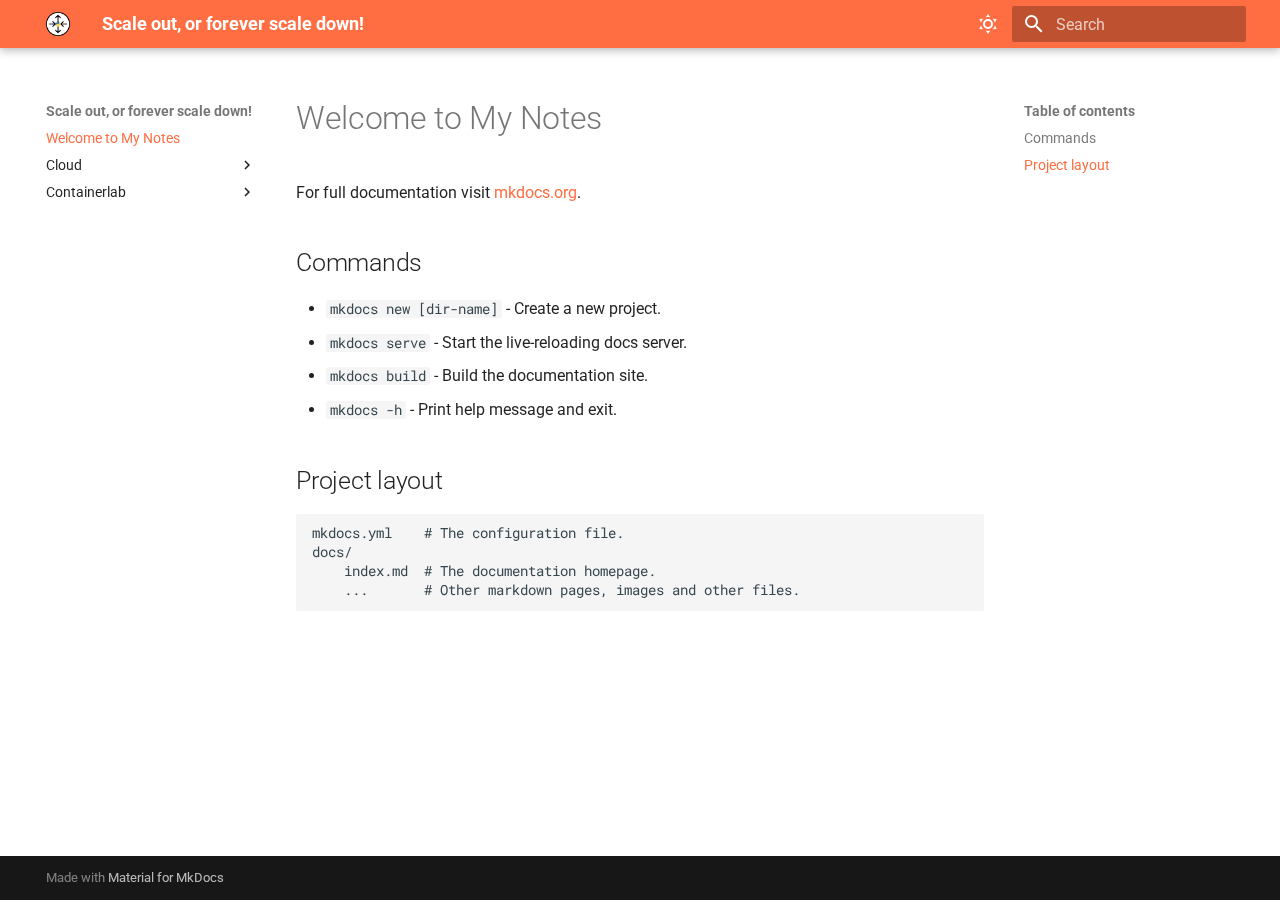
<file: index.html>
<!doctype html>
<html lang="en" class="no-js">
  <head>
    
      <meta charset="utf-8">
      <meta name="viewport" content="width=device-width,initial-scale=1">
      
        <meta name="description" content="mkdocs site to keep my notes">
      
      
      
        <link rel="canonical" href="https://net4fungr.github.io/mynotes/">
      
      
      
        <link rel="next" href="Cloud/multicloud/">
      
      
      <link rel="icon" href="assets/pyrtr.png">
      <meta name="generator" content="mkdocs-1.6.1, mkdocs-material-9.6.8">
    
    
      
        <title>Scale out, or forever scale down!</title>
      
    
    
      <link rel="stylesheet" href="assets/stylesheets/main.8608ea7d.min.css">
      
        
        <link rel="stylesheet" href="assets/stylesheets/palette.06af60db.min.css">
      
      


    
    
      
    
    
      
        
        
        <link rel="preconnect" href="https://fonts.gstatic.com" crossorigin>
        <link rel="stylesheet" href="https://fonts.googleapis.com/css?family=Roboto:300,300i,400,400i,700,700i%7CRoboto+Mono:400,400i,700,700i&display=fallback">
        <style>:root{--md-text-font:"Roboto";--md-code-font:"Roboto Mono"}</style>
      
    
    
      <link rel="stylesheet" href="stylesheets/extra.css">
    
      <link rel="stylesheet" href="stylesheets/gists.css">
    
    <script>__md_scope=new URL(".",location),__md_hash=e=>[...e].reduce(((e,_)=>(e<<5)-e+_.charCodeAt(0)),0),__md_get=(e,_=localStorage,t=__md_scope)=>JSON.parse(_.getItem(t.pathname+"."+e)),__md_set=(e,_,t=localStorage,a=__md_scope)=>{try{t.setItem(a.pathname+"."+e,JSON.stringify(_))}catch(e){}}</script>
    
      

    
    
    
  </head>
  
  
    
    
      
    
    
    
    
    <body dir="ltr" data-md-color-scheme="default" data-md-color-primary="indigo" data-md-color-accent="indigo">
  
    
    <input class="md-toggle" data-md-toggle="drawer" type="checkbox" id="__drawer" autocomplete="off">
    <input class="md-toggle" data-md-toggle="search" type="checkbox" id="__search" autocomplete="off">
    <label class="md-overlay" for="__drawer"></label>
    <div data-md-component="skip">
      
        
        <a href="#welcome-to-my-notes" class="md-skip">
          Skip to content
        </a>
      
    </div>
    <div data-md-component="announce">
      
    </div>
    
    
      

  

<header class="md-header md-header--shadow" data-md-component="header">
  <nav class="md-header__inner md-grid" aria-label="Header">
    <a href="." title="Scale out, or forever scale down!" class="md-header__button md-logo" aria-label="Scale out, or forever scale down!" data-md-component="logo">
      
  <img src="assets/pyrtr.png" alt="logo">

    </a>
    <label class="md-header__button md-icon" for="__drawer">
      
      <svg xmlns="http://www.w3.org/2000/svg" viewBox="0 0 24 24"><path d="M3 6h18v2H3zm0 5h18v2H3zm0 5h18v2H3z"/></svg>
    </label>
    <div class="md-header__title" data-md-component="header-title">
      <div class="md-header__ellipsis">
        <div class="md-header__topic">
          <span class="md-ellipsis">
            Scale out, or forever scale down!
          </span>
        </div>
        <div class="md-header__topic" data-md-component="header-topic">
          <span class="md-ellipsis">
            
              Welcome to My Notes
            
          </span>
        </div>
      </div>
    </div>
    
      
        <form class="md-header__option" data-md-component="palette">
  
    
    
    
    <input class="md-option" data-md-color-media="(prefers-color-scheme)" data-md-color-scheme="default" data-md-color-primary="indigo" data-md-color-accent="indigo"  aria-label="Switch to light mode"  type="radio" name="__palette" id="__palette_0">
    
      <label class="md-header__button md-icon" title="Switch to light mode" for="__palette_1" hidden>
        <svg xmlns="http://www.w3.org/2000/svg" viewBox="0 0 24 24"><path d="M12 7a5 5 0 0 1 5 5 5 5 0 0 1-5 5 5 5 0 0 1-5-5 5 5 0 0 1 5-5m0 2a3 3 0 0 0-3 3 3 3 0 0 0 3 3 3 3 0 0 0 3-3 3 3 0 0 0-3-3m0-7 2.39 3.42C13.65 5.15 12.84 5 12 5s-1.65.15-2.39.42zM3.34 7l4.16-.35A7.2 7.2 0 0 0 5.94 8.5c-.44.74-.69 1.5-.83 2.29zm.02 10 1.76-3.77a7.131 7.131 0 0 0 2.38 4.14zM20.65 7l-1.77 3.79a7.02 7.02 0 0 0-2.38-4.15zm-.01 10-4.14.36c.59-.51 1.12-1.14 1.54-1.86.42-.73.69-1.5.83-2.29zM12 22l-2.41-3.44c.74.27 1.55.44 2.41.44.82 0 1.63-.17 2.37-.44z"/></svg>
      </label>
    
  
    
    
    
    <input class="md-option" data-md-color-media="(prefers-color-scheme: light)" data-md-color-scheme="default" data-md-color-primary="deep-orange" data-md-color-accent="deep-purple"  aria-label="Switch to dark mode"  type="radio" name="__palette" id="__palette_1">
    
      <label class="md-header__button md-icon" title="Switch to dark mode" for="__palette_2" hidden>
        <svg xmlns="http://www.w3.org/2000/svg" viewBox="0 0 24 24"><path d="m17.75 4.09-2.53 1.94.91 3.06-2.63-1.81-2.63 1.81.91-3.06-2.53-1.94L12.44 4l1.06-3 1.06 3zm3.5 6.91-1.64 1.25.59 1.98-1.7-1.17-1.7 1.17.59-1.98L15.75 11l2.06-.05L18.5 9l.69 1.95zm-2.28 4.95c.83-.08 1.72 1.1 1.19 1.85-.32.45-.66.87-1.08 1.27C15.17 23 8.84 23 4.94 19.07c-3.91-3.9-3.91-10.24 0-14.14.4-.4.82-.76 1.27-1.08.75-.53 1.93.36 1.85 1.19-.27 2.86.69 5.83 2.89 8.02a9.96 9.96 0 0 0 8.02 2.89m-1.64 2.02a12.08 12.08 0 0 1-7.8-3.47c-2.17-2.19-3.33-5-3.49-7.82-2.81 3.14-2.7 7.96.31 10.98 3.02 3.01 7.84 3.12 10.98.31"/></svg>
      </label>
    
  
    
    
    
    <input class="md-option" data-md-color-media="(prefers-color-scheme: dark)" data-md-color-scheme="slate" data-md-color-primary="blue-grey" data-md-color-accent="amber"  aria-label="Switch to system preference"  type="radio" name="__palette" id="__palette_2">
    
      <label class="md-header__button md-icon" title="Switch to system preference" for="__palette_0" hidden>
        <svg xmlns="http://www.w3.org/2000/svg" viewBox="0 0 24 24"><path d="m14.3 16-.7-2h-3.2l-.7 2H7.8L11 7h2l3.2 9zM20 8.69V4h-4.69L12 .69 8.69 4H4v4.69L.69 12 4 15.31V20h4.69L12 23.31 15.31 20H20v-4.69L23.31 12zm-9.15 3.96h2.3L12 9z"/></svg>
      </label>
    
  
</form>
      
    
    
      <script>var palette=__md_get("__palette");if(palette&&palette.color){if("(prefers-color-scheme)"===palette.color.media){var media=matchMedia("(prefers-color-scheme: light)"),input=document.querySelector(media.matches?"[data-md-color-media='(prefers-color-scheme: light)']":"[data-md-color-media='(prefers-color-scheme: dark)']");palette.color.media=input.getAttribute("data-md-color-media"),palette.color.scheme=input.getAttribute("data-md-color-scheme"),palette.color.primary=input.getAttribute("data-md-color-primary"),palette.color.accent=input.getAttribute("data-md-color-accent")}for(var[key,value]of Object.entries(palette.color))document.body.setAttribute("data-md-color-"+key,value)}</script>
    
    
    
      <label class="md-header__button md-icon" for="__search">
        
        <svg xmlns="http://www.w3.org/2000/svg" viewBox="0 0 24 24"><path d="M9.5 3A6.5 6.5 0 0 1 16 9.5c0 1.61-.59 3.09-1.56 4.23l.27.27h.79l5 5-1.5 1.5-5-5v-.79l-.27-.27A6.52 6.52 0 0 1 9.5 16 6.5 6.5 0 0 1 3 9.5 6.5 6.5 0 0 1 9.5 3m0 2C7 5 5 7 5 9.5S7 14 9.5 14 14 12 14 9.5 12 5 9.5 5"/></svg>
      </label>
      <div class="md-search" data-md-component="search" role="dialog">
  <label class="md-search__overlay" for="__search"></label>
  <div class="md-search__inner" role="search">
    <form class="md-search__form" name="search">
      <input type="text" class="md-search__input" name="query" aria-label="Search" placeholder="Search" autocapitalize="off" autocorrect="off" autocomplete="off" spellcheck="false" data-md-component="search-query" required>
      <label class="md-search__icon md-icon" for="__search">
        
        <svg xmlns="http://www.w3.org/2000/svg" viewBox="0 0 24 24"><path d="M9.5 3A6.5 6.5 0 0 1 16 9.5c0 1.61-.59 3.09-1.56 4.23l.27.27h.79l5 5-1.5 1.5-5-5v-.79l-.27-.27A6.52 6.52 0 0 1 9.5 16 6.5 6.5 0 0 1 3 9.5 6.5 6.5 0 0 1 9.5 3m0 2C7 5 5 7 5 9.5S7 14 9.5 14 14 12 14 9.5 12 5 9.5 5"/></svg>
        
        <svg xmlns="http://www.w3.org/2000/svg" viewBox="0 0 320 512"><!--! Font Awesome Free 6.7.2 by @fontawesome - https://fontawesome.com License - https://fontawesome.com/license/free (Icons: CC BY 4.0, Fonts: SIL OFL 1.1, Code: MIT License) Copyright 2024 Fonticons, Inc.--><path d="M41.4 233.4c-12.5 12.5-12.5 32.8 0 45.3l160 160c12.5 12.5 32.8 12.5 45.3 0s12.5-32.8 0-45.3L109.3 256l137.3-137.4c12.5-12.5 12.5-32.8 0-45.3s-32.8-12.5-45.3 0l-160 160z"/></svg>
      </label>
      <nav class="md-search__options" aria-label="Search">
        
        <button type="reset" class="md-search__icon md-icon" title="Clear" aria-label="Clear" tabindex="-1">
          
          <svg xmlns="http://www.w3.org/2000/svg" viewBox="0 0 24 24"><path d="M19 6.41 17.59 5 12 10.59 6.41 5 5 6.41 10.59 12 5 17.59 6.41 19 12 13.41 17.59 19 19 17.59 13.41 12z"/></svg>
        </button>
      </nav>
      
    </form>
    <div class="md-search__output">
      <div class="md-search__scrollwrap" tabindex="0" data-md-scrollfix>
        <div class="md-search-result" data-md-component="search-result">
          <div class="md-search-result__meta">
            Initializing search
          </div>
          <ol class="md-search-result__list" role="presentation"></ol>
        </div>
      </div>
    </div>
  </div>
</div>
    
    
  </nav>
  
</header>
    
    <div class="md-container" data-md-component="container">
      
      
        
          
        
      
      <main class="md-main" data-md-component="main">
        <div class="md-main__inner md-grid">
          
            
              
              <div class="md-sidebar md-sidebar--primary" data-md-component="sidebar" data-md-type="navigation" >
                <div class="md-sidebar__scrollwrap">
                  <div class="md-sidebar__inner">
                    



<nav class="md-nav md-nav--primary" aria-label="Navigation" data-md-level="0">
  <label class="md-nav__title" for="__drawer">
    <a href="." title="Scale out, or forever scale down!" class="md-nav__button md-logo" aria-label="Scale out, or forever scale down!" data-md-component="logo">
      
  <img src="assets/pyrtr.png" alt="logo">

    </a>
    Scale out, or forever scale down!
  </label>
  
  <ul class="md-nav__list" data-md-scrollfix>
    
      
      
  
  
    
  
  
  
    <li class="md-nav__item md-nav__item--active">
      
      <input class="md-nav__toggle md-toggle" type="checkbox" id="__toc">
      
      
        
      
      
        <label class="md-nav__link md-nav__link--active" for="__toc">
          
  
  <span class="md-ellipsis">
    Welcome to My Notes
    
  </span>
  

          <span class="md-nav__icon md-icon"></span>
        </label>
      
      <a href="." class="md-nav__link md-nav__link--active">
        
  
  <span class="md-ellipsis">
    Welcome to My Notes
    
  </span>
  

      </a>
      
        

<nav class="md-nav md-nav--secondary" aria-label="Table of contents">
  
  
  
    
  
  
    <label class="md-nav__title" for="__toc">
      <span class="md-nav__icon md-icon"></span>
      Table of contents
    </label>
    <ul class="md-nav__list" data-md-component="toc" data-md-scrollfix>
      
        <li class="md-nav__item">
  <a href="#commands" class="md-nav__link">
    <span class="md-ellipsis">
      Commands
    </span>
  </a>
  
</li>
      
        <li class="md-nav__item">
  <a href="#project-layout" class="md-nav__link">
    <span class="md-ellipsis">
      Project layout
    </span>
  </a>
  
</li>
      
    </ul>
  
</nav>
      
    </li>
  

    
      
      
  
  
  
  
    
    
    
    
    <li class="md-nav__item md-nav__item--nested">
      
        
        
        <input class="md-nav__toggle md-toggle " type="checkbox" id="__nav_2" >
        
          
          <label class="md-nav__link" for="__nav_2" id="__nav_2_label" tabindex="0">
            
  
  <span class="md-ellipsis">
    Cloud
    
  </span>
  

            <span class="md-nav__icon md-icon"></span>
          </label>
        
        <nav class="md-nav" data-md-level="1" aria-labelledby="__nav_2_label" aria-expanded="false">
          <label class="md-nav__title" for="__nav_2">
            <span class="md-nav__icon md-icon"></span>
            Cloud
          </label>
          <ul class="md-nav__list" data-md-scrollfix>
            
              
                
  
  
  
  
    <li class="md-nav__item">
      <a href="Cloud/multicloud/" class="md-nav__link">
        
  
  <span class="md-ellipsis">
    Multi-cloud Terminology
    
  </span>
  

      </a>
    </li>
  

              
            
          </ul>
        </nav>
      
    </li>
  

    
      
      
  
  
  
  
    
    
    
    
    <li class="md-nav__item md-nav__item--nested">
      
        
        
        <input class="md-nav__toggle md-toggle " type="checkbox" id="__nav_3" >
        
          
          <label class="md-nav__link" for="__nav_3" id="__nav_3_label" tabindex="0">
            
  
  <span class="md-ellipsis">
    Containerlab
    
  </span>
  

            <span class="md-nav__icon md-icon"></span>
          </label>
        
        <nav class="md-nav" data-md-level="1" aria-labelledby="__nav_3_label" aria-expanded="false">
          <label class="md-nav__title" for="__nav_3">
            <span class="md-nav__icon md-icon"></span>
            Containerlab
          </label>
          <ul class="md-nav__list" data-md-scrollfix>
            
              
                
  
  
  
  
    <li class="md-nav__item">
      <a href="Containerlab/Cisco_IOL/" class="md-nav__link">
        
  
  <span class="md-ellipsis">
    Cisco IOL
    
  </span>
  

      </a>
    </li>
  

              
            
          </ul>
        </nav>
      
    </li>
  

    
  </ul>
</nav>
                  </div>
                </div>
              </div>
            
            
              
              <div class="md-sidebar md-sidebar--secondary" data-md-component="sidebar" data-md-type="toc" >
                <div class="md-sidebar__scrollwrap">
                  <div class="md-sidebar__inner">
                    

<nav class="md-nav md-nav--secondary" aria-label="Table of contents">
  
  
  
    
  
  
    <label class="md-nav__title" for="__toc">
      <span class="md-nav__icon md-icon"></span>
      Table of contents
    </label>
    <ul class="md-nav__list" data-md-component="toc" data-md-scrollfix>
      
        <li class="md-nav__item">
  <a href="#commands" class="md-nav__link">
    <span class="md-ellipsis">
      Commands
    </span>
  </a>
  
</li>
      
        <li class="md-nav__item">
  <a href="#project-layout" class="md-nav__link">
    <span class="md-ellipsis">
      Project layout
    </span>
  </a>
  
</li>
      
    </ul>
  
</nav>
                  </div>
                </div>
              </div>
            
          
          
            <div class="md-content" data-md-component="content">
              <article class="md-content__inner md-typeset">
                
                  



<h1 id="welcome-to-my-notes">Welcome to My Notes</h1>
<p>For full documentation visit <a href="https://www.mkdocs.org">mkdocs.org</a>.</p>
<h2 id="commands">Commands</h2>
<ul>
<li><code>mkdocs new [dir-name]</code> - Create a new project.</li>
<li><code>mkdocs serve</code> - Start the live-reloading docs server.</li>
<li><code>mkdocs build</code> - Build the documentation site.</li>
<li><code>mkdocs -h</code> - Print help message and exit.</li>
</ul>
<h2 id="project-layout">Project layout</h2>
<pre><code>mkdocs.yml    # The configuration file.
docs/
    index.md  # The documentation homepage.
    ...       # Other markdown pages, images and other files.
</code></pre>












                
              </article>
            </div>
          
          
<script>var target=document.getElementById(location.hash.slice(1));target&&target.name&&(target.checked=target.name.startsWith("__tabbed_"))</script>
        </div>
        
          <button type="button" class="md-top md-icon" data-md-component="top" hidden>
  
  <svg xmlns="http://www.w3.org/2000/svg" viewBox="0 0 24 24"><path d="M13 20h-2V8l-5.5 5.5-1.42-1.42L12 4.16l7.92 7.92-1.42 1.42L13 8z"/></svg>
  Back to top
</button>
        
      </main>
      
        <footer class="md-footer">
  
  <div class="md-footer-meta md-typeset">
    <div class="md-footer-meta__inner md-grid">
      <div class="md-copyright">
  
  
    Made with
    <a href="https://squidfunk.github.io/mkdocs-material/" target="_blank" rel="noopener">
      Material for MkDocs
    </a>
  
</div>
      
    </div>
  </div>
</footer>
      
    </div>
    <div class="md-dialog" data-md-component="dialog">
      <div class="md-dialog__inner md-typeset"></div>
    </div>
    
    
    <script id="__config" type="application/json">{"base": ".", "features": ["navigation.tracking", "navigation.top"], "search": "assets/javascripts/workers/search.f8cc74c7.min.js", "translations": {"clipboard.copied": "Copied to clipboard", "clipboard.copy": "Copy to clipboard", "search.result.more.one": "1 more on this page", "search.result.more.other": "# more on this page", "search.result.none": "No matching documents", "search.result.one": "1 matching document", "search.result.other": "# matching documents", "search.result.placeholder": "Type to start searching", "search.result.term.missing": "Missing", "select.version": "Select version"}}</script>
    
    
      <script src="assets/javascripts/bundle.c8b220af.min.js"></script>
      
    
  </body>
</html>
</file>
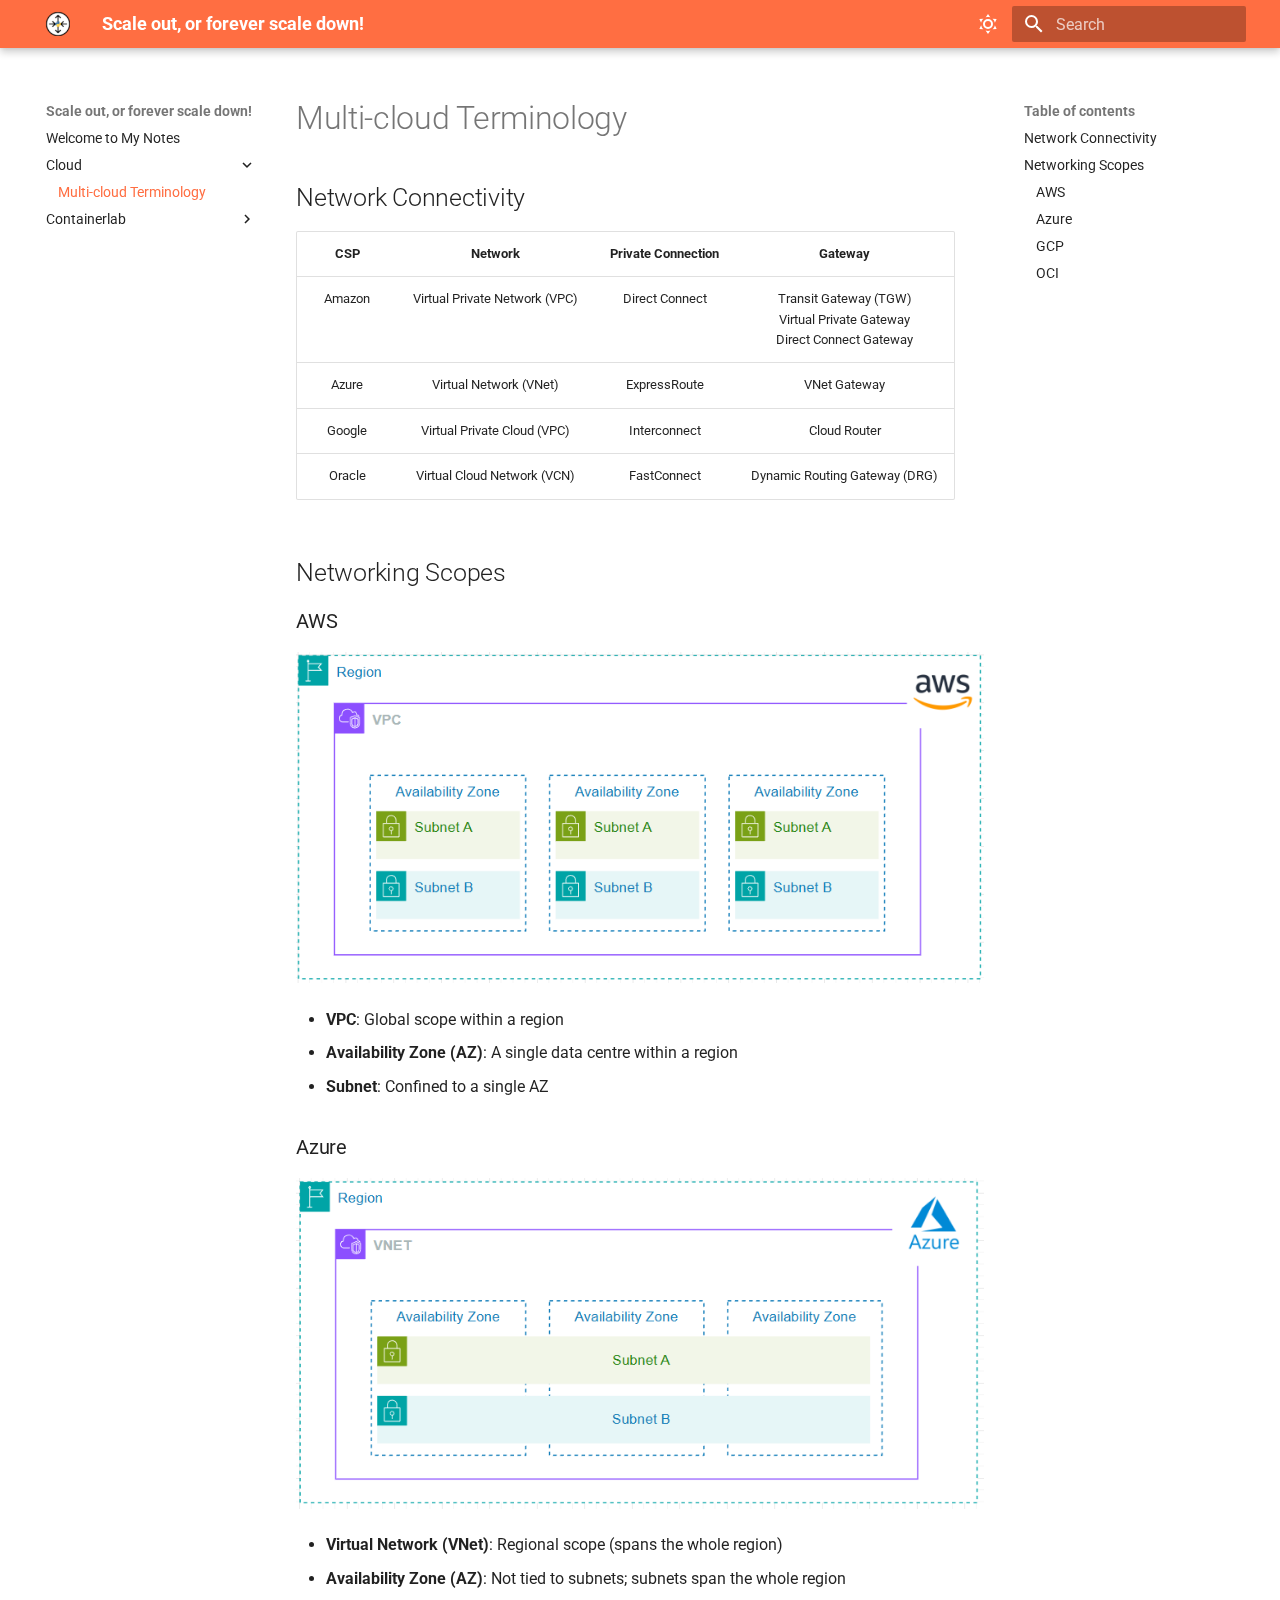
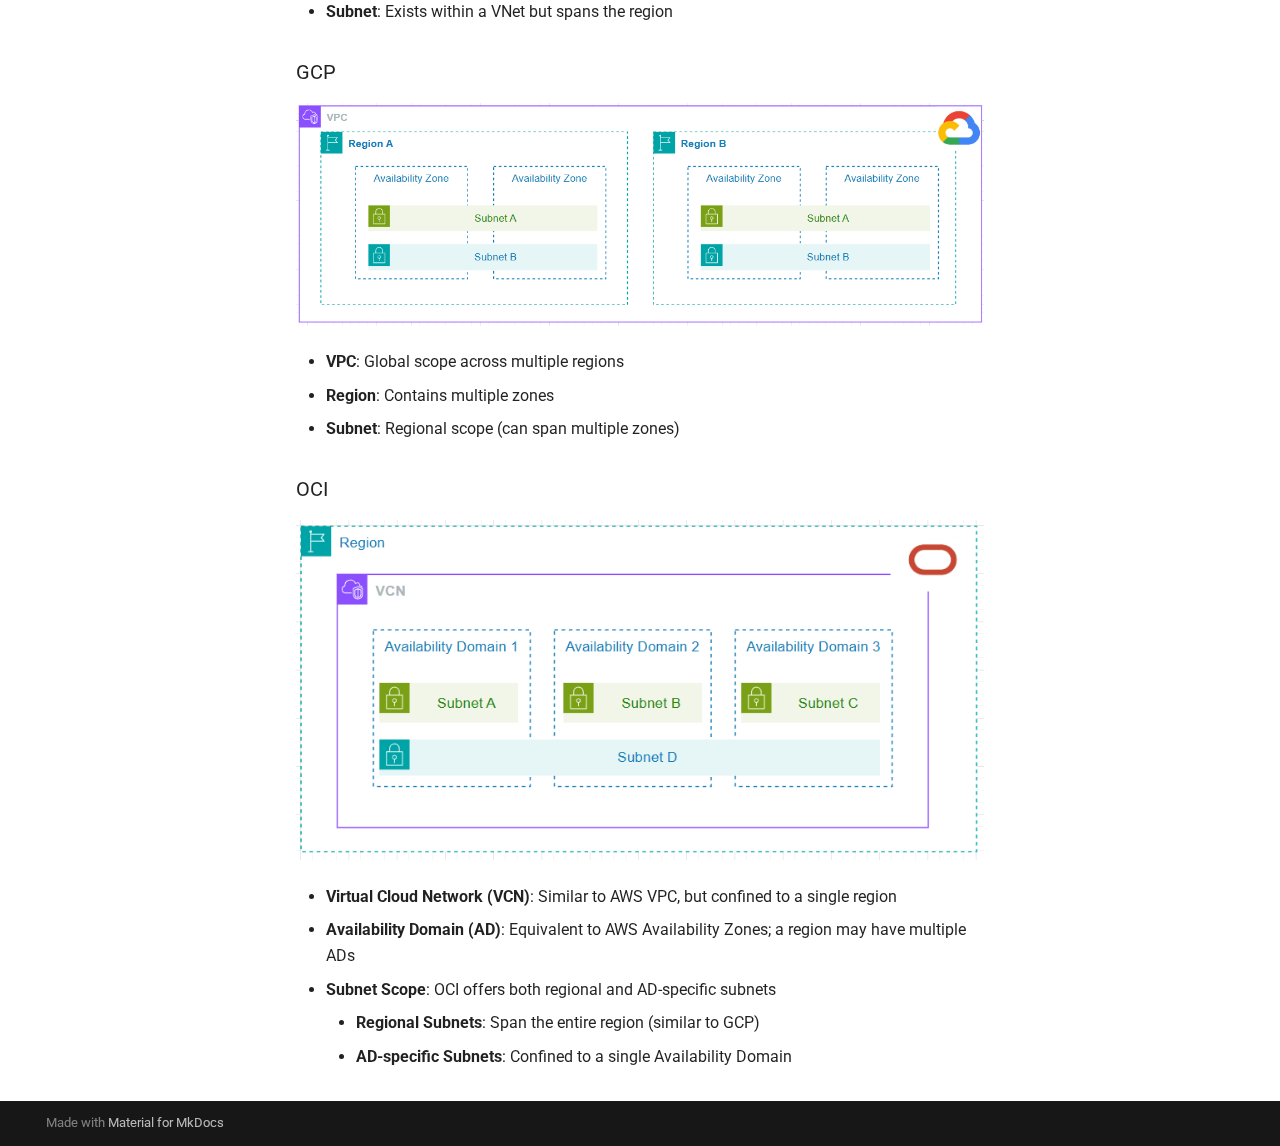
<file: Cloud/multicloud/index.html>
<!doctype html>
<html lang="en" class="no-js">
  <head>
    
      <meta charset="utf-8">
      <meta name="viewport" content="width=device-width,initial-scale=1">
      
        <meta name="description" content="mkdocs site to keep my notes">
      
      
      
        <link rel="canonical" href="https://net4fungr.github.io/mynotes/Cloud/multicloud/">
      
      
        <link rel="prev" href="../..">
      
      
        <link rel="next" href="../../Containerlab/Cisco_IOL/">
      
      
      <link rel="icon" href="../../assets/pyrtr.png">
      <meta name="generator" content="mkdocs-1.6.1, mkdocs-material-9.6.8">
    
    
      
        <title>Multi-cloud Terminology - Scale out, or forever scale down!</title>
      
    
    
      <link rel="stylesheet" href="../../assets/stylesheets/main.8608ea7d.min.css">
      
        
        <link rel="stylesheet" href="../../assets/stylesheets/palette.06af60db.min.css">
      
      


    
    
      
    
    
      
        
        
        <link rel="preconnect" href="https://fonts.gstatic.com" crossorigin>
        <link rel="stylesheet" href="https://fonts.googleapis.com/css?family=Roboto:300,300i,400,400i,700,700i%7CRoboto+Mono:400,400i,700,700i&display=fallback">
        <style>:root{--md-text-font:"Roboto";--md-code-font:"Roboto Mono"}</style>
      
    
    
      <link rel="stylesheet" href="../../stylesheets/extra.css">
    
      <link rel="stylesheet" href="../../stylesheets/gists.css">
    
    <script>__md_scope=new URL("../..",location),__md_hash=e=>[...e].reduce(((e,_)=>(e<<5)-e+_.charCodeAt(0)),0),__md_get=(e,_=localStorage,t=__md_scope)=>JSON.parse(_.getItem(t.pathname+"."+e)),__md_set=(e,_,t=localStorage,a=__md_scope)=>{try{t.setItem(a.pathname+"."+e,JSON.stringify(_))}catch(e){}}</script>
    
      

    
    
    
  </head>
  
  
    
    
      
    
    
    
    
    <body dir="ltr" data-md-color-scheme="default" data-md-color-primary="indigo" data-md-color-accent="indigo">
  
    
    <input class="md-toggle" data-md-toggle="drawer" type="checkbox" id="__drawer" autocomplete="off">
    <input class="md-toggle" data-md-toggle="search" type="checkbox" id="__search" autocomplete="off">
    <label class="md-overlay" for="__drawer"></label>
    <div data-md-component="skip">
      
        
        <a href="#multi-cloud-terminology" class="md-skip">
          Skip to content
        </a>
      
    </div>
    <div data-md-component="announce">
      
    </div>
    
    
      

  

<header class="md-header md-header--shadow" data-md-component="header">
  <nav class="md-header__inner md-grid" aria-label="Header">
    <a href="../.." title="Scale out, or forever scale down!" class="md-header__button md-logo" aria-label="Scale out, or forever scale down!" data-md-component="logo">
      
  <img src="../../assets/pyrtr.png" alt="logo">

    </a>
    <label class="md-header__button md-icon" for="__drawer">
      
      <svg xmlns="http://www.w3.org/2000/svg" viewBox="0 0 24 24"><path d="M3 6h18v2H3zm0 5h18v2H3zm0 5h18v2H3z"/></svg>
    </label>
    <div class="md-header__title" data-md-component="header-title">
      <div class="md-header__ellipsis">
        <div class="md-header__topic">
          <span class="md-ellipsis">
            Scale out, or forever scale down!
          </span>
        </div>
        <div class="md-header__topic" data-md-component="header-topic">
          <span class="md-ellipsis">
            
              Multi-cloud Terminology
            
          </span>
        </div>
      </div>
    </div>
    
      
        <form class="md-header__option" data-md-component="palette">
  
    
    
    
    <input class="md-option" data-md-color-media="(prefers-color-scheme)" data-md-color-scheme="default" data-md-color-primary="indigo" data-md-color-accent="indigo"  aria-label="Switch to light mode"  type="radio" name="__palette" id="__palette_0">
    
      <label class="md-header__button md-icon" title="Switch to light mode" for="__palette_1" hidden>
        <svg xmlns="http://www.w3.org/2000/svg" viewBox="0 0 24 24"><path d="M12 7a5 5 0 0 1 5 5 5 5 0 0 1-5 5 5 5 0 0 1-5-5 5 5 0 0 1 5-5m0 2a3 3 0 0 0-3 3 3 3 0 0 0 3 3 3 3 0 0 0 3-3 3 3 0 0 0-3-3m0-7 2.39 3.42C13.65 5.15 12.84 5 12 5s-1.65.15-2.39.42zM3.34 7l4.16-.35A7.2 7.2 0 0 0 5.94 8.5c-.44.74-.69 1.5-.83 2.29zm.02 10 1.76-3.77a7.131 7.131 0 0 0 2.38 4.14zM20.65 7l-1.77 3.79a7.02 7.02 0 0 0-2.38-4.15zm-.01 10-4.14.36c.59-.51 1.12-1.14 1.54-1.86.42-.73.69-1.5.83-2.29zM12 22l-2.41-3.44c.74.27 1.55.44 2.41.44.82 0 1.63-.17 2.37-.44z"/></svg>
      </label>
    
  
    
    
    
    <input class="md-option" data-md-color-media="(prefers-color-scheme: light)" data-md-color-scheme="default" data-md-color-primary="deep-orange" data-md-color-accent="deep-purple"  aria-label="Switch to dark mode"  type="radio" name="__palette" id="__palette_1">
    
      <label class="md-header__button md-icon" title="Switch to dark mode" for="__palette_2" hidden>
        <svg xmlns="http://www.w3.org/2000/svg" viewBox="0 0 24 24"><path d="m17.75 4.09-2.53 1.94.91 3.06-2.63-1.81-2.63 1.81.91-3.06-2.53-1.94L12.44 4l1.06-3 1.06 3zm3.5 6.91-1.64 1.25.59 1.98-1.7-1.17-1.7 1.17.59-1.98L15.75 11l2.06-.05L18.5 9l.69 1.95zm-2.28 4.95c.83-.08 1.72 1.1 1.19 1.85-.32.45-.66.87-1.08 1.27C15.17 23 8.84 23 4.94 19.07c-3.91-3.9-3.91-10.24 0-14.14.4-.4.82-.76 1.27-1.08.75-.53 1.93.36 1.85 1.19-.27 2.86.69 5.83 2.89 8.02a9.96 9.96 0 0 0 8.02 2.89m-1.64 2.02a12.08 12.08 0 0 1-7.8-3.47c-2.17-2.19-3.33-5-3.49-7.82-2.81 3.14-2.7 7.96.31 10.98 3.02 3.01 7.84 3.12 10.98.31"/></svg>
      </label>
    
  
    
    
    
    <input class="md-option" data-md-color-media="(prefers-color-scheme: dark)" data-md-color-scheme="slate" data-md-color-primary="blue-grey" data-md-color-accent="amber"  aria-label="Switch to system preference"  type="radio" name="__palette" id="__palette_2">
    
      <label class="md-header__button md-icon" title="Switch to system preference" for="__palette_0" hidden>
        <svg xmlns="http://www.w3.org/2000/svg" viewBox="0 0 24 24"><path d="m14.3 16-.7-2h-3.2l-.7 2H7.8L11 7h2l3.2 9zM20 8.69V4h-4.69L12 .69 8.69 4H4v4.69L.69 12 4 15.31V20h4.69L12 23.31 15.31 20H20v-4.69L23.31 12zm-9.15 3.96h2.3L12 9z"/></svg>
      </label>
    
  
</form>
      
    
    
      <script>var palette=__md_get("__palette");if(palette&&palette.color){if("(prefers-color-scheme)"===palette.color.media){var media=matchMedia("(prefers-color-scheme: light)"),input=document.querySelector(media.matches?"[data-md-color-media='(prefers-color-scheme: light)']":"[data-md-color-media='(prefers-color-scheme: dark)']");palette.color.media=input.getAttribute("data-md-color-media"),palette.color.scheme=input.getAttribute("data-md-color-scheme"),palette.color.primary=input.getAttribute("data-md-color-primary"),palette.color.accent=input.getAttribute("data-md-color-accent")}for(var[key,value]of Object.entries(palette.color))document.body.setAttribute("data-md-color-"+key,value)}</script>
    
    
    
      <label class="md-header__button md-icon" for="__search">
        
        <svg xmlns="http://www.w3.org/2000/svg" viewBox="0 0 24 24"><path d="M9.5 3A6.5 6.5 0 0 1 16 9.5c0 1.61-.59 3.09-1.56 4.23l.27.27h.79l5 5-1.5 1.5-5-5v-.79l-.27-.27A6.52 6.52 0 0 1 9.5 16 6.5 6.5 0 0 1 3 9.5 6.5 6.5 0 0 1 9.5 3m0 2C7 5 5 7 5 9.5S7 14 9.5 14 14 12 14 9.5 12 5 9.5 5"/></svg>
      </label>
      <div class="md-search" data-md-component="search" role="dialog">
  <label class="md-search__overlay" for="__search"></label>
  <div class="md-search__inner" role="search">
    <form class="md-search__form" name="search">
      <input type="text" class="md-search__input" name="query" aria-label="Search" placeholder="Search" autocapitalize="off" autocorrect="off" autocomplete="off" spellcheck="false" data-md-component="search-query" required>
      <label class="md-search__icon md-icon" for="__search">
        
        <svg xmlns="http://www.w3.org/2000/svg" viewBox="0 0 24 24"><path d="M9.5 3A6.5 6.5 0 0 1 16 9.5c0 1.61-.59 3.09-1.56 4.23l.27.27h.79l5 5-1.5 1.5-5-5v-.79l-.27-.27A6.52 6.52 0 0 1 9.5 16 6.5 6.5 0 0 1 3 9.5 6.5 6.5 0 0 1 9.5 3m0 2C7 5 5 7 5 9.5S7 14 9.5 14 14 12 14 9.5 12 5 9.5 5"/></svg>
        
        <svg xmlns="http://www.w3.org/2000/svg" viewBox="0 0 320 512"><!--! Font Awesome Free 6.7.2 by @fontawesome - https://fontawesome.com License - https://fontawesome.com/license/free (Icons: CC BY 4.0, Fonts: SIL OFL 1.1, Code: MIT License) Copyright 2024 Fonticons, Inc.--><path d="M41.4 233.4c-12.5 12.5-12.5 32.8 0 45.3l160 160c12.5 12.5 32.8 12.5 45.3 0s12.5-32.8 0-45.3L109.3 256l137.3-137.4c12.5-12.5 12.5-32.8 0-45.3s-32.8-12.5-45.3 0l-160 160z"/></svg>
      </label>
      <nav class="md-search__options" aria-label="Search">
        
        <button type="reset" class="md-search__icon md-icon" title="Clear" aria-label="Clear" tabindex="-1">
          
          <svg xmlns="http://www.w3.org/2000/svg" viewBox="0 0 24 24"><path d="M19 6.41 17.59 5 12 10.59 6.41 5 5 6.41 10.59 12 5 17.59 6.41 19 12 13.41 17.59 19 19 17.59 13.41 12z"/></svg>
        </button>
      </nav>
      
    </form>
    <div class="md-search__output">
      <div class="md-search__scrollwrap" tabindex="0" data-md-scrollfix>
        <div class="md-search-result" data-md-component="search-result">
          <div class="md-search-result__meta">
            Initializing search
          </div>
          <ol class="md-search-result__list" role="presentation"></ol>
        </div>
      </div>
    </div>
  </div>
</div>
    
    
  </nav>
  
</header>
    
    <div class="md-container" data-md-component="container">
      
      
        
          
        
      
      <main class="md-main" data-md-component="main">
        <div class="md-main__inner md-grid">
          
            
              
              <div class="md-sidebar md-sidebar--primary" data-md-component="sidebar" data-md-type="navigation" >
                <div class="md-sidebar__scrollwrap">
                  <div class="md-sidebar__inner">
                    



<nav class="md-nav md-nav--primary" aria-label="Navigation" data-md-level="0">
  <label class="md-nav__title" for="__drawer">
    <a href="../.." title="Scale out, or forever scale down!" class="md-nav__button md-logo" aria-label="Scale out, or forever scale down!" data-md-component="logo">
      
  <img src="../../assets/pyrtr.png" alt="logo">

    </a>
    Scale out, or forever scale down!
  </label>
  
  <ul class="md-nav__list" data-md-scrollfix>
    
      
      
  
  
  
  
    <li class="md-nav__item">
      <a href="../.." class="md-nav__link">
        
  
  <span class="md-ellipsis">
    Welcome to My Notes
    
  </span>
  

      </a>
    </li>
  

    
      
      
  
  
    
  
  
  
    
    
    
    
    <li class="md-nav__item md-nav__item--active md-nav__item--nested">
      
        
        
        <input class="md-nav__toggle md-toggle " type="checkbox" id="__nav_2" checked>
        
          
          <label class="md-nav__link" for="__nav_2" id="__nav_2_label" tabindex="0">
            
  
  <span class="md-ellipsis">
    Cloud
    
  </span>
  

            <span class="md-nav__icon md-icon"></span>
          </label>
        
        <nav class="md-nav" data-md-level="1" aria-labelledby="__nav_2_label" aria-expanded="true">
          <label class="md-nav__title" for="__nav_2">
            <span class="md-nav__icon md-icon"></span>
            Cloud
          </label>
          <ul class="md-nav__list" data-md-scrollfix>
            
              
                
  
  
    
  
  
  
    <li class="md-nav__item md-nav__item--active">
      
      <input class="md-nav__toggle md-toggle" type="checkbox" id="__toc">
      
      
        
      
      
        <label class="md-nav__link md-nav__link--active" for="__toc">
          
  
  <span class="md-ellipsis">
    Multi-cloud Terminology
    
  </span>
  

          <span class="md-nav__icon md-icon"></span>
        </label>
      
      <a href="./" class="md-nav__link md-nav__link--active">
        
  
  <span class="md-ellipsis">
    Multi-cloud Terminology
    
  </span>
  

      </a>
      
        

<nav class="md-nav md-nav--secondary" aria-label="Table of contents">
  
  
  
    
  
  
    <label class="md-nav__title" for="__toc">
      <span class="md-nav__icon md-icon"></span>
      Table of contents
    </label>
    <ul class="md-nav__list" data-md-component="toc" data-md-scrollfix>
      
        <li class="md-nav__item">
  <a href="#network-connectivity" class="md-nav__link">
    <span class="md-ellipsis">
      Network Connectivity
    </span>
  </a>
  
</li>
      
        <li class="md-nav__item">
  <a href="#networking-scopes" class="md-nav__link">
    <span class="md-ellipsis">
      Networking Scopes
    </span>
  </a>
  
    <nav class="md-nav" aria-label="Networking Scopes">
      <ul class="md-nav__list">
        
          <li class="md-nav__item">
  <a href="#aws" class="md-nav__link">
    <span class="md-ellipsis">
      AWS
    </span>
  </a>
  
</li>
        
          <li class="md-nav__item">
  <a href="#azure" class="md-nav__link">
    <span class="md-ellipsis">
      Azure
    </span>
  </a>
  
</li>
        
          <li class="md-nav__item">
  <a href="#gcp" class="md-nav__link">
    <span class="md-ellipsis">
      GCP
    </span>
  </a>
  
</li>
        
          <li class="md-nav__item">
  <a href="#oci" class="md-nav__link">
    <span class="md-ellipsis">
      OCI
    </span>
  </a>
  
</li>
        
      </ul>
    </nav>
  
</li>
      
    </ul>
  
</nav>
      
    </li>
  

              
            
          </ul>
        </nav>
      
    </li>
  

    
      
      
  
  
  
  
    
    
    
    
    <li class="md-nav__item md-nav__item--nested">
      
        
        
        <input class="md-nav__toggle md-toggle " type="checkbox" id="__nav_3" >
        
          
          <label class="md-nav__link" for="__nav_3" id="__nav_3_label" tabindex="0">
            
  
  <span class="md-ellipsis">
    Containerlab
    
  </span>
  

            <span class="md-nav__icon md-icon"></span>
          </label>
        
        <nav class="md-nav" data-md-level="1" aria-labelledby="__nav_3_label" aria-expanded="false">
          <label class="md-nav__title" for="__nav_3">
            <span class="md-nav__icon md-icon"></span>
            Containerlab
          </label>
          <ul class="md-nav__list" data-md-scrollfix>
            
              
                
  
  
  
  
    <li class="md-nav__item">
      <a href="../../Containerlab/Cisco_IOL/" class="md-nav__link">
        
  
  <span class="md-ellipsis">
    Cisco IOL
    
  </span>
  

      </a>
    </li>
  

              
            
          </ul>
        </nav>
      
    </li>
  

    
  </ul>
</nav>
                  </div>
                </div>
              </div>
            
            
              
              <div class="md-sidebar md-sidebar--secondary" data-md-component="sidebar" data-md-type="toc" >
                <div class="md-sidebar__scrollwrap">
                  <div class="md-sidebar__inner">
                    

<nav class="md-nav md-nav--secondary" aria-label="Table of contents">
  
  
  
    
  
  
    <label class="md-nav__title" for="__toc">
      <span class="md-nav__icon md-icon"></span>
      Table of contents
    </label>
    <ul class="md-nav__list" data-md-component="toc" data-md-scrollfix>
      
        <li class="md-nav__item">
  <a href="#network-connectivity" class="md-nav__link">
    <span class="md-ellipsis">
      Network Connectivity
    </span>
  </a>
  
</li>
      
        <li class="md-nav__item">
  <a href="#networking-scopes" class="md-nav__link">
    <span class="md-ellipsis">
      Networking Scopes
    </span>
  </a>
  
    <nav class="md-nav" aria-label="Networking Scopes">
      <ul class="md-nav__list">
        
          <li class="md-nav__item">
  <a href="#aws" class="md-nav__link">
    <span class="md-ellipsis">
      AWS
    </span>
  </a>
  
</li>
        
          <li class="md-nav__item">
  <a href="#azure" class="md-nav__link">
    <span class="md-ellipsis">
      Azure
    </span>
  </a>
  
</li>
        
          <li class="md-nav__item">
  <a href="#gcp" class="md-nav__link">
    <span class="md-ellipsis">
      GCP
    </span>
  </a>
  
</li>
        
          <li class="md-nav__item">
  <a href="#oci" class="md-nav__link">
    <span class="md-ellipsis">
      OCI
    </span>
  </a>
  
</li>
        
      </ul>
    </nav>
  
</li>
      
    </ul>
  
</nav>
                  </div>
                </div>
              </div>
            
          
          
            <div class="md-content" data-md-component="content">
              <article class="md-content__inner md-typeset">
                
                  



<h1 id="multi-cloud-terminology">Multi-cloud Terminology</h1>
<h2 id="network-connectivity">Network Connectivity</h2>
<table>
<thead>
<tr>
<th style="text-align: center;">CSP</th>
<th style="text-align: center;">Network</th>
<th style="text-align: center;">Private Connection</th>
<th style="text-align: center;">Gateway</th>
</tr>
</thead>
<tbody>
<tr>
<td style="text-align: center;">Amazon</td>
<td style="text-align: center;">Virtual Private Network (VPC)</td>
<td style="text-align: center;">Direct Connect</td>
<td style="text-align: center;">Transit Gateway (TGW)<br>Virtual Private Gateway<br>Direct Connect Gateway</td>
</tr>
<tr>
<td style="text-align: center;">Azure</td>
<td style="text-align: center;">Virtual Network (VNet)</td>
<td style="text-align: center;">ExpressRoute</td>
<td style="text-align: center;">VNet Gateway</td>
</tr>
<tr>
<td style="text-align: center;">Google</td>
<td style="text-align: center;">Virtual Private Cloud (VPC)</td>
<td style="text-align: center;">Interconnect</td>
<td style="text-align: center;">Cloud Router</td>
</tr>
<tr>
<td style="text-align: center;">Oracle</td>
<td style="text-align: center;">Virtual Cloud Network (VCN)</td>
<td style="text-align: center;">FastConnect</td>
<td style="text-align: center;">Dynamic Routing Gateway (DRG)</td>
</tr>
</tbody>
</table>
<h2 id="networking-scopes">Networking Scopes</h2>
<h3 id="aws">AWS</h3>
<p><img alt="" src="../awsscope.png" /></p>
<ul>
<li><strong>VPC</strong>: Global scope within a region</li>
<li><strong>Availability Zone (AZ)</strong>: A single data centre within a region</li>
<li><strong>Subnet</strong>: Confined to a single AZ</li>
</ul>
<h3 id="azure">Azure</h3>
<p><img alt="" src="../azscope.png" /></p>
<ul>
<li><strong>Virtual Network (VNet)</strong>: Regional scope (spans the whole region)</li>
<li><strong>Availability Zone (AZ)</strong>: Not tied to subnets; subnets span the whole region</li>
<li><strong>Subnet</strong>: Exists within a VNet but spans the region</li>
</ul>
<h3 id="gcp">GCP</h3>
<p><img alt="fsfsdf" src="../gcpscope.png" /></p>
<ul>
<li><strong>VPC</strong>: Global scope across multiple regions</li>
<li><strong>Region</strong>: Contains multiple zones</li>
<li><strong>Subnet</strong>: Regional scope (can span multiple zones)</li>
</ul>
<h3 id="oci">OCI</h3>
<p><img alt="" src="../ociscope.png" /></p>
<ul>
<li><strong>Virtual Cloud Network (VCN)</strong>: Similar to AWS VPC, but confined to a single region</li>
<li><strong>Availability Domain (AD)</strong>: Equivalent to AWS Availability Zones; a region may have multiple ADs</li>
<li><strong>Subnet Scope</strong>: OCI offers both regional and AD-specific subnets<ul>
<li><strong>Regional Subnets</strong>: Span the entire region (similar to GCP)</li>
<li><strong>AD-specific Subnets</strong>: Confined to a single Availability Domain</li>
</ul>
</li>
</ul>












                
              </article>
            </div>
          
          
<script>var target=document.getElementById(location.hash.slice(1));target&&target.name&&(target.checked=target.name.startsWith("__tabbed_"))</script>
        </div>
        
          <button type="button" class="md-top md-icon" data-md-component="top" hidden>
  
  <svg xmlns="http://www.w3.org/2000/svg" viewBox="0 0 24 24"><path d="M13 20h-2V8l-5.5 5.5-1.42-1.42L12 4.16l7.92 7.92-1.42 1.42L13 8z"/></svg>
  Back to top
</button>
        
      </main>
      
        <footer class="md-footer">
  
  <div class="md-footer-meta md-typeset">
    <div class="md-footer-meta__inner md-grid">
      <div class="md-copyright">
  
  
    Made with
    <a href="https://squidfunk.github.io/mkdocs-material/" target="_blank" rel="noopener">
      Material for MkDocs
    </a>
  
</div>
      
    </div>
  </div>
</footer>
      
    </div>
    <div class="md-dialog" data-md-component="dialog">
      <div class="md-dialog__inner md-typeset"></div>
    </div>
    
    
    <script id="__config" type="application/json">{"base": "../..", "features": ["navigation.tracking", "navigation.top"], "search": "../../assets/javascripts/workers/search.f8cc74c7.min.js", "translations": {"clipboard.copied": "Copied to clipboard", "clipboard.copy": "Copy to clipboard", "search.result.more.one": "1 more on this page", "search.result.more.other": "# more on this page", "search.result.none": "No matching documents", "search.result.one": "1 matching document", "search.result.other": "# matching documents", "search.result.placeholder": "Type to start searching", "search.result.term.missing": "Missing", "select.version": "Select version"}}</script>
    
    
      <script src="../../assets/javascripts/bundle.c8b220af.min.js"></script>
      
    
  </body>
</html>
</file>
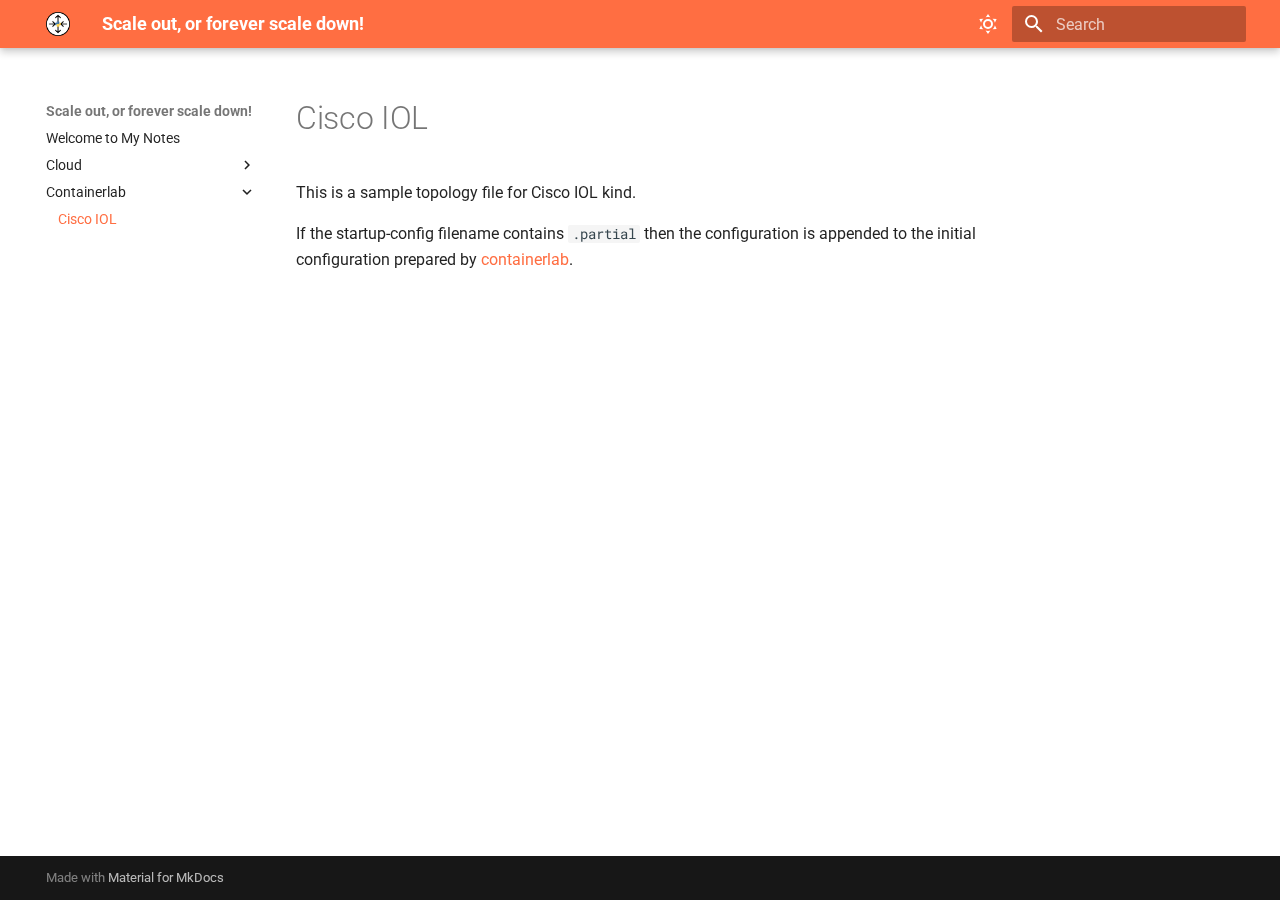
<file: Containerlab/Cisco_IOL/index.html>
<!doctype html>
<html lang="en" class="no-js">
  <head>
    
      <meta charset="utf-8">
      <meta name="viewport" content="width=device-width,initial-scale=1">
      
        <meta name="description" content="mkdocs site to keep my notes">
      
      
      
        <link rel="canonical" href="https://net4fungr.github.io/mynotes/Containerlab/Cisco_IOL/">
      
      
        <link rel="prev" href="../../Cloud/multicloud/">
      
      
      
      <link rel="icon" href="../../assets/pyrtr.png">
      <meta name="generator" content="mkdocs-1.6.1, mkdocs-material-9.6.8">
    
    
      
        <title>Cisco IOL - Scale out, or forever scale down!</title>
      
    
    
      <link rel="stylesheet" href="../../assets/stylesheets/main.8608ea7d.min.css">
      
        
        <link rel="stylesheet" href="../../assets/stylesheets/palette.06af60db.min.css">
      
      


    
    
      
    
    
      
        
        
        <link rel="preconnect" href="https://fonts.gstatic.com" crossorigin>
        <link rel="stylesheet" href="https://fonts.googleapis.com/css?family=Roboto:300,300i,400,400i,700,700i%7CRoboto+Mono:400,400i,700,700i&display=fallback">
        <style>:root{--md-text-font:"Roboto";--md-code-font:"Roboto Mono"}</style>
      
    
    
      <link rel="stylesheet" href="../../stylesheets/extra.css">
    
      <link rel="stylesheet" href="../../stylesheets/gists.css">
    
    <script>__md_scope=new URL("../..",location),__md_hash=e=>[...e].reduce(((e,_)=>(e<<5)-e+_.charCodeAt(0)),0),__md_get=(e,_=localStorage,t=__md_scope)=>JSON.parse(_.getItem(t.pathname+"."+e)),__md_set=(e,_,t=localStorage,a=__md_scope)=>{try{t.setItem(a.pathname+"."+e,JSON.stringify(_))}catch(e){}}</script>
    
      

    
    
    
  </head>
  
  
    
    
      
    
    
    
    
    <body dir="ltr" data-md-color-scheme="default" data-md-color-primary="indigo" data-md-color-accent="indigo">
  
    
    <input class="md-toggle" data-md-toggle="drawer" type="checkbox" id="__drawer" autocomplete="off">
    <input class="md-toggle" data-md-toggle="search" type="checkbox" id="__search" autocomplete="off">
    <label class="md-overlay" for="__drawer"></label>
    <div data-md-component="skip">
      
        
        <a href="#cisco-iol" class="md-skip">
          Skip to content
        </a>
      
    </div>
    <div data-md-component="announce">
      
    </div>
    
    
      

  

<header class="md-header md-header--shadow" data-md-component="header">
  <nav class="md-header__inner md-grid" aria-label="Header">
    <a href="../.." title="Scale out, or forever scale down!" class="md-header__button md-logo" aria-label="Scale out, or forever scale down!" data-md-component="logo">
      
  <img src="../../assets/pyrtr.png" alt="logo">

    </a>
    <label class="md-header__button md-icon" for="__drawer">
      
      <svg xmlns="http://www.w3.org/2000/svg" viewBox="0 0 24 24"><path d="M3 6h18v2H3zm0 5h18v2H3zm0 5h18v2H3z"/></svg>
    </label>
    <div class="md-header__title" data-md-component="header-title">
      <div class="md-header__ellipsis">
        <div class="md-header__topic">
          <span class="md-ellipsis">
            Scale out, or forever scale down!
          </span>
        </div>
        <div class="md-header__topic" data-md-component="header-topic">
          <span class="md-ellipsis">
            
              Cisco IOL
            
          </span>
        </div>
      </div>
    </div>
    
      
        <form class="md-header__option" data-md-component="palette">
  
    
    
    
    <input class="md-option" data-md-color-media="(prefers-color-scheme)" data-md-color-scheme="default" data-md-color-primary="indigo" data-md-color-accent="indigo"  aria-label="Switch to light mode"  type="radio" name="__palette" id="__palette_0">
    
      <label class="md-header__button md-icon" title="Switch to light mode" for="__palette_1" hidden>
        <svg xmlns="http://www.w3.org/2000/svg" viewBox="0 0 24 24"><path d="M12 7a5 5 0 0 1 5 5 5 5 0 0 1-5 5 5 5 0 0 1-5-5 5 5 0 0 1 5-5m0 2a3 3 0 0 0-3 3 3 3 0 0 0 3 3 3 3 0 0 0 3-3 3 3 0 0 0-3-3m0-7 2.39 3.42C13.65 5.15 12.84 5 12 5s-1.65.15-2.39.42zM3.34 7l4.16-.35A7.2 7.2 0 0 0 5.94 8.5c-.44.74-.69 1.5-.83 2.29zm.02 10 1.76-3.77a7.131 7.131 0 0 0 2.38 4.14zM20.65 7l-1.77 3.79a7.02 7.02 0 0 0-2.38-4.15zm-.01 10-4.14.36c.59-.51 1.12-1.14 1.54-1.86.42-.73.69-1.5.83-2.29zM12 22l-2.41-3.44c.74.27 1.55.44 2.41.44.82 0 1.63-.17 2.37-.44z"/></svg>
      </label>
    
  
    
    
    
    <input class="md-option" data-md-color-media="(prefers-color-scheme: light)" data-md-color-scheme="default" data-md-color-primary="deep-orange" data-md-color-accent="deep-purple"  aria-label="Switch to dark mode"  type="radio" name="__palette" id="__palette_1">
    
      <label class="md-header__button md-icon" title="Switch to dark mode" for="__palette_2" hidden>
        <svg xmlns="http://www.w3.org/2000/svg" viewBox="0 0 24 24"><path d="m17.75 4.09-2.53 1.94.91 3.06-2.63-1.81-2.63 1.81.91-3.06-2.53-1.94L12.44 4l1.06-3 1.06 3zm3.5 6.91-1.64 1.25.59 1.98-1.7-1.17-1.7 1.17.59-1.98L15.75 11l2.06-.05L18.5 9l.69 1.95zm-2.28 4.95c.83-.08 1.72 1.1 1.19 1.85-.32.45-.66.87-1.08 1.27C15.17 23 8.84 23 4.94 19.07c-3.91-3.9-3.91-10.24 0-14.14.4-.4.82-.76 1.27-1.08.75-.53 1.93.36 1.85 1.19-.27 2.86.69 5.83 2.89 8.02a9.96 9.96 0 0 0 8.02 2.89m-1.64 2.02a12.08 12.08 0 0 1-7.8-3.47c-2.17-2.19-3.33-5-3.49-7.82-2.81 3.14-2.7 7.96.31 10.98 3.02 3.01 7.84 3.12 10.98.31"/></svg>
      </label>
    
  
    
    
    
    <input class="md-option" data-md-color-media="(prefers-color-scheme: dark)" data-md-color-scheme="slate" data-md-color-primary="blue-grey" data-md-color-accent="amber"  aria-label="Switch to system preference"  type="radio" name="__palette" id="__palette_2">
    
      <label class="md-header__button md-icon" title="Switch to system preference" for="__palette_0" hidden>
        <svg xmlns="http://www.w3.org/2000/svg" viewBox="0 0 24 24"><path d="m14.3 16-.7-2h-3.2l-.7 2H7.8L11 7h2l3.2 9zM20 8.69V4h-4.69L12 .69 8.69 4H4v4.69L.69 12 4 15.31V20h4.69L12 23.31 15.31 20H20v-4.69L23.31 12zm-9.15 3.96h2.3L12 9z"/></svg>
      </label>
    
  
</form>
      
    
    
      <script>var palette=__md_get("__palette");if(palette&&palette.color){if("(prefers-color-scheme)"===palette.color.media){var media=matchMedia("(prefers-color-scheme: light)"),input=document.querySelector(media.matches?"[data-md-color-media='(prefers-color-scheme: light)']":"[data-md-color-media='(prefers-color-scheme: dark)']");palette.color.media=input.getAttribute("data-md-color-media"),palette.color.scheme=input.getAttribute("data-md-color-scheme"),palette.color.primary=input.getAttribute("data-md-color-primary"),palette.color.accent=input.getAttribute("data-md-color-accent")}for(var[key,value]of Object.entries(palette.color))document.body.setAttribute("data-md-color-"+key,value)}</script>
    
    
    
      <label class="md-header__button md-icon" for="__search">
        
        <svg xmlns="http://www.w3.org/2000/svg" viewBox="0 0 24 24"><path d="M9.5 3A6.5 6.5 0 0 1 16 9.5c0 1.61-.59 3.09-1.56 4.23l.27.27h.79l5 5-1.5 1.5-5-5v-.79l-.27-.27A6.52 6.52 0 0 1 9.5 16 6.5 6.5 0 0 1 3 9.5 6.5 6.5 0 0 1 9.5 3m0 2C7 5 5 7 5 9.5S7 14 9.5 14 14 12 14 9.5 12 5 9.5 5"/></svg>
      </label>
      <div class="md-search" data-md-component="search" role="dialog">
  <label class="md-search__overlay" for="__search"></label>
  <div class="md-search__inner" role="search">
    <form class="md-search__form" name="search">
      <input type="text" class="md-search__input" name="query" aria-label="Search" placeholder="Search" autocapitalize="off" autocorrect="off" autocomplete="off" spellcheck="false" data-md-component="search-query" required>
      <label class="md-search__icon md-icon" for="__search">
        
        <svg xmlns="http://www.w3.org/2000/svg" viewBox="0 0 24 24"><path d="M9.5 3A6.5 6.5 0 0 1 16 9.5c0 1.61-.59 3.09-1.56 4.23l.27.27h.79l5 5-1.5 1.5-5-5v-.79l-.27-.27A6.52 6.52 0 0 1 9.5 16 6.5 6.5 0 0 1 3 9.5 6.5 6.5 0 0 1 9.5 3m0 2C7 5 5 7 5 9.5S7 14 9.5 14 14 12 14 9.5 12 5 9.5 5"/></svg>
        
        <svg xmlns="http://www.w3.org/2000/svg" viewBox="0 0 320 512"><!--! Font Awesome Free 6.7.2 by @fontawesome - https://fontawesome.com License - https://fontawesome.com/license/free (Icons: CC BY 4.0, Fonts: SIL OFL 1.1, Code: MIT License) Copyright 2024 Fonticons, Inc.--><path d="M41.4 233.4c-12.5 12.5-12.5 32.8 0 45.3l160 160c12.5 12.5 32.8 12.5 45.3 0s12.5-32.8 0-45.3L109.3 256l137.3-137.4c12.5-12.5 12.5-32.8 0-45.3s-32.8-12.5-45.3 0l-160 160z"/></svg>
      </label>
      <nav class="md-search__options" aria-label="Search">
        
        <button type="reset" class="md-search__icon md-icon" title="Clear" aria-label="Clear" tabindex="-1">
          
          <svg xmlns="http://www.w3.org/2000/svg" viewBox="0 0 24 24"><path d="M19 6.41 17.59 5 12 10.59 6.41 5 5 6.41 10.59 12 5 17.59 6.41 19 12 13.41 17.59 19 19 17.59 13.41 12z"/></svg>
        </button>
      </nav>
      
    </form>
    <div class="md-search__output">
      <div class="md-search__scrollwrap" tabindex="0" data-md-scrollfix>
        <div class="md-search-result" data-md-component="search-result">
          <div class="md-search-result__meta">
            Initializing search
          </div>
          <ol class="md-search-result__list" role="presentation"></ol>
        </div>
      </div>
    </div>
  </div>
</div>
    
    
  </nav>
  
</header>
    
    <div class="md-container" data-md-component="container">
      
      
        
          
        
      
      <main class="md-main" data-md-component="main">
        <div class="md-main__inner md-grid">
          
            
              
              <div class="md-sidebar md-sidebar--primary" data-md-component="sidebar" data-md-type="navigation" >
                <div class="md-sidebar__scrollwrap">
                  <div class="md-sidebar__inner">
                    



<nav class="md-nav md-nav--primary" aria-label="Navigation" data-md-level="0">
  <label class="md-nav__title" for="__drawer">
    <a href="../.." title="Scale out, or forever scale down!" class="md-nav__button md-logo" aria-label="Scale out, or forever scale down!" data-md-component="logo">
      
  <img src="../../assets/pyrtr.png" alt="logo">

    </a>
    Scale out, or forever scale down!
  </label>
  
  <ul class="md-nav__list" data-md-scrollfix>
    
      
      
  
  
  
  
    <li class="md-nav__item">
      <a href="../.." class="md-nav__link">
        
  
  <span class="md-ellipsis">
    Welcome to My Notes
    
  </span>
  

      </a>
    </li>
  

    
      
      
  
  
  
  
    
    
    
    
    <li class="md-nav__item md-nav__item--nested">
      
        
        
        <input class="md-nav__toggle md-toggle " type="checkbox" id="__nav_2" >
        
          
          <label class="md-nav__link" for="__nav_2" id="__nav_2_label" tabindex="0">
            
  
  <span class="md-ellipsis">
    Cloud
    
  </span>
  

            <span class="md-nav__icon md-icon"></span>
          </label>
        
        <nav class="md-nav" data-md-level="1" aria-labelledby="__nav_2_label" aria-expanded="false">
          <label class="md-nav__title" for="__nav_2">
            <span class="md-nav__icon md-icon"></span>
            Cloud
          </label>
          <ul class="md-nav__list" data-md-scrollfix>
            
              
                
  
  
  
  
    <li class="md-nav__item">
      <a href="../../Cloud/multicloud/" class="md-nav__link">
        
  
  <span class="md-ellipsis">
    Multi-cloud Terminology
    
  </span>
  

      </a>
    </li>
  

              
            
          </ul>
        </nav>
      
    </li>
  

    
      
      
  
  
    
  
  
  
    
    
    
    
    <li class="md-nav__item md-nav__item--active md-nav__item--nested">
      
        
        
        <input class="md-nav__toggle md-toggle " type="checkbox" id="__nav_3" checked>
        
          
          <label class="md-nav__link" for="__nav_3" id="__nav_3_label" tabindex="0">
            
  
  <span class="md-ellipsis">
    Containerlab
    
  </span>
  

            <span class="md-nav__icon md-icon"></span>
          </label>
        
        <nav class="md-nav" data-md-level="1" aria-labelledby="__nav_3_label" aria-expanded="true">
          <label class="md-nav__title" for="__nav_3">
            <span class="md-nav__icon md-icon"></span>
            Containerlab
          </label>
          <ul class="md-nav__list" data-md-scrollfix>
            
              
                
  
  
    
  
  
  
    <li class="md-nav__item md-nav__item--active">
      
      <input class="md-nav__toggle md-toggle" type="checkbox" id="__toc">
      
      
        
      
      
      <a href="./" class="md-nav__link md-nav__link--active">
        
  
  <span class="md-ellipsis">
    Cisco IOL
    
  </span>
  

      </a>
      
    </li>
  

              
            
          </ul>
        </nav>
      
    </li>
  

    
  </ul>
</nav>
                  </div>
                </div>
              </div>
            
            
              
              <div class="md-sidebar md-sidebar--secondary" data-md-component="sidebar" data-md-type="toc" >
                <div class="md-sidebar__scrollwrap">
                  <div class="md-sidebar__inner">
                    

<nav class="md-nav md-nav--secondary" aria-label="Table of contents">
  
  
  
    
  
  
</nav>
                  </div>
                </div>
              </div>
            
          
          
            <div class="md-content" data-md-component="content">
              <article class="md-content__inner md-typeset">
                
                  



<h1 id="cisco-iol">Cisco IOL</h1>
<p>This is a sample topology file for Cisco IOL kind.</p>
<script src="https://gist.github.com/becos76/378d0c8f8455f58fc93dd789ef1cefe4.js?file=iol.clab.yml"></script>

<p>If the startup-config filename contains <code>.partial</code> then the configuration is appended to the initial configuration prepared by <a href="https://containerlab.dev/manual/kinds/cisco_iol/#full-startup-configuration">containerlab</a>.</p>
<script src="https://gist.github.com/becos76/378d0c8f8455f58fc93dd789ef1cefe4.js?file=day0.txt.partial"></script>












                
              </article>
            </div>
          
          
<script>var target=document.getElementById(location.hash.slice(1));target&&target.name&&(target.checked=target.name.startsWith("__tabbed_"))</script>
        </div>
        
          <button type="button" class="md-top md-icon" data-md-component="top" hidden>
  
  <svg xmlns="http://www.w3.org/2000/svg" viewBox="0 0 24 24"><path d="M13 20h-2V8l-5.5 5.5-1.42-1.42L12 4.16l7.92 7.92-1.42 1.42L13 8z"/></svg>
  Back to top
</button>
        
      </main>
      
        <footer class="md-footer">
  
  <div class="md-footer-meta md-typeset">
    <div class="md-footer-meta__inner md-grid">
      <div class="md-copyright">
  
  
    Made with
    <a href="https://squidfunk.github.io/mkdocs-material/" target="_blank" rel="noopener">
      Material for MkDocs
    </a>
  
</div>
      
    </div>
  </div>
</footer>
      
    </div>
    <div class="md-dialog" data-md-component="dialog">
      <div class="md-dialog__inner md-typeset"></div>
    </div>
    
    
    <script id="__config" type="application/json">{"base": "../..", "features": ["navigation.tracking", "navigation.top"], "search": "../../assets/javascripts/workers/search.f8cc74c7.min.js", "translations": {"clipboard.copied": "Copied to clipboard", "clipboard.copy": "Copy to clipboard", "search.result.more.one": "1 more on this page", "search.result.more.other": "# more on this page", "search.result.none": "No matching documents", "search.result.one": "1 matching document", "search.result.other": "# matching documents", "search.result.placeholder": "Type to start searching", "search.result.term.missing": "Missing", "select.version": "Select version"}}</script>
    
    
      <script src="../../assets/javascripts/bundle.c8b220af.min.js"></script>
      
    
  </body>
</html>
</file>
<file: stylesheets/extra.css>
:root {
    --md-primary-fg-color:        #ff6f00;
    --md-primary-fg-color--dark:  #ffff00bb;
    /* --md-primary-bg-color:        #5916ac; */
  
    /* --md-accent-fg-color:         hsl(0, 92%, 19%); */
    /* --logo-outline-color:         #dfdfdf; */ 
}
</file>
<file: stylesheets/gists.css>
@import url('https://fonts.googleapis.com/css?family=Droid+Sans+Mono');
 
body .gist .gist-file {
  margin-bottom: 0;
  border: 0px dashed #adb5bd;
  border-radius: 0;
}

body .gist .gist-data {
  border-bottom: none;
  border-radius: 0;
  background-color: #f1f3f5;
}


body .gist .blob-wrapper {
  border-radius: 0;
}

body .gist .highlight {
  background-color: transparent;
  font-family: 'Droid Sans Mono', monospace;
  font-size: 14px;
}

body .gist .highlight td {
  padding: 5px 15px !important;
  line-height: 1;
  font-family: inherit;
  font-size: inherit;
}

body .gist tr:first-child td {
  padding-top: 15px !important;
}

body .gist tr:last-child td {
  padding-bottom: 15px !important;
}

body .gist .blob-num {
  color: #ced4da;
  background-color: #495057;
  pointer-events: none;
}

body .gist .js-line-number {
    display: none;
}



/* Prevent displaying footer
body .gist .gist-meta {
  display: none;
} */
</file>
<file: assets/stylesheets/main.8608ea7d.min.css>
@charset "UTF-8";html{-webkit-text-size-adjust:none;-moz-text-size-adjust:none;text-size-adjust:none;box-sizing:border-box}*,:after,:before{box-sizing:inherit}@media (prefers-reduced-motion){*,:after,:before{transition:none!important}}body{margin:0}a,button,input,label{-webkit-tap-highlight-color:transparent}a{color:inherit;text-decoration:none}hr{border:0;box-sizing:initial;display:block;height:.05rem;overflow:visible;padding:0}small{font-size:80%}sub,sup{line-height:1em}img{border-style:none}table{border-collapse:initial;border-spacing:0}td,th{font-weight:400;vertical-align:top}button{background:#0000;border:0;font-family:inherit;font-size:inherit;margin:0;padding:0}input{border:0;outline:none}:root{--md-primary-fg-color:#4051b5;--md-primary-fg-color--light:#5d6cc0;--md-primary-fg-color--dark:#303fa1;--md-primary-bg-color:#fff;--md-primary-bg-color--light:#ffffffb3;--md-accent-fg-color:#526cfe;--md-accent-fg-color--transparent:#526cfe1a;--md-accent-bg-color:#fff;--md-accent-bg-color--light:#ffffffb3}[data-md-color-scheme=default]{color-scheme:light}[data-md-color-scheme=default] img[src$="#gh-dark-mode-only"],[data-md-color-scheme=default] img[src$="#only-dark"]{display:none}:root,[data-md-color-scheme=default]{--md-hue:225deg;--md-default-fg-color:#000000de;--md-default-fg-color--light:#0000008a;--md-default-fg-color--lighter:#00000052;--md-default-fg-color--lightest:#00000012;--md-default-bg-color:#fff;--md-default-bg-color--light:#ffffffb3;--md-default-bg-color--lighter:#ffffff4d;--md-default-bg-color--lightest:#ffffff1f;--md-code-fg-color:#36464e;--md-code-bg-color:#f5f5f5;--md-code-hl-color:#4287ff;--md-code-hl-color--light:#4287ff1a;--md-code-hl-number-color:#d52a2a;--md-code-hl-special-color:#db1457;--md-code-hl-function-color:#a846b9;--md-code-hl-constant-color:#6e59d9;--md-code-hl-keyword-color:#3f6ec6;--md-code-hl-string-color:#1c7d4d;--md-code-hl-name-color:var(--md-code-fg-color);--md-code-hl-operator-color:var(--md-default-fg-color--light);--md-code-hl-punctuation-color:var(--md-default-fg-color--light);--md-code-hl-comment-color:var(--md-default-fg-color--light);--md-code-hl-generic-color:var(--md-default-fg-color--light);--md-code-hl-variable-color:var(--md-default-fg-color--light);--md-typeset-color:var(--md-default-fg-color);--md-typeset-a-color:var(--md-primary-fg-color);--md-typeset-del-color:#f5503d26;--md-typeset-ins-color:#0bd57026;--md-typeset-kbd-color:#fafafa;--md-typeset-kbd-accent-color:#fff;--md-typeset-kbd-border-color:#b8b8b8;--md-typeset-mark-color:#ffff0080;--md-typeset-table-color:#0000001f;--md-typeset-table-color--light:rgba(0,0,0,.035);--md-admonition-fg-color:var(--md-default-fg-color);--md-admonition-bg-color:var(--md-default-bg-color);--md-warning-fg-color:#000000de;--md-warning-bg-color:#ff9;--md-footer-fg-color:#fff;--md-footer-fg-color--light:#ffffffb3;--md-footer-fg-color--lighter:#ffffff73;--md-footer-bg-color:#000000de;--md-footer-bg-color--dark:#00000052;--md-shadow-z1:0 0.2rem 0.5rem #0000000d,0 0 0.05rem #0000001a;--md-shadow-z2:0 0.2rem 0.5rem #0000001a,0 0 0.05rem #00000040;--md-shadow-z3:0 0.2rem 0.5rem #0003,0 0 0.05rem #00000059}.md-icon svg{fill:currentcolor;display:block;height:1.2rem;width:1.2rem}body{-webkit-font-smoothing:antialiased;-moz-osx-font-smoothing:grayscale;--md-text-font-family:var(--md-text-font,_),-apple-system,BlinkMacSystemFont,Helvetica,Arial,sans-serif;--md-code-font-family:var(--md-code-font,_),SFMono-Regular,Consolas,Menlo,monospace}aside,body,input{font-feature-settings:"kern","liga";color:var(--md-typeset-color);font-family:var(--md-text-font-family)}code,kbd,pre{font-feature-settings:"kern";font-family:var(--md-code-font-family)}:root{--md-typeset-table-sort-icon:url('data:image/svg+xml;charset=utf-8,<svg xmlns="http://www.w3.org/2000/svg" viewBox="0 0 24 24"><path d="m18 21-4-4h3V7h-3l4-4 4 4h-3v10h3M2 19v-2h10v2M2 13v-2h7v2M2 7V5h4v2z"/></svg>');--md-typeset-table-sort-icon--asc:url('data:image/svg+xml;charset=utf-8,<svg xmlns="http://www.w3.org/2000/svg" viewBox="0 0 24 24"><path d="M19 17h3l-4 4-4-4h3V3h2M2 17h10v2H2M6 5v2H2V5m0 6h7v2H2z"/></svg>');--md-typeset-table-sort-icon--desc:url('data:image/svg+xml;charset=utf-8,<svg xmlns="http://www.w3.org/2000/svg" viewBox="0 0 24 24"><path d="M19 7h3l-4-4-4 4h3v14h2M2 17h10v2H2M6 5v2H2V5m0 6h7v2H2z"/></svg>')}.md-typeset{-webkit-print-color-adjust:exact;color-adjust:exact;font-size:.8rem;line-height:1.6;overflow-wrap:break-word}@media print{.md-typeset{font-size:.68rem}}.md-typeset blockquote,.md-typeset dl,.md-typeset figure,.md-typeset ol,.md-typeset pre,.md-typeset ul{margin-bottom:1em;margin-top:1em}.md-typeset h1{color:var(--md-default-fg-color--light);font-size:2em;line-height:1.3;margin:0 0 1.25em}.md-typeset h1,.md-typeset h2{font-weight:300;letter-spacing:-.01em}.md-typeset h2{font-size:1.5625em;line-height:1.4;margin:1.6em 0 .64em}.md-typeset h3{font-size:1.25em;font-weight:400;letter-spacing:-.01em;line-height:1.5;margin:1.6em 0 .8em}.md-typeset h2+h3{margin-top:.8em}.md-typeset h4{font-weight:700;letter-spacing:-.01em;margin:1em 0}.md-typeset h5,.md-typeset h6{color:var(--md-default-fg-color--light);font-size:.8em;font-weight:700;letter-spacing:-.01em;margin:1.25em 0}.md-typeset h5{text-transform:uppercase}.md-typeset h5 code{text-transform:none}.md-typeset hr{border-bottom:.05rem solid var(--md-default-fg-color--lightest);display:flow-root;margin:1.5em 0}.md-typeset a{color:var(--md-typeset-a-color);word-break:break-word}.md-typeset a,.md-typeset a:before{transition:color 125ms}.md-typeset a:focus,.md-typeset a:hover{color:var(--md-accent-fg-color)}.md-typeset a:focus code,.md-typeset a:hover code{background-color:var(--md-accent-fg-color--transparent)}.md-typeset a code{color:currentcolor;transition:background-color 125ms}.md-typeset a.focus-visible{outline-color:var(--md-accent-fg-color);outline-offset:.2rem}.md-typeset code,.md-typeset kbd,.md-typeset pre{color:var(--md-code-fg-color);direction:ltr;font-variant-ligatures:none}@media print{.md-typeset code,.md-typeset kbd,.md-typeset pre{white-space:pre-wrap}}.md-typeset code{background-color:var(--md-code-bg-color);border-radius:.1rem;-webkit-box-decoration-break:clone;box-decoration-break:clone;font-size:.85em;padding:0 .2941176471em;word-break:break-word}.md-typeset code:not(.focus-visible){-webkit-tap-highlight-color:transparent;outline:none}.md-typeset pre{display:flow-root;line-height:1.4;position:relative}.md-typeset pre>code{-webkit-box-decoration-break:slice;box-decoration-break:slice;box-shadow:none;display:block;margin:0;outline-color:var(--md-accent-fg-color);overflow:auto;padding:.7720588235em 1.1764705882em;scrollbar-color:var(--md-default-fg-color--lighter) #0000;scrollbar-width:thin;touch-action:auto;word-break:normal}.md-typeset pre>code:hover{scrollbar-color:var(--md-accent-fg-color) #0000}.md-typeset pre>code::-webkit-scrollbar{height:.2rem;width:.2rem}.md-typeset pre>code::-webkit-scrollbar-thumb{background-color:var(--md-default-fg-color--lighter)}.md-typeset pre>code::-webkit-scrollbar-thumb:hover{background-color:var(--md-accent-fg-color)}.md-typeset kbd{background-color:var(--md-typeset-kbd-color);border-radius:.1rem;box-shadow:0 .1rem 0 .05rem var(--md-typeset-kbd-border-color),0 .1rem 0 var(--md-typeset-kbd-border-color),0 -.1rem .2rem var(--md-typeset-kbd-accent-color) inset;color:var(--md-default-fg-color);display:inline-block;font-size:.75em;padding:0 .6666666667em;vertical-align:text-top;word-break:break-word}.md-typeset mark{background-color:var(--md-typeset-mark-color);-webkit-box-decoration-break:clone;box-decoration-break:clone;color:inherit;word-break:break-word}.md-typeset abbr{border-bottom:.05rem dotted var(--md-default-fg-color--light);cursor:help;text-decoration:none}.md-typeset small{opacity:.75}[dir=ltr] .md-typeset sub,[dir=ltr] .md-typeset sup{margin-left:.078125em}[dir=rtl] .md-typeset sub,[dir=rtl] .md-typeset sup{margin-right:.078125em}[dir=ltr] .md-typeset blockquote{padding-left:.6rem}[dir=rtl] .md-typeset blockquote{padding-right:.6rem}[dir=ltr] .md-typeset blockquote{border-left:.2rem solid var(--md-default-fg-color--lighter)}[dir=rtl] .md-typeset blockquote{border-right:.2rem solid var(--md-default-fg-color--lighter)}.md-typeset blockquote{color:var(--md-default-fg-color--light);margin-left:0;margin-right:0}.md-typeset ul{list-style-type:disc}.md-typeset ul[type]{list-style-type:revert-layer}[dir=ltr] .md-typeset ol,[dir=ltr] .md-typeset ul{margin-left:.625em}[dir=rtl] .md-typeset ol,[dir=rtl] .md-typeset ul{margin-right:.625em}.md-typeset ol,.md-typeset ul{padding:0}.md-typeset ol:not([hidden]),.md-typeset ul:not([hidden]){display:flow-root}.md-typeset ol ol,.md-typeset ul ol{list-style-type:lower-alpha}.md-typeset ol ol ol,.md-typeset ul ol ol{list-style-type:lower-roman}.md-typeset ol ol ol ol,.md-typeset ul ol ol ol{list-style-type:upper-alpha}.md-typeset ol ol ol ol ol,.md-typeset ul ol ol ol ol{list-style-type:upper-roman}.md-typeset ol[type],.md-typeset ul[type]{list-style-type:revert-layer}[dir=ltr] .md-typeset ol li,[dir=ltr] .md-typeset ul li{margin-left:1.25em}[dir=rtl] .md-typeset ol li,[dir=rtl] .md-typeset ul li{margin-right:1.25em}.md-typeset ol li,.md-typeset ul li{margin-bottom:.5em}.md-typeset ol li blockquote,.md-typeset ol li p,.md-typeset ul li blockquote,.md-typeset ul li p{margin:.5em 0}.md-typeset ol li:last-child,.md-typeset ul li:last-child{margin-bottom:0}[dir=ltr] .md-typeset ol li ol,[dir=ltr] .md-typeset ol li ul,[dir=ltr] .md-typeset ul li ol,[dir=ltr] .md-typeset ul li ul{margin-left:.625em}[dir=rtl] .md-typeset ol li ol,[dir=rtl] .md-typeset ol li ul,[dir=rtl] .md-typeset ul li ol,[dir=rtl] .md-typeset ul li ul{margin-right:.625em}.md-typeset ol li ol,.md-typeset ol li ul,.md-typeset ul li ol,.md-typeset ul li ul{margin-bottom:.5em;margin-top:.5em}[dir=ltr] .md-typeset dd{margin-left:1.875em}[dir=rtl] .md-typeset dd{margin-right:1.875em}.md-typeset dd{margin-bottom:1.5em;margin-top:1em}.md-typeset img,.md-typeset svg,.md-typeset video{height:auto;max-width:100%}.md-typeset img[align=left]{margin:1em 1em 1em 0}.md-typeset img[align=right]{margin:1em 0 1em 1em}.md-typeset img[align]:only-child{margin-top:0}.md-typeset figure{display:flow-root;margin:1em auto;max-width:100%;text-align:center;width:-moz-fit-content;width:fit-content}.md-typeset figure img{display:block;margin:0 auto}.md-typeset figcaption{font-style:italic;margin:1em auto;max-width:24rem}.md-typeset iframe{max-width:100%}.md-typeset table:not([class]){background-color:var(--md-default-bg-color);border:.05rem solid var(--md-typeset-table-color);border-radius:.1rem;display:inline-block;font-size:.64rem;max-width:100%;overflow:auto;touch-action:auto}@media print{.md-typeset table:not([class]){display:table}}.md-typeset table:not([class])+*{margin-top:1.5em}.md-typeset table:not([class]) td>:first-child,.md-typeset table:not([class]) th>:first-child{margin-top:0}.md-typeset table:not([class]) td>:last-child,.md-typeset table:not([class]) th>:last-child{margin-bottom:0}.md-typeset table:not([class]) td:not([align]),.md-typeset table:not([class]) th:not([align]){text-align:left}[dir=rtl] .md-typeset table:not([class]) td:not([align]),[dir=rtl] .md-typeset table:not([class]) th:not([align]){text-align:right}.md-typeset table:not([class]) th{font-weight:700;min-width:5rem;padding:.9375em 1.25em;vertical-align:top}.md-typeset table:not([class]) td{border-top:.05rem solid var(--md-typeset-table-color);padding:.9375em 1.25em;vertical-align:top}.md-typeset table:not([class]) tbody tr{transition:background-color 125ms}.md-typeset table:not([class]) tbody tr:hover{background-color:var(--md-typeset-table-color--light);box-shadow:0 .05rem 0 var(--md-default-bg-color) inset}.md-typeset table:not([class]) a{word-break:normal}.md-typeset table th[role=columnheader]{cursor:pointer}[dir=ltr] .md-typeset table th[role=columnheader]:after{margin-left:.5em}[dir=rtl] .md-typeset table th[role=columnheader]:after{margin-right:.5em}.md-typeset table th[role=columnheader]:after{content:"";display:inline-block;height:1.2em;-webkit-mask-image:var(--md-typeset-table-sort-icon);mask-image:var(--md-typeset-table-sort-icon);-webkit-mask-repeat:no-repeat;mask-repeat:no-repeat;-webkit-mask-size:contain;mask-size:contain;transition:background-color 125ms;vertical-align:text-bottom;width:1.2em}.md-typeset table th[role=columnheader]:hover:after{background-color:var(--md-default-fg-color--lighter)}.md-typeset table th[role=columnheader][aria-sort=ascending]:after{background-color:var(--md-default-fg-color--light);-webkit-mask-image:var(--md-typeset-table-sort-icon--asc);mask-image:var(--md-typeset-table-sort-icon--asc)}.md-typeset table th[role=columnheader][aria-sort=descending]:after{background-color:var(--md-default-fg-color--light);-webkit-mask-image:var(--md-typeset-table-sort-icon--desc);mask-image:var(--md-typeset-table-sort-icon--desc)}.md-typeset__scrollwrap{margin:1em -.8rem;overflow-x:auto;touch-action:auto}.md-typeset__table{display:inline-block;margin-bottom:.5em;padding:0 .8rem}@media print{.md-typeset__table{display:block}}html .md-typeset__table table{display:table;margin:0;overflow:hidden;width:100%}@media screen and (max-width:44.984375em){.md-content__inner>pre{margin:1em -.8rem}.md-content__inner>pre code{border-radius:0}}.md-typeset .md-author{border-radius:100%;display:block;flex-shrink:0;height:1.6rem;overflow:hidden;position:relative;transition:color 125ms,transform 125ms;width:1.6rem}.md-typeset .md-author img{display:block}.md-typeset .md-author--more{background:var(--md-default-fg-color--lightest);color:var(--md-default-fg-color--lighter);font-size:.6rem;font-weight:700;line-height:1.6rem;text-align:center}.md-typeset .md-author--long{height:2.4rem;width:2.4rem}.md-typeset a.md-author{transform:scale(1)}.md-typeset a.md-author img{border-radius:100%;filter:grayscale(100%) opacity(75%);transition:filter 125ms}.md-typeset a.md-author:focus,.md-typeset a.md-author:hover{transform:scale(1.1);z-index:1}.md-typeset a.md-author:focus img,.md-typeset a.md-author:hover img{filter:grayscale(0)}.md-banner{background-color:var(--md-footer-bg-color);color:var(--md-footer-fg-color);overflow:auto}@media print{.md-banner{display:none}}.md-banner--warning{background-color:var(--md-warning-bg-color);color:var(--md-warning-fg-color)}.md-banner__inner{font-size:.7rem;margin:.6rem auto;padding:0 .8rem}[dir=ltr] .md-banner__button{float:right}[dir=rtl] .md-banner__button{float:left}.md-banner__button{color:inherit;cursor:pointer;transition:opacity .25s}.no-js .md-banner__button{display:none}.md-banner__button:hover{opacity:.7}html{font-size:125%;height:100%;overflow-x:hidden}@media screen and (min-width:100em){html{font-size:137.5%}}@media screen and (min-width:125em){html{font-size:150%}}body{background-color:var(--md-default-bg-color);display:flex;flex-direction:column;font-size:.5rem;min-height:100%;position:relative;width:100%}@media print{body{display:block}}@media screen and (max-width:59.984375em){body[data-md-scrolllock]{position:fixed}}.md-grid{margin-left:auto;margin-right:auto;max-width:61rem}.md-container{display:flex;flex-direction:column;flex-grow:1}@media print{.md-container{display:block}}.md-main{flex-grow:1}.md-main__inner{display:flex;height:100%;margin-top:1.5rem}.md-ellipsis{overflow:hidden;text-overflow:ellipsis}.md-toggle{display:none}.md-option{height:0;opacity:0;position:absolute;width:0}.md-option:checked+label:not([hidden]){display:block}.md-option.focus-visible+label{outline-color:var(--md-accent-fg-color);outline-style:auto}.md-skip{background-color:var(--md-default-fg-color);border-radius:.1rem;color:var(--md-default-bg-color);font-size:.64rem;margin:.5rem;opacity:0;outline-color:var(--md-accent-fg-color);padding:.3rem .5rem;position:fixed;transform:translateY(.4rem);z-index:-1}.md-skip:focus{opacity:1;transform:translateY(0);transition:transform .25s cubic-bezier(.4,0,.2,1),opacity 175ms 75ms;z-index:10}@page{margin:25mm}:root{--md-clipboard-icon:url('data:image/svg+xml;charset=utf-8,<svg xmlns="http://www.w3.org/2000/svg" viewBox="0 0 24 24"><path d="M19 21H8V7h11m0-2H8a2 2 0 0 0-2 2v14a2 2 0 0 0 2 2h11a2 2 0 0 0 2-2V7a2 2 0 0 0-2-2m-3-4H4a2 2 0 0 0-2 2v14h2V3h12z"/></svg>')}.md-clipboard{border-radius:.1rem;color:var(--md-default-fg-color--lightest);cursor:pointer;height:1.5em;outline-color:var(--md-accent-fg-color);outline-offset:.1rem;position:absolute;right:.5em;top:.5em;transition:color .25s;width:1.5em;z-index:1}@media print{.md-clipboard{display:none}}.md-clipboard:not(.focus-visible){-webkit-tap-highlight-color:transparent;outline:none}:hover>.md-clipboard{color:var(--md-default-fg-color--light)}.md-clipboard:focus,.md-clipboard:hover{color:var(--md-accent-fg-color)}.md-clipboard:after{background-color:currentcolor;content:"";display:block;height:1.125em;margin:0 auto;-webkit-mask-image:var(--md-clipboard-icon);mask-image:var(--md-clipboard-icon);-webkit-mask-position:center;mask-position:center;-webkit-mask-repeat:no-repeat;mask-repeat:no-repeat;-webkit-mask-size:contain;mask-size:contain;width:1.125em}.md-clipboard--inline{cursor:pointer}.md-clipboard--inline code{transition:color .25s,background-color .25s}.md-clipboard--inline:focus code,.md-clipboard--inline:hover code{background-color:var(--md-accent-fg-color--transparent);color:var(--md-accent-fg-color)}.md-typeset .md-code__content{display:grid}@keyframes consent{0%{opacity:0;transform:translateY(100%)}to{opacity:1;transform:translateY(0)}}@keyframes overlay{0%{opacity:0}to{opacity:1}}.md-consent__overlay{animation:overlay .25s both;-webkit-backdrop-filter:blur(.1rem);backdrop-filter:blur(.1rem);background-color:#0000008a;height:100%;opacity:1;position:fixed;top:0;width:100%;z-index:5}.md-consent__inner{animation:consent .5s cubic-bezier(.1,.7,.1,1) both;background-color:var(--md-default-bg-color);border:0;border-radius:.1rem;bottom:0;box-shadow:0 0 .2rem #0000001a,0 .2rem .4rem #0003;max-height:100%;overflow:auto;padding:0;position:fixed;width:100%;z-index:5}.md-consent__form{padding:.8rem}.md-consent__settings{display:none;margin:1em 0}input:checked+.md-consent__settings{display:block}.md-consent__controls{margin-bottom:.8rem}.md-typeset .md-consent__controls .md-button{display:inline}@media screen and (max-width:44.984375em){.md-typeset .md-consent__controls .md-button{display:block;margin-top:.4rem;text-align:center;width:100%}}.md-consent label{cursor:pointer}.md-content{flex-grow:1;min-width:0}.md-content__inner{margin:0 .8rem 1.2rem;padding-top:.6rem}@media screen and (min-width:76.25em){[dir=ltr] .md-sidebar--primary:not([hidden])~.md-content>.md-content__inner{margin-left:1.2rem}[dir=ltr] .md-sidebar--secondary:not([hidden])~.md-content>.md-content__inner,[dir=rtl] .md-sidebar--primary:not([hidden])~.md-content>.md-content__inner{margin-right:1.2rem}[dir=rtl] .md-sidebar--secondary:not([hidden])~.md-content>.md-content__inner{margin-left:1.2rem}}.md-content__inner:before{content:"";display:block;height:.4rem}.md-content__inner>:last-child{margin-bottom:0}[dir=ltr] .md-content__button{float:right}[dir=rtl] .md-content__button{float:left}[dir=ltr] .md-content__button{margin-left:.4rem}[dir=rtl] .md-content__button{margin-right:.4rem}.md-content__button{margin:.4rem 0;padding:0}@media print{.md-content__button{display:none}}.md-typeset .md-content__button{color:var(--md-default-fg-color--lighter)}.md-content__button svg{display:inline;vertical-align:top}[dir=rtl] .md-content__button svg{transform:scaleX(-1)}[dir=ltr] .md-dialog{right:.8rem}[dir=rtl] .md-dialog{left:.8rem}.md-dialog{background-color:var(--md-default-fg-color);border-radius:.1rem;bottom:.8rem;box-shadow:var(--md-shadow-z3);min-width:11.1rem;opacity:0;padding:.4rem .6rem;pointer-events:none;position:fixed;transform:translateY(100%);transition:transform 0ms .4s,opacity .4s;z-index:4}@media print{.md-dialog{display:none}}.md-dialog--active{opacity:1;pointer-events:auto;transform:translateY(0);transition:transform .4s cubic-bezier(.075,.85,.175,1),opacity .4s}.md-dialog__inner{color:var(--md-default-bg-color);font-size:.7rem}.md-feedback{margin:2em 0 1em;text-align:center}.md-feedback fieldset{border:none;margin:0;padding:0}.md-feedback__title{font-weight:700;margin:1em auto}.md-feedback__inner{position:relative}.md-feedback__list{display:flex;flex-wrap:wrap;place-content:baseline center;position:relative}.md-feedback__list:hover .md-icon:not(:disabled){color:var(--md-default-fg-color--lighter)}:disabled .md-feedback__list{min-height:1.8rem}.md-feedback__icon{color:var(--md-default-fg-color--light);cursor:pointer;flex-shrink:0;margin:0 .1rem;transition:color 125ms}.md-feedback__icon:not(:disabled).md-icon:hover{color:var(--md-accent-fg-color)}.md-feedback__icon:disabled{color:var(--md-default-fg-color--lightest);pointer-events:none}.md-feedback__note{opacity:0;position:relative;transform:translateY(.4rem);transition:transform .4s cubic-bezier(.1,.7,.1,1),opacity .15s}.md-feedback__note>*{margin:0 auto;max-width:16rem}:disabled .md-feedback__note{opacity:1;transform:translateY(0)}@media print{.md-feedback{display:none}}.md-footer{background-color:var(--md-footer-bg-color);color:var(--md-footer-fg-color)}@media print{.md-footer{display:none}}.md-footer__inner{justify-content:space-between;overflow:auto;padding:.2rem}.md-footer__inner:not([hidden]){display:flex}.md-footer__link{align-items:end;display:flex;flex-grow:0.01;margin-bottom:.4rem;margin-top:1rem;max-width:100%;outline-color:var(--md-accent-fg-color);overflow:hidden;transition:opacity .25s}.md-footer__link:focus,.md-footer__link:hover{opacity:.7}[dir=rtl] .md-footer__link svg{transform:scaleX(-1)}@media screen and (max-width:44.984375em){.md-footer__link--prev{flex-shrink:0}.md-footer__link--prev .md-footer__title{display:none}}[dir=ltr] .md-footer__link--next{margin-left:auto}[dir=rtl] .md-footer__link--next{margin-right:auto}.md-footer__link--next{text-align:right}[dir=rtl] .md-footer__link--next{text-align:left}.md-footer__title{flex-grow:1;font-size:.9rem;margin-bottom:.7rem;max-width:calc(100% - 2.4rem);padding:0 1rem;white-space:nowrap}.md-footer__button{margin:.2rem;padding:.4rem}.md-footer__direction{font-size:.64rem;opacity:.7}.md-footer-meta{background-color:var(--md-footer-bg-color--dark)}.md-footer-meta__inner{display:flex;flex-wrap:wrap;justify-content:space-between;padding:.2rem}html .md-footer-meta.md-typeset a{color:var(--md-footer-fg-color--light)}html .md-footer-meta.md-typeset a:focus,html .md-footer-meta.md-typeset a:hover{color:var(--md-footer-fg-color)}.md-copyright{color:var(--md-footer-fg-color--lighter);font-size:.64rem;margin:auto .6rem;padding:.4rem 0;width:100%}@media screen and (min-width:45em){.md-copyright{width:auto}}.md-copyright__highlight{color:var(--md-footer-fg-color--light)}.md-social{display:inline-flex;gap:.2rem;margin:0 .4rem;padding:.2rem 0 .6rem}@media screen and (min-width:45em){.md-social{padding:.6rem 0}}.md-social__link{display:inline-block;height:1.6rem;text-align:center;width:1.6rem}.md-social__link:before{line-height:1.9}.md-social__link svg{fill:currentcolor;max-height:.8rem;vertical-align:-25%}.md-typeset .md-button{border:.1rem solid;border-radius:.1rem;color:var(--md-primary-fg-color);cursor:pointer;display:inline-block;font-weight:700;padding:.625em 2em;transition:color 125ms,background-color 125ms,border-color 125ms}.md-typeset .md-button--primary{background-color:var(--md-primary-fg-color);border-color:var(--md-primary-fg-color);color:var(--md-primary-bg-color)}.md-typeset .md-button:focus,.md-typeset .md-button:hover{background-color:var(--md-accent-fg-color);border-color:var(--md-accent-fg-color);color:var(--md-accent-bg-color)}[dir=ltr] .md-typeset .md-input{border-top-left-radius:.1rem}[dir=ltr] .md-typeset .md-input,[dir=rtl] .md-typeset .md-input{border-top-right-radius:.1rem}[dir=rtl] .md-typeset .md-input{border-top-left-radius:.1rem}.md-typeset .md-input{border-bottom:.1rem solid var(--md-default-fg-color--lighter);box-shadow:var(--md-shadow-z1);font-size:.8rem;height:1.8rem;padding:0 .6rem;transition:border .25s,box-shadow .25s}.md-typeset .md-input:focus,.md-typeset .md-input:hover{border-bottom-color:var(--md-accent-fg-color);box-shadow:var(--md-shadow-z2)}.md-typeset .md-input--stretch{width:100%}.md-header{background-color:var(--md-primary-fg-color);box-shadow:0 0 .2rem #0000,0 .2rem .4rem #0000;color:var(--md-primary-bg-color);display:block;left:0;position:sticky;right:0;top:0;z-index:4}@media print{.md-header{display:none}}.md-header[hidden]{transform:translateY(-100%);transition:transform .25s cubic-bezier(.8,0,.6,1),box-shadow .25s}.md-header--shadow{box-shadow:0 0 .2rem #0000001a,0 .2rem .4rem #0003;transition:transform .25s cubic-bezier(.1,.7,.1,1),box-shadow .25s}.md-header__inner{align-items:center;display:flex;padding:0 .2rem}.md-header__button{color:currentcolor;cursor:pointer;margin:.2rem;outline-color:var(--md-accent-fg-color);padding:.4rem;position:relative;transition:opacity .25s;vertical-align:middle;z-index:1}.md-header__button:hover{opacity:.7}.md-header__button:not([hidden]){display:inline-block}.md-header__button:not(.focus-visible){-webkit-tap-highlight-color:transparent;outline:none}.md-header__button.md-logo{margin:.2rem;padding:.4rem}@media screen and (max-width:76.234375em){.md-header__button.md-logo{display:none}}.md-header__button.md-logo img,.md-header__button.md-logo svg{fill:currentcolor;display:block;height:1.2rem;width:auto}@media screen and (min-width:60em){.md-header__button[for=__search]{display:none}}.no-js .md-header__button[for=__search]{display:none}[dir=rtl] .md-header__button[for=__search] svg{transform:scaleX(-1)}@media screen and (min-width:76.25em){.md-header__button[for=__drawer]{display:none}}.md-header__topic{display:flex;max-width:100%;position:absolute;transition:transform .4s cubic-bezier(.1,.7,.1,1),opacity .15s;white-space:nowrap}.md-header__topic+.md-header__topic{opacity:0;pointer-events:none;transform:translateX(1.25rem);transition:transform .4s cubic-bezier(1,.7,.1,.1),opacity .15s;z-index:-1}[dir=rtl] .md-header__topic+.md-header__topic{transform:translateX(-1.25rem)}.md-header__topic:first-child{font-weight:700}[dir=ltr] .md-header__title{margin-left:1rem;margin-right:.4rem}[dir=rtl] .md-header__title{margin-left:.4rem;margin-right:1rem}.md-header__title{flex-grow:1;font-size:.9rem;height:2.4rem;line-height:2.4rem}.md-header__title--active .md-header__topic{opacity:0;pointer-events:none;transform:translateX(-1.25rem);transition:transform .4s cubic-bezier(1,.7,.1,.1),opacity .15s;z-index:-1}[dir=rtl] .md-header__title--active .md-header__topic{transform:translateX(1.25rem)}.md-header__title--active .md-header__topic+.md-header__topic{opacity:1;pointer-events:auto;transform:translateX(0);transition:transform .4s cubic-bezier(.1,.7,.1,1),opacity .15s;z-index:0}.md-header__title>.md-header__ellipsis{height:100%;position:relative;width:100%}.md-header__option{display:flex;flex-shrink:0;max-width:100%;transition:max-width 0ms .25s,opacity .25s .25s;white-space:nowrap}[data-md-toggle=search]:checked~.md-header .md-header__option{max-width:0;opacity:0;transition:max-width 0ms,opacity 0ms}.md-header__option>input{bottom:0}.md-header__source{display:none}@media screen and (min-width:60em){[dir=ltr] .md-header__source{margin-left:1rem}[dir=rtl] .md-header__source{margin-right:1rem}.md-header__source{display:block;max-width:11.7rem;width:11.7rem}}@media screen and (min-width:76.25em){[dir=ltr] .md-header__source{margin-left:1.4rem}[dir=rtl] .md-header__source{margin-right:1.4rem}}.md-meta{color:var(--md-default-fg-color--light);font-size:.7rem;line-height:1.3}.md-meta__list{display:inline-flex;flex-wrap:wrap;list-style:none;margin:0;padding:0}.md-meta__item:not(:last-child):after{content:"·";margin-left:.2rem;margin-right:.2rem}.md-meta__link{color:var(--md-typeset-a-color)}.md-meta__link:focus,.md-meta__link:hover{color:var(--md-accent-fg-color)}.md-draft{background-color:#ff1744;border-radius:.125em;color:#fff;display:inline-block;font-weight:700;padding-left:.5714285714em;padding-right:.5714285714em}:root{--md-nav-icon--prev:url('data:image/svg+xml;charset=utf-8,<svg xmlns="http://www.w3.org/2000/svg" viewBox="0 0 24 24"><path d="M20 11v2H8l5.5 5.5-1.42 1.42L4.16 12l7.92-7.92L13.5 5.5 8 11z"/></svg>');--md-nav-icon--next:url('data:image/svg+xml;charset=utf-8,<svg xmlns="http://www.w3.org/2000/svg" viewBox="0 0 24 24"><path d="M8.59 16.58 13.17 12 8.59 7.41 10 6l6 6-6 6z"/></svg>');--md-toc-icon:url('data:image/svg+xml;charset=utf-8,<svg xmlns="http://www.w3.org/2000/svg" viewBox="0 0 24 24"><path d="M3 9h14V7H3zm0 4h14v-2H3zm0 4h14v-2H3zm16 0h2v-2h-2zm0-10v2h2V7zm0 6h2v-2h-2z"/></svg>')}.md-nav{font-size:.7rem;line-height:1.3}.md-nav__title{color:var(--md-default-fg-color--light);display:block;font-weight:700;overflow:hidden;padding:0 .6rem;text-overflow:ellipsis}.md-nav__title .md-nav__button{display:none}.md-nav__title .md-nav__button img{height:100%;width:auto}.md-nav__title .md-nav__button.md-logo img,.md-nav__title .md-nav__button.md-logo svg{fill:currentcolor;display:block;height:2.4rem;max-width:100%;object-fit:contain;width:auto}.md-nav__list{list-style:none;margin:0;padding:0}.md-nav__link{align-items:flex-start;display:flex;gap:.4rem;margin-top:.625em;scroll-snap-align:start;transition:color 125ms}.md-nav__link--passed{color:var(--md-default-fg-color--light)}.md-nav__item .md-nav__link--active,.md-nav__item .md-nav__link--active code{color:var(--md-typeset-a-color)}.md-nav__link .md-ellipsis{position:relative}[dir=ltr] .md-nav__link .md-icon:last-child{margin-left:auto}[dir=rtl] .md-nav__link .md-icon:last-child{margin-right:auto}.md-nav__link svg{fill:currentcolor;flex-shrink:0;height:1.3em;position:relative}.md-nav__link[for]:focus,.md-nav__link[for]:hover,.md-nav__link[href]:focus,.md-nav__link[href]:hover{color:var(--md-accent-fg-color);cursor:pointer}.md-nav__link.focus-visible{outline-color:var(--md-accent-fg-color);outline-offset:.2rem}.md-nav--primary .md-nav__link[for=__toc]{display:none}.md-nav--primary .md-nav__link[for=__toc] .md-icon:after{background-color:currentcolor;display:block;height:100%;-webkit-mask-image:var(--md-toc-icon);mask-image:var(--md-toc-icon);width:100%}.md-nav--primary .md-nav__link[for=__toc]~.md-nav{display:none}.md-nav__container>.md-nav__link{margin-top:0}.md-nav__container>.md-nav__link:first-child{flex-grow:1;min-width:0}.md-nav__icon{flex-shrink:0}.md-nav__source{display:none}@media screen and (max-width:76.234375em){.md-nav--primary,.md-nav--primary .md-nav{background-color:var(--md-default-bg-color);display:flex;flex-direction:column;height:100%;left:0;position:absolute;right:0;top:0;z-index:1}.md-nav--primary .md-nav__item,.md-nav--primary .md-nav__title{font-size:.8rem;line-height:1.5}.md-nav--primary .md-nav__title{background-color:var(--md-default-fg-color--lightest);color:var(--md-default-fg-color--light);cursor:pointer;height:5.6rem;line-height:2.4rem;padding:3rem .8rem .2rem;position:relative;white-space:nowrap}[dir=ltr] .md-nav--primary .md-nav__title .md-nav__icon{left:.4rem}[dir=rtl] .md-nav--primary .md-nav__title .md-nav__icon{right:.4rem}.md-nav--primary .md-nav__title .md-nav__icon{display:block;height:1.2rem;margin:.2rem;position:absolute;top:.4rem;width:1.2rem}.md-nav--primary .md-nav__title .md-nav__icon:after{background-color:currentcolor;content:"";display:block;height:100%;-webkit-mask-image:var(--md-nav-icon--prev);mask-image:var(--md-nav-icon--prev);-webkit-mask-position:center;mask-position:center;-webkit-mask-repeat:no-repeat;mask-repeat:no-repeat;-webkit-mask-size:contain;mask-size:contain;width:100%}.md-nav--primary .md-nav__title~.md-nav__list{background-color:var(--md-default-bg-color);box-shadow:0 .05rem 0 var(--md-default-fg-color--lightest) inset;overflow-y:auto;scroll-snap-type:y mandatory;touch-action:pan-y}.md-nav--primary .md-nav__title~.md-nav__list>:first-child{border-top:0}.md-nav--primary .md-nav__title[for=__drawer]{background-color:var(--md-primary-fg-color);color:var(--md-primary-bg-color);font-weight:700}.md-nav--primary .md-nav__title .md-logo{display:block;left:.2rem;margin:.2rem;padding:.4rem;position:absolute;right:.2rem;top:.2rem}.md-nav--primary .md-nav__list{flex:1}.md-nav--primary .md-nav__item{border-top:.05rem solid var(--md-default-fg-color--lightest)}.md-nav--primary .md-nav__item--active>.md-nav__link{color:var(--md-typeset-a-color)}.md-nav--primary .md-nav__item--active>.md-nav__link:focus,.md-nav--primary .md-nav__item--active>.md-nav__link:hover{color:var(--md-accent-fg-color)}.md-nav--primary .md-nav__link{margin-top:0;padding:.6rem .8rem}.md-nav--primary .md-nav__link svg{margin-top:.1em}.md-nav--primary .md-nav__link>.md-nav__link{padding:0}[dir=ltr] .md-nav--primary .md-nav__link .md-nav__icon{margin-right:-.2rem}[dir=rtl] .md-nav--primary .md-nav__link .md-nav__icon{margin-left:-.2rem}.md-nav--primary .md-nav__link .md-nav__icon{font-size:1.2rem;height:1.2rem;width:1.2rem}.md-nav--primary .md-nav__link .md-nav__icon:after{background-color:currentcolor;content:"";display:block;height:100%;-webkit-mask-image:var(--md-nav-icon--next);mask-image:var(--md-nav-icon--next);-webkit-mask-position:center;mask-position:center;-webkit-mask-repeat:no-repeat;mask-repeat:no-repeat;-webkit-mask-size:contain;mask-size:contain;width:100%}[dir=rtl] .md-nav--primary .md-nav__icon:after{transform:scale(-1)}.md-nav--primary .md-nav--secondary .md-nav{background-color:initial;position:static}[dir=ltr] .md-nav--primary .md-nav--secondary .md-nav .md-nav__link{padding-left:1.4rem}[dir=rtl] .md-nav--primary .md-nav--secondary .md-nav .md-nav__link{padding-right:1.4rem}[dir=ltr] .md-nav--primary .md-nav--secondary .md-nav .md-nav .md-nav__link{padding-left:2rem}[dir=rtl] .md-nav--primary .md-nav--secondary .md-nav .md-nav .md-nav__link{padding-right:2rem}[dir=ltr] .md-nav--primary .md-nav--secondary .md-nav .md-nav .md-nav .md-nav__link{padding-left:2.6rem}[dir=rtl] .md-nav--primary .md-nav--secondary .md-nav .md-nav .md-nav .md-nav__link{padding-right:2.6rem}[dir=ltr] .md-nav--primary .md-nav--secondary .md-nav .md-nav .md-nav .md-nav .md-nav__link{padding-left:3.2rem}[dir=rtl] .md-nav--primary .md-nav--secondary .md-nav .md-nav .md-nav .md-nav .md-nav__link{padding-right:3.2rem}.md-nav--secondary{background-color:initial}.md-nav__toggle~.md-nav{display:flex;opacity:0;transform:translateX(100%);transition:transform .25s cubic-bezier(.8,0,.6,1),opacity 125ms 50ms}[dir=rtl] .md-nav__toggle~.md-nav{transform:translateX(-100%)}.md-nav__toggle:checked~.md-nav{opacity:1;transform:translateX(0);transition:transform .25s cubic-bezier(.4,0,.2,1),opacity 125ms 125ms}.md-nav__toggle:checked~.md-nav>.md-nav__list{-webkit-backface-visibility:hidden;backface-visibility:hidden}}@media screen and (max-width:59.984375em){.md-nav--primary .md-nav__link[for=__toc]{display:flex}.md-nav--primary .md-nav__link[for=__toc] .md-icon:after{content:""}.md-nav--primary .md-nav__link[for=__toc]+.md-nav__link{display:none}.md-nav--primary .md-nav__link[for=__toc]~.md-nav{display:flex}.md-nav__source{background-color:var(--md-primary-fg-color--dark);color:var(--md-primary-bg-color);display:block;padding:0 .2rem}}@media screen and (min-width:60em) and (max-width:76.234375em){.md-nav--integrated .md-nav__link[for=__toc]{display:flex}.md-nav--integrated .md-nav__link[for=__toc] .md-icon:after{content:""}.md-nav--integrated .md-nav__link[for=__toc]+.md-nav__link{display:none}.md-nav--integrated .md-nav__link[for=__toc]~.md-nav{display:flex}}@media screen and (min-width:60em){.md-nav{margin-bottom:-.4rem}.md-nav--secondary .md-nav__title{background:var(--md-default-bg-color);box-shadow:0 0 .4rem .4rem var(--md-default-bg-color);position:sticky;top:0;z-index:1}.md-nav--secondary .md-nav__title[for=__toc]{scroll-snap-align:start}.md-nav--secondary .md-nav__title .md-nav__icon{display:none}[dir=ltr] .md-nav--secondary .md-nav__list{padding-left:.6rem}[dir=rtl] .md-nav--secondary .md-nav__list{padding-right:.6rem}.md-nav--secondary .md-nav__list{padding-bottom:.4rem}[dir=ltr] .md-nav--secondary .md-nav__item>.md-nav__link{margin-right:.4rem}[dir=rtl] .md-nav--secondary .md-nav__item>.md-nav__link{margin-left:.4rem}}@media screen and (min-width:76.25em){.md-nav{margin-bottom:-.4rem;transition:max-height .25s cubic-bezier(.86,0,.07,1)}.md-nav--primary .md-nav__title{background:var(--md-default-bg-color);box-shadow:0 0 .4rem .4rem var(--md-default-bg-color);position:sticky;top:0;z-index:1}.md-nav--primary .md-nav__title[for=__drawer]{scroll-snap-align:start}.md-nav--primary .md-nav__title .md-nav__icon{display:none}[dir=ltr] .md-nav--primary .md-nav__list{padding-left:.6rem}[dir=rtl] .md-nav--primary .md-nav__list{padding-right:.6rem}.md-nav--primary .md-nav__list{padding-bottom:.4rem}[dir=ltr] .md-nav--primary .md-nav__item>.md-nav__link{margin-right:.4rem}[dir=rtl] .md-nav--primary .md-nav__item>.md-nav__link{margin-left:.4rem}.md-nav__toggle~.md-nav{display:grid;grid-template-rows:minmax(.4rem,0fr);opacity:0;transition:grid-template-rows .25s cubic-bezier(.86,0,.07,1),opacity .25s,visibility 0ms .25s;visibility:collapse}.md-nav__toggle~.md-nav>.md-nav__list{overflow:hidden}.md-nav__toggle.md-toggle--indeterminate~.md-nav,.md-nav__toggle:checked~.md-nav{grid-template-rows:minmax(.4rem,1fr);opacity:1;transition:grid-template-rows .25s cubic-bezier(.86,0,.07,1),opacity .15s .1s,visibility 0ms;visibility:visible}.md-nav__toggle.md-toggle--indeterminate~.md-nav{transition:none}.md-nav__item--nested>.md-nav>.md-nav__title{display:none}.md-nav__item--section{display:block;margin:1.25em 0}.md-nav__item--section:last-child{margin-bottom:0}.md-nav__item--section>.md-nav__link{font-weight:700}.md-nav__item--section>.md-nav__link[for]{color:var(--md-default-fg-color--light)}.md-nav__item--section>.md-nav__link:not(.md-nav__container){pointer-events:none}.md-nav__item--section>.md-nav__link .md-icon,.md-nav__item--section>.md-nav__link>[for]{display:none}[dir=ltr] .md-nav__item--section>.md-nav{margin-left:-.6rem}[dir=rtl] .md-nav__item--section>.md-nav{margin-right:-.6rem}.md-nav__item--section>.md-nav{display:block;opacity:1;visibility:visible}.md-nav__item--section>.md-nav>.md-nav__list>.md-nav__item{padding:0}.md-nav__icon{border-radius:100%;height:.9rem;transition:background-color .25s;width:.9rem}.md-nav__icon:hover{background-color:var(--md-accent-fg-color--transparent)}.md-nav__icon:after{background-color:currentcolor;border-radius:100%;content:"";display:inline-block;height:100%;-webkit-mask-image:var(--md-nav-icon--next);mask-image:var(--md-nav-icon--next);-webkit-mask-position:center;mask-position:center;-webkit-mask-repeat:no-repeat;mask-repeat:no-repeat;-webkit-mask-size:contain;mask-size:contain;transition:transform .25s;vertical-align:-.1rem;width:100%}[dir=rtl] .md-nav__icon:after{transform:rotate(180deg)}.md-nav__item--nested .md-nav__toggle:checked~.md-nav__link .md-nav__icon:after,.md-nav__item--nested .md-toggle--indeterminate~.md-nav__link .md-nav__icon:after{transform:rotate(90deg)}.md-nav--lifted>.md-nav__list>.md-nav__item,.md-nav--lifted>.md-nav__title{display:none}.md-nav--lifted>.md-nav__list>.md-nav__item--active{display:block}.md-nav--lifted>.md-nav__list>.md-nav__item--active>.md-nav__link{background:var(--md-default-bg-color);box-shadow:0 0 .4rem .4rem var(--md-default-bg-color);margin-top:0;position:sticky;top:0;z-index:1}.md-nav--lifted>.md-nav__list>.md-nav__item--active>.md-nav__link:not(.md-nav__container){pointer-events:none}.md-nav--lifted>.md-nav__list>.md-nav__item--active.md-nav__item--section{margin:0}[dir=ltr] .md-nav--lifted>.md-nav__list>.md-nav__item>.md-nav:not(.md-nav--secondary){margin-left:-.6rem}[dir=rtl] .md-nav--lifted>.md-nav__list>.md-nav__item>.md-nav:not(.md-nav--secondary){margin-right:-.6rem}.md-nav--lifted>.md-nav__list>.md-nav__item>[for]{color:var(--md-default-fg-color--light)}.md-nav--lifted .md-nav[data-md-level="1"]{grid-template-rows:minmax(.4rem,1fr);opacity:1;visibility:visible}[dir=ltr] .md-nav--integrated>.md-nav__list>.md-nav__item--active .md-nav--secondary{border-left:.05rem solid var(--md-primary-fg-color)}[dir=rtl] .md-nav--integrated>.md-nav__list>.md-nav__item--active .md-nav--secondary{border-right:.05rem solid var(--md-primary-fg-color)}.md-nav--integrated>.md-nav__list>.md-nav__item--active .md-nav--secondary{display:block;margin-bottom:1.25em;opacity:1;visibility:visible}.md-nav--integrated>.md-nav__list>.md-nav__item--active .md-nav--secondary>.md-nav__list{overflow:visible;padding-bottom:0}.md-nav--integrated>.md-nav__list>.md-nav__item--active .md-nav--secondary>.md-nav__title{display:none}}.md-pagination{font-size:.8rem;font-weight:700;gap:.4rem}.md-pagination,.md-pagination>*{align-items:center;display:flex;justify-content:center}.md-pagination>*{border-radius:.2rem;height:1.8rem;min-width:1.8rem;text-align:center}.md-pagination__current{background-color:var(--md-default-fg-color--lightest);color:var(--md-default-fg-color--light)}.md-pagination__link{transition:color 125ms,background-color 125ms}.md-pagination__link:focus,.md-pagination__link:hover{background-color:var(--md-accent-fg-color--transparent);color:var(--md-accent-fg-color)}.md-pagination__link:focus svg,.md-pagination__link:hover svg{color:var(--md-accent-fg-color)}.md-pagination__link.focus-visible{outline-color:var(--md-accent-fg-color);outline-offset:.2rem}.md-pagination__link svg{fill:currentcolor;color:var(--md-default-fg-color--lighter);display:block;max-height:100%;width:1.2rem}.md-post__back{border-bottom:.05rem solid var(--md-default-fg-color--lightest);margin-bottom:1.2rem;padding-bottom:1.2rem}@media screen and (max-width:76.234375em){.md-post__back{display:none}}[dir=rtl] .md-post__back svg{transform:scaleX(-1)}.md-post__authors{display:flex;flex-direction:column;gap:.6rem;margin:0 .6rem 1.2rem}.md-post .md-post__meta a{transition:color 125ms}.md-post .md-post__meta a:focus,.md-post .md-post__meta a:hover{color:var(--md-accent-fg-color)}.md-post__title{color:var(--md-default-fg-color--light);font-weight:700}.md-post--excerpt{margin-bottom:3.2rem}.md-post--excerpt .md-post__header{align-items:center;display:flex;gap:.6rem;min-height:1.6rem}.md-post--excerpt .md-post__authors{align-items:center;display:inline-flex;flex-direction:row;gap:.2rem;margin:0;min-height:2.4rem}[dir=ltr] .md-post--excerpt .md-post__meta .md-meta__list{margin-right:.4rem}[dir=rtl] .md-post--excerpt .md-post__meta .md-meta__list{margin-left:.4rem}.md-post--excerpt .md-post__content>:first-child{--md-scroll-margin:6rem;margin-top:0}.md-post>.md-nav--secondary{margin:1em 0}.md-profile{align-items:center;display:flex;font-size:.7rem;gap:.6rem;line-height:1.4;width:100%}.md-profile__description{flex-grow:1}.md-content--post{display:flex}@media screen and (max-width:76.234375em){.md-content--post{flex-flow:column-reverse}}.md-content--post>.md-content__inner{flex-grow:1;min-width:0}@media screen and (min-width:76.25em){[dir=ltr] .md-content--post>.md-content__inner{margin-left:1.2rem}[dir=rtl] .md-content--post>.md-content__inner{margin-right:1.2rem}}@media screen and (max-width:76.234375em){.md-sidebar.md-sidebar--post{padding:0;position:static;width:100%}.md-sidebar.md-sidebar--post .md-sidebar__scrollwrap{overflow:visible}.md-sidebar.md-sidebar--post .md-sidebar__inner{padding:0}.md-sidebar.md-sidebar--post .md-post__meta{margin-left:.6rem;margin-right:.6rem}.md-sidebar.md-sidebar--post .md-nav__item{border:none;display:inline}.md-sidebar.md-sidebar--post .md-nav__list{display:inline-flex;flex-wrap:wrap;gap:.6rem;padding-bottom:.6rem;padding-top:.6rem}.md-sidebar.md-sidebar--post .md-nav__link{padding:0}.md-sidebar.md-sidebar--post .md-nav{height:auto;margin-bottom:0;position:static}}:root{--md-progress-value:0;--md-progress-delay:400ms}.md-progress{background:var(--md-primary-bg-color);height:.075rem;opacity:min(clamp(0,var(--md-progress-value),1),clamp(0,100 - var(--md-progress-value),1));position:fixed;top:0;transform:scaleX(calc(var(--md-progress-value)*1%));transform-origin:left;transition:transform .5s cubic-bezier(.19,1,.22,1),opacity .25s var(--md-progress-delay);width:100%;z-index:4}:root{--md-search-result-icon:url('data:image/svg+xml;charset=utf-8,<svg xmlns="http://www.w3.org/2000/svg" viewBox="0 0 24 24"><path d="M14 2H6a2 2 0 0 0-2 2v16a2 2 0 0 0 2 2h7c-.41-.25-.8-.56-1.14-.9-.33-.33-.61-.7-.86-1.1H6V4h7v5h5v1.18c.71.16 1.39.43 2 .82V8zm6.31 16.9c1.33-2.11.69-4.9-1.4-6.22-2.11-1.33-4.91-.68-6.22 1.4-1.34 2.11-.69 4.89 1.4 6.22 1.46.93 3.32.93 4.79.02L22 23.39 23.39 22zm-3.81.1a2.5 2.5 0 0 1-2.5-2.5 2.5 2.5 0 0 1 2.5-2.5 2.5 2.5 0 0 1 2.5 2.5 2.5 2.5 0 0 1-2.5 2.5"/></svg>')}.md-search{position:relative}@media screen and (min-width:60em){.md-search{padding:.2rem 0}}.no-js .md-search{display:none}.md-search__overlay{opacity:0;z-index:1}@media screen and (max-width:59.984375em){[dir=ltr] .md-search__overlay{left:-2.2rem}[dir=rtl] .md-search__overlay{right:-2.2rem}.md-search__overlay{background-color:var(--md-default-bg-color);border-radius:1rem;height:2rem;overflow:hidden;pointer-events:none;position:absolute;top:-1rem;transform-origin:center;transition:transform .3s .1s,opacity .2s .2s;width:2rem}[data-md-toggle=search]:checked~.md-header .md-search__overlay{opacity:1;transition:transform .4s,opacity .1s}}@media screen and (min-width:60em){[dir=ltr] .md-search__overlay{left:0}[dir=rtl] .md-search__overlay{right:0}.md-search__overlay{background-color:#0000008a;cursor:pointer;height:0;position:fixed;top:0;transition:width 0ms .25s,height 0ms .25s,opacity .25s;width:0}[data-md-toggle=search]:checked~.md-header .md-search__overlay{height:200vh;opacity:1;transition:width 0ms,height 0ms,opacity .25s;width:100%}}@media screen and (max-width:29.984375em){[data-md-toggle=search]:checked~.md-header .md-search__overlay{transform:scale(45)}}@media screen and (min-width:30em) and (max-width:44.984375em){[data-md-toggle=search]:checked~.md-header .md-search__overlay{transform:scale(60)}}@media screen and (min-width:45em) and (max-width:59.984375em){[data-md-toggle=search]:checked~.md-header .md-search__overlay{transform:scale(75)}}.md-search__inner{-webkit-backface-visibility:hidden;backface-visibility:hidden}@media screen and (max-width:59.984375em){[dir=ltr] .md-search__inner{left:0}[dir=rtl] .md-search__inner{right:0}.md-search__inner{height:0;opacity:0;overflow:hidden;position:fixed;top:0;transform:translateX(5%);transition:width 0ms .3s,height 0ms .3s,transform .15s cubic-bezier(.4,0,.2,1) .15s,opacity .15s .15s;width:0;z-index:2}[dir=rtl] .md-search__inner{transform:translateX(-5%)}[data-md-toggle=search]:checked~.md-header .md-search__inner{height:100%;opacity:1;transform:translateX(0);transition:width 0ms 0ms,height 0ms 0ms,transform .15s cubic-bezier(.1,.7,.1,1) .15s,opacity .15s .15s;width:100%}}@media screen and (min-width:60em){[dir=ltr] .md-search__inner{float:right}[dir=rtl] .md-search__inner{float:left}.md-search__inner{padding:.1rem 0;position:relative;transition:width .25s cubic-bezier(.1,.7,.1,1);width:11.7rem}}@media screen and (min-width:60em) and (max-width:76.234375em){[data-md-toggle=search]:checked~.md-header .md-search__inner{width:23.4rem}}@media screen and (min-width:76.25em){[data-md-toggle=search]:checked~.md-header .md-search__inner{width:34.4rem}}.md-search__form{background-color:var(--md-default-bg-color);box-shadow:0 0 .6rem #0000;height:2.4rem;position:relative;transition:color .25s,background-color .25s;z-index:2}@media screen and (min-width:60em){.md-search__form{background-color:#00000042;border-radius:.1rem;height:1.8rem}.md-search__form:hover{background-color:#ffffff1f}}[data-md-toggle=search]:checked~.md-header .md-search__form{background-color:var(--md-default-bg-color);border-radius:.1rem .1rem 0 0;box-shadow:0 0 .6rem #00000012;color:var(--md-default-fg-color)}[dir=ltr] .md-search__input{padding-left:3.6rem;padding-right:2.2rem}[dir=rtl] .md-search__input{padding-left:2.2rem;padding-right:3.6rem}.md-search__input{background:#0000;font-size:.9rem;height:100%;position:relative;text-overflow:ellipsis;width:100%;z-index:2}.md-search__input::placeholder{transition:color .25s}.md-search__input::placeholder,.md-search__input~.md-search__icon{color:var(--md-default-fg-color--light)}.md-search__input::-ms-clear{display:none}@media screen and (max-width:59.984375em){.md-search__input{font-size:.9rem;height:2.4rem;width:100%}}@media screen and (min-width:60em){[dir=ltr] .md-search__input{padding-left:2.2rem}[dir=rtl] .md-search__input{padding-right:2.2rem}.md-search__input{color:inherit;font-size:.8rem}.md-search__input::placeholder{color:var(--md-primary-bg-color--light)}.md-search__input+.md-search__icon{color:var(--md-primary-bg-color)}[data-md-toggle=search]:checked~.md-header .md-search__input{text-overflow:clip}[data-md-toggle=search]:checked~.md-header .md-search__input+.md-search__icon{color:var(--md-default-fg-color--light)}[data-md-toggle=search]:checked~.md-header .md-search__input::placeholder{color:#0000}}.md-search__icon{cursor:pointer;display:inline-block;height:1.2rem;transition:color .25s,opacity .25s;width:1.2rem}.md-search__icon:hover{opacity:.7}[dir=ltr] .md-search__icon[for=__search]{left:.5rem}[dir=rtl] .md-search__icon[for=__search]{right:.5rem}.md-search__icon[for=__search]{position:absolute;top:.3rem;z-index:2}[dir=rtl] .md-search__icon[for=__search] svg{transform:scaleX(-1)}@media screen and (max-width:59.984375em){[dir=ltr] .md-search__icon[for=__search]{left:.8rem}[dir=rtl] .md-search__icon[for=__search]{right:.8rem}.md-search__icon[for=__search]{top:.6rem}.md-search__icon[for=__search] svg:first-child{display:none}}@media screen and (min-width:60em){.md-search__icon[for=__search]{pointer-events:none}.md-search__icon[for=__search] svg:last-child{display:none}}[dir=ltr] .md-search__options{right:.5rem}[dir=rtl] .md-search__options{left:.5rem}.md-search__options{pointer-events:none;position:absolute;top:.3rem;z-index:2}@media screen and (max-width:59.984375em){[dir=ltr] .md-search__options{right:.8rem}[dir=rtl] .md-search__options{left:.8rem}.md-search__options{top:.6rem}}[dir=ltr] .md-search__options>.md-icon{margin-left:.2rem}[dir=rtl] .md-search__options>.md-icon{margin-right:.2rem}.md-search__options>.md-icon{color:var(--md-default-fg-color--light);opacity:0;transform:scale(.75);transition:transform .15s cubic-bezier(.1,.7,.1,1),opacity .15s}.md-search__options>.md-icon:not(.focus-visible){-webkit-tap-highlight-color:transparent;outline:none}[data-md-toggle=search]:checked~.md-header .md-search__input:valid~.md-search__options>.md-icon{opacity:1;pointer-events:auto;transform:scale(1)}[data-md-toggle=search]:checked~.md-header .md-search__input:valid~.md-search__options>.md-icon:hover{opacity:.7}[dir=ltr] .md-search__suggest{padding-left:3.6rem;padding-right:2.2rem}[dir=rtl] .md-search__suggest{padding-left:2.2rem;padding-right:3.6rem}.md-search__suggest{align-items:center;color:var(--md-default-fg-color--lighter);display:flex;font-size:.9rem;height:100%;opacity:0;position:absolute;top:0;transition:opacity 50ms;white-space:nowrap;width:100%}@media screen and (min-width:60em){[dir=ltr] .md-search__suggest{padding-left:2.2rem}[dir=rtl] .md-search__suggest{padding-right:2.2rem}.md-search__suggest{font-size:.8rem}}[data-md-toggle=search]:checked~.md-header .md-search__suggest{opacity:1;transition:opacity .3s .1s}[dir=ltr] .md-search__output{border-bottom-left-radius:.1rem}[dir=ltr] .md-search__output,[dir=rtl] .md-search__output{border-bottom-right-radius:.1rem}[dir=rtl] .md-search__output{border-bottom-left-radius:.1rem}.md-search__output{overflow:hidden;position:absolute;width:100%;z-index:1}@media screen and (max-width:59.984375em){.md-search__output{bottom:0;top:2.4rem}}@media screen and (min-width:60em){.md-search__output{opacity:0;top:1.9rem;transition:opacity .4s}[data-md-toggle=search]:checked~.md-header .md-search__output{box-shadow:var(--md-shadow-z3);opacity:1}}.md-search__scrollwrap{-webkit-backface-visibility:hidden;backface-visibility:hidden;background-color:var(--md-default-bg-color);height:100%;overflow-y:auto;touch-action:pan-y}@media (-webkit-max-device-pixel-ratio:1),(max-resolution:1dppx){.md-search__scrollwrap{transform:translateZ(0)}}@media screen and (min-width:60em) and (max-width:76.234375em){.md-search__scrollwrap{width:23.4rem}}@media screen and (min-width:76.25em){.md-search__scrollwrap{width:34.4rem}}@media screen and (min-width:60em){.md-search__scrollwrap{max-height:0;scrollbar-color:var(--md-default-fg-color--lighter) #0000;scrollbar-width:thin}[data-md-toggle=search]:checked~.md-header .md-search__scrollwrap{max-height:75vh}.md-search__scrollwrap:hover{scrollbar-color:var(--md-accent-fg-color) #0000}.md-search__scrollwrap::-webkit-scrollbar{height:.2rem;width:.2rem}.md-search__scrollwrap::-webkit-scrollbar-thumb{background-color:var(--md-default-fg-color--lighter)}.md-search__scrollwrap::-webkit-scrollbar-thumb:hover{background-color:var(--md-accent-fg-color)}}.md-search-result{color:var(--md-default-fg-color);word-break:break-word}.md-search-result__meta{background-color:var(--md-default-fg-color--lightest);color:var(--md-default-fg-color--light);font-size:.64rem;line-height:1.8rem;padding:0 .8rem;scroll-snap-align:start}@media screen and (min-width:60em){[dir=ltr] .md-search-result__meta{padding-left:2.2rem}[dir=rtl] .md-search-result__meta{padding-right:2.2rem}}.md-search-result__list{list-style:none;margin:0;padding:0;-webkit-user-select:none;user-select:none}.md-search-result__item{box-shadow:0 -.05rem var(--md-default-fg-color--lightest)}.md-search-result__item:first-child{box-shadow:none}.md-search-result__link{display:block;outline:none;scroll-snap-align:start;transition:background-color .25s}.md-search-result__link:focus,.md-search-result__link:hover{background-color:var(--md-accent-fg-color--transparent)}.md-search-result__link:last-child p:last-child{margin-bottom:.6rem}.md-search-result__more>summary{cursor:pointer;display:block;outline:none;position:sticky;scroll-snap-align:start;top:0;z-index:1}.md-search-result__more>summary::marker{display:none}.md-search-result__more>summary::-webkit-details-marker{display:none}.md-search-result__more>summary>div{color:var(--md-typeset-a-color);font-size:.64rem;padding:.75em .8rem;transition:color .25s,background-color .25s}@media screen and (min-width:60em){[dir=ltr] .md-search-result__more>summary>div{padding-left:2.2rem}[dir=rtl] .md-search-result__more>summary>div{padding-right:2.2rem}}.md-search-result__more>summary:focus>div,.md-search-result__more>summary:hover>div{background-color:var(--md-accent-fg-color--transparent);color:var(--md-accent-fg-color)}.md-search-result__more[open]>summary{background-color:var(--md-default-bg-color)}.md-search-result__article{overflow:hidden;padding:0 .8rem;position:relative}@media screen and (min-width:60em){[dir=ltr] .md-search-result__article{padding-left:2.2rem}[dir=rtl] .md-search-result__article{padding-right:2.2rem}}[dir=ltr] .md-search-result__icon{left:0}[dir=rtl] .md-search-result__icon{right:0}.md-search-result__icon{color:var(--md-default-fg-color--light);height:1.2rem;margin:.5rem;position:absolute;width:1.2rem}@media screen and (max-width:59.984375em){.md-search-result__icon{display:none}}.md-search-result__icon:after{background-color:currentcolor;content:"";display:inline-block;height:100%;-webkit-mask-image:var(--md-search-result-icon);mask-image:var(--md-search-result-icon);-webkit-mask-position:center;mask-position:center;-webkit-mask-repeat:no-repeat;mask-repeat:no-repeat;-webkit-mask-size:contain;mask-size:contain;width:100%}[dir=rtl] .md-search-result__icon:after{transform:scaleX(-1)}.md-search-result .md-typeset{color:var(--md-default-fg-color--light);font-size:.64rem;line-height:1.6}.md-search-result .md-typeset h1{color:var(--md-default-fg-color);font-size:.8rem;font-weight:400;line-height:1.4;margin:.55rem 0}.md-search-result .md-typeset h1 mark{text-decoration:none}.md-search-result .md-typeset h2{color:var(--md-default-fg-color);font-size:.64rem;font-weight:700;line-height:1.6;margin:.5em 0}.md-search-result .md-typeset h2 mark{text-decoration:none}.md-search-result__terms{color:var(--md-default-fg-color);display:block;font-size:.64rem;font-style:italic;margin:.5em 0}.md-search-result mark{background-color:initial;color:var(--md-accent-fg-color);text-decoration:underline}.md-select{position:relative;z-index:1}.md-select__inner{background-color:var(--md-default-bg-color);border-radius:.1rem;box-shadow:var(--md-shadow-z2);color:var(--md-default-fg-color);left:50%;margin-top:.2rem;max-height:0;opacity:0;position:absolute;top:calc(100% - .2rem);transform:translate3d(-50%,.3rem,0);transition:transform .25s 375ms,opacity .25s .25s,max-height 0ms .5s}.md-select:focus-within .md-select__inner,.md-select:hover .md-select__inner{max-height:10rem;opacity:1;transform:translate3d(-50%,0,0);transition:transform .25s cubic-bezier(.1,.7,.1,1),opacity .25s,max-height 0ms}.md-select__inner:after{border-bottom:.2rem solid #0000;border-bottom-color:var(--md-default-bg-color);border-left:.2rem solid #0000;border-right:.2rem solid #0000;border-top:0;content:"";height:0;left:50%;margin-left:-.2rem;margin-top:-.2rem;position:absolute;top:0;width:0}.md-select__list{border-radius:.1rem;font-size:.8rem;list-style-type:none;margin:0;max-height:inherit;overflow:auto;padding:0}.md-select__item{line-height:1.8rem}[dir=ltr] .md-select__link{padding-left:.6rem;padding-right:1.2rem}[dir=rtl] .md-select__link{padding-left:1.2rem;padding-right:.6rem}.md-select__link{cursor:pointer;display:block;outline:none;scroll-snap-align:start;transition:background-color .25s,color .25s;width:100%}.md-select__link:focus,.md-select__link:hover{color:var(--md-accent-fg-color)}.md-select__link:focus{background-color:var(--md-default-fg-color--lightest)}.md-sidebar{align-self:flex-start;flex-shrink:0;padding:1.2rem 0;position:sticky;top:2.4rem;width:12.1rem}@media print{.md-sidebar{display:none}}@media screen and (max-width:76.234375em){[dir=ltr] .md-sidebar--primary{left:-12.1rem}[dir=rtl] .md-sidebar--primary{right:-12.1rem}.md-sidebar--primary{background-color:var(--md-default-bg-color);display:block;height:100%;position:fixed;top:0;transform:translateX(0);transition:transform .25s cubic-bezier(.4,0,.2,1),box-shadow .25s;width:12.1rem;z-index:5}[data-md-toggle=drawer]:checked~.md-container .md-sidebar--primary{box-shadow:var(--md-shadow-z3);transform:translateX(12.1rem)}[dir=rtl] [data-md-toggle=drawer]:checked~.md-container .md-sidebar--primary{transform:translateX(-12.1rem)}.md-sidebar--primary .md-sidebar__scrollwrap{bottom:0;left:0;margin:0;overflow:hidden;position:absolute;right:0;scroll-snap-type:none;top:0}}@media screen and (min-width:76.25em){.md-sidebar{height:0}.no-js .md-sidebar{height:auto}.md-header--lifted~.md-container .md-sidebar{top:4.8rem}}.md-sidebar--secondary{display:none;order:2}@media screen and (min-width:60em){.md-sidebar--secondary{height:0}.no-js .md-sidebar--secondary{height:auto}.md-sidebar--secondary:not([hidden]){display:block}.md-sidebar--secondary .md-sidebar__scrollwrap{touch-action:pan-y}}.md-sidebar__scrollwrap{scrollbar-gutter:stable;-webkit-backface-visibility:hidden;backface-visibility:hidden;margin:0 .2rem;overflow-y:auto;scrollbar-color:var(--md-default-fg-color--lighter) #0000;scrollbar-width:thin}.md-sidebar__scrollwrap::-webkit-scrollbar{height:.2rem;width:.2rem}.md-sidebar__scrollwrap:focus-within,.md-sidebar__scrollwrap:hover{scrollbar-color:var(--md-accent-fg-color) #0000}.md-sidebar__scrollwrap:focus-within::-webkit-scrollbar-thumb,.md-sidebar__scrollwrap:hover::-webkit-scrollbar-thumb{background-color:var(--md-default-fg-color--lighter)}.md-sidebar__scrollwrap:focus-within::-webkit-scrollbar-thumb:hover,.md-sidebar__scrollwrap:hover::-webkit-scrollbar-thumb:hover{background-color:var(--md-accent-fg-color)}@supports selector(::-webkit-scrollbar){.md-sidebar__scrollwrap{scrollbar-gutter:auto}[dir=ltr] .md-sidebar__inner{padding-right:calc(100% - 11.5rem)}[dir=rtl] .md-sidebar__inner{padding-left:calc(100% - 11.5rem)}}@media screen and (max-width:76.234375em){.md-overlay{background-color:#0000008a;height:0;opacity:0;position:fixed;top:0;transition:width 0ms .25s,height 0ms .25s,opacity .25s;width:0;z-index:5}[data-md-toggle=drawer]:checked~.md-overlay{height:100%;opacity:1;transition:width 0ms,height 0ms,opacity .25s;width:100%}}@keyframes facts{0%{height:0}to{height:.65rem}}@keyframes fact{0%{opacity:0;transform:translateY(100%)}50%{opacity:0}to{opacity:1;transform:translateY(0)}}:root{--md-source-forks-icon:url('data:image/svg+xml;charset=utf-8,<svg xmlns="http://www.w3.org/2000/svg" viewBox="0 0 16 16"><path d="M5 5.372v.878c0 .414.336.75.75.75h4.5a.75.75 0 0 0 .75-.75v-.878a2.25 2.25 0 1 1 1.5 0v.878a2.25 2.25 0 0 1-2.25 2.25h-1.5v2.128a2.251 2.251 0 1 1-1.5 0V8.5h-1.5A2.25 2.25 0 0 1 3.5 6.25v-.878a2.25 2.25 0 1 1 1.5 0M5 3.25a.75.75 0 1 0-1.5 0 .75.75 0 0 0 1.5 0m6.75.75a.75.75 0 1 0 0-1.5.75.75 0 0 0 0 1.5m-3 8.75a.75.75 0 1 0-1.5 0 .75.75 0 0 0 1.5 0"/></svg>');--md-source-repositories-icon:url('data:image/svg+xml;charset=utf-8,<svg xmlns="http://www.w3.org/2000/svg" viewBox="0 0 16 16"><path d="M2 2.5A2.5 2.5 0 0 1 4.5 0h8.75a.75.75 0 0 1 .75.75v12.5a.75.75 0 0 1-.75.75h-2.5a.75.75 0 0 1 0-1.5h1.75v-2h-8a1 1 0 0 0-.714 1.7.75.75 0 1 1-1.072 1.05A2.5 2.5 0 0 1 2 11.5Zm10.5-1h-8a1 1 0 0 0-1 1v6.708A2.5 2.5 0 0 1 4.5 9h8ZM5 12.25a.25.25 0 0 1 .25-.25h3.5a.25.25 0 0 1 .25.25v3.25a.25.25 0 0 1-.4.2l-1.45-1.087a.25.25 0 0 0-.3 0L5.4 15.7a.25.25 0 0 1-.4-.2Z"/></svg>');--md-source-stars-icon:url('data:image/svg+xml;charset=utf-8,<svg xmlns="http://www.w3.org/2000/svg" viewBox="0 0 16 16"><path d="M8 .25a.75.75 0 0 1 .673.418l1.882 3.815 4.21.612a.75.75 0 0 1 .416 1.279l-3.046 2.97.719 4.192a.751.751 0 0 1-1.088.791L8 12.347l-3.766 1.98a.75.75 0 0 1-1.088-.79l.72-4.194L.818 6.374a.75.75 0 0 1 .416-1.28l4.21-.611L7.327.668A.75.75 0 0 1 8 .25m0 2.445L6.615 5.5a.75.75 0 0 1-.564.41l-3.097.45 2.24 2.184a.75.75 0 0 1 .216.664l-.528 3.084 2.769-1.456a.75.75 0 0 1 .698 0l2.77 1.456-.53-3.084a.75.75 0 0 1 .216-.664l2.24-2.183-3.096-.45a.75.75 0 0 1-.564-.41z"/></svg>');--md-source-version-icon:url('data:image/svg+xml;charset=utf-8,<svg xmlns="http://www.w3.org/2000/svg" viewBox="0 0 16 16"><path d="M1 7.775V2.75C1 1.784 1.784 1 2.75 1h5.025c.464 0 .91.184 1.238.513l6.25 6.25a1.75 1.75 0 0 1 0 2.474l-5.026 5.026a1.75 1.75 0 0 1-2.474 0l-6.25-6.25A1.75 1.75 0 0 1 1 7.775m1.5 0c0 .066.026.13.073.177l6.25 6.25a.25.25 0 0 0 .354 0l5.025-5.025a.25.25 0 0 0 0-.354l-6.25-6.25a.25.25 0 0 0-.177-.073H2.75a.25.25 0 0 0-.25.25ZM6 5a1 1 0 1 1 0 2 1 1 0 0 1 0-2"/></svg>')}.md-source{-webkit-backface-visibility:hidden;backface-visibility:hidden;display:block;font-size:.65rem;line-height:1.2;outline-color:var(--md-accent-fg-color);transition:opacity .25s;white-space:nowrap}.md-source:hover{opacity:.7}.md-source__icon{display:inline-block;height:2.4rem;vertical-align:middle;width:2rem}[dir=ltr] .md-source__icon svg{margin-left:.6rem}[dir=rtl] .md-source__icon svg{margin-right:.6rem}.md-source__icon svg{margin-top:.6rem}[dir=ltr] .md-source__icon+.md-source__repository{padding-left:2rem}[dir=rtl] .md-source__icon+.md-source__repository{padding-right:2rem}[dir=ltr] .md-source__icon+.md-source__repository{margin-left:-2rem}[dir=rtl] .md-source__icon+.md-source__repository{margin-right:-2rem}[dir=ltr] .md-source__repository{margin-left:.6rem}[dir=rtl] .md-source__repository{margin-right:.6rem}.md-source__repository{display:inline-block;max-width:calc(100% - 1.2rem);overflow:hidden;text-overflow:ellipsis;vertical-align:middle}.md-source__facts{display:flex;font-size:.55rem;gap:.4rem;list-style-type:none;margin:.1rem 0 0;opacity:.75;overflow:hidden;padding:0;width:100%}.md-source__repository--active .md-source__facts{animation:facts .25s ease-in}.md-source__fact{overflow:hidden;text-overflow:ellipsis}.md-source__repository--active .md-source__fact{animation:fact .4s ease-out}[dir=ltr] .md-source__fact:before{margin-right:.1rem}[dir=rtl] .md-source__fact:before{margin-left:.1rem}.md-source__fact:before{background-color:currentcolor;content:"";display:inline-block;height:.6rem;-webkit-mask-position:center;mask-position:center;-webkit-mask-repeat:no-repeat;mask-repeat:no-repeat;-webkit-mask-size:contain;mask-size:contain;vertical-align:text-top;width:.6rem}.md-source__fact:nth-child(1n+2){flex-shrink:0}.md-source__fact--version:before{-webkit-mask-image:var(--md-source-version-icon);mask-image:var(--md-source-version-icon)}.md-source__fact--stars:before{-webkit-mask-image:var(--md-source-stars-icon);mask-image:var(--md-source-stars-icon)}.md-source__fact--forks:before{-webkit-mask-image:var(--md-source-forks-icon);mask-image:var(--md-source-forks-icon)}.md-source__fact--repositories:before{-webkit-mask-image:var(--md-source-repositories-icon);mask-image:var(--md-source-repositories-icon)}.md-source-file{margin:1em 0}[dir=ltr] .md-source-file__fact{margin-right:.6rem}[dir=rtl] .md-source-file__fact{margin-left:.6rem}.md-source-file__fact{align-items:center;color:var(--md-default-fg-color--light);display:inline-flex;font-size:.68rem;gap:.3rem}.md-source-file__fact .md-icon{flex-shrink:0;margin-bottom:.05rem}[dir=ltr] .md-source-file__fact .md-author{float:left}[dir=rtl] .md-source-file__fact .md-author{float:right}.md-source-file__fact .md-author{margin-right:.2rem}.md-source-file__fact svg{width:.9rem}:root{--md-status:url('data:image/svg+xml;charset=utf-8,<svg xmlns="http://www.w3.org/2000/svg" viewBox="0 0 24 24"><path d="M11 9h2V7h-2m1 13c-4.41 0-8-3.59-8-8s3.59-8 8-8 8 3.59 8 8-3.59 8-8 8m0-18A10 10 0 0 0 2 12a10 10 0 0 0 10 10 10 10 0 0 0 10-10A10 10 0 0 0 12 2m-1 15h2v-6h-2z"/></svg>');--md-status--new:url('data:image/svg+xml;charset=utf-8,<svg xmlns="http://www.w3.org/2000/svg" viewBox="0 0 24 24"><path d="m23 12-2.44-2.78.34-3.68-3.61-.82-1.89-3.18L12 3 8.6 1.54 6.71 4.72l-3.61.81.34 3.68L1 12l2.44 2.78-.34 3.69 3.61.82 1.89 3.18L12 21l3.4 1.46 1.89-3.18 3.61-.82-.34-3.68zm-10 5h-2v-2h2zm0-4h-2V7h2z"/></svg>');--md-status--deprecated:url('data:image/svg+xml;charset=utf-8,<svg xmlns="http://www.w3.org/2000/svg" viewBox="0 0 24 24"><path d="M9 3v1H4v2h1v13a2 2 0 0 0 2 2h10a2 2 0 0 0 2-2V6h1V4h-5V3zm0 5h2v9H9zm4 0h2v9h-2z"/></svg>');--md-status--encrypted:url('data:image/svg+xml;charset=utf-8,<svg xmlns="http://www.w3.org/2000/svg" viewBox="0 0 24 24"><path d="M12 1 3 5v6c0 5.55 3.84 10.74 9 12 5.16-1.26 9-6.45 9-12V5zm0 6c1.4 0 2.8 1.1 2.8 2.5V11c.6 0 1.2.6 1.2 1.3v3.5c0 .6-.6 1.2-1.3 1.2H9.2c-.6 0-1.2-.6-1.2-1.3v-3.5c0-.6.6-1.2 1.2-1.2V9.5C9.2 8.1 10.6 7 12 7m0 1.2c-.8 0-1.5.5-1.5 1.3V11h3V9.5c0-.8-.7-1.3-1.5-1.3"/></svg>')}.md-status:after{background-color:var(--md-default-fg-color--light);content:"";display:inline-block;height:1.125em;-webkit-mask-image:var(--md-status);mask-image:var(--md-status);-webkit-mask-position:center;mask-position:center;-webkit-mask-repeat:no-repeat;mask-repeat:no-repeat;-webkit-mask-size:contain;mask-size:contain;vertical-align:text-bottom;width:1.125em}.md-status:hover:after{background-color:currentcolor}.md-status--new:after{-webkit-mask-image:var(--md-status--new);mask-image:var(--md-status--new)}.md-status--deprecated:after{-webkit-mask-image:var(--md-status--deprecated);mask-image:var(--md-status--deprecated)}.md-status--encrypted:after{-webkit-mask-image:var(--md-status--encrypted);mask-image:var(--md-status--encrypted)}.md-tabs{background-color:var(--md-primary-fg-color);color:var(--md-primary-bg-color);display:block;line-height:1.3;overflow:auto;width:100%;z-index:3}@media print{.md-tabs{display:none}}@media screen and (max-width:76.234375em){.md-tabs{display:none}}.md-tabs[hidden]{pointer-events:none}[dir=ltr] .md-tabs__list{margin-left:.2rem}[dir=rtl] .md-tabs__list{margin-right:.2rem}.md-tabs__list{contain:content;display:flex;list-style:none;margin:0;overflow:auto;padding:0;scrollbar-width:none;white-space:nowrap}.md-tabs__list::-webkit-scrollbar{display:none}.md-tabs__item{height:2.4rem;padding-left:.6rem;padding-right:.6rem}.md-tabs__item--active .md-tabs__link{color:inherit;opacity:1}.md-tabs__link{-webkit-backface-visibility:hidden;backface-visibility:hidden;display:flex;font-size:.7rem;margin-top:.8rem;opacity:.7;outline-color:var(--md-accent-fg-color);outline-offset:.2rem;transition:transform .4s cubic-bezier(.1,.7,.1,1),opacity .25s}.md-tabs__link:focus,.md-tabs__link:hover{color:inherit;opacity:1}[dir=ltr] .md-tabs__link svg{margin-right:.4rem}[dir=rtl] .md-tabs__link svg{margin-left:.4rem}.md-tabs__link svg{fill:currentcolor;height:1.3em}.md-tabs__item:nth-child(2) .md-tabs__link{transition-delay:20ms}.md-tabs__item:nth-child(3) .md-tabs__link{transition-delay:40ms}.md-tabs__item:nth-child(4) .md-tabs__link{transition-delay:60ms}.md-tabs__item:nth-child(5) .md-tabs__link{transition-delay:80ms}.md-tabs__item:nth-child(6) .md-tabs__link{transition-delay:.1s}.md-tabs__item:nth-child(7) .md-tabs__link{transition-delay:.12s}.md-tabs__item:nth-child(8) .md-tabs__link{transition-delay:.14s}.md-tabs__item:nth-child(9) .md-tabs__link{transition-delay:.16s}.md-tabs__item:nth-child(10) .md-tabs__link{transition-delay:.18s}.md-tabs__item:nth-child(11) .md-tabs__link{transition-delay:.2s}.md-tabs__item:nth-child(12) .md-tabs__link{transition-delay:.22s}.md-tabs__item:nth-child(13) .md-tabs__link{transition-delay:.24s}.md-tabs__item:nth-child(14) .md-tabs__link{transition-delay:.26s}.md-tabs__item:nth-child(15) .md-tabs__link{transition-delay:.28s}.md-tabs__item:nth-child(16) .md-tabs__link{transition-delay:.3s}.md-tabs[hidden] .md-tabs__link{opacity:0;transform:translateY(50%);transition:transform 0ms .1s,opacity .1s}:root{--md-tag-icon:url('data:image/svg+xml;charset=utf-8,<svg xmlns="http://www.w3.org/2000/svg" viewBox="0 0 24 24"><path d="m5.41 21 .71-4h-4l.35-2h4l1.06-6h-4l.35-2h4l.71-4h2l-.71 4h6l.71-4h2l-.71 4h4l-.35 2h-4l-1.06 6h4l-.35 2h-4l-.71 4h-2l.71-4h-6l-.71 4zM9.53 9l-1.06 6h6l1.06-6z"/></svg>')}.md-typeset .md-tags:not([hidden]){display:inline-flex;flex-wrap:wrap;gap:.5em;margin-bottom:.75em;margin-top:-.125em}.md-typeset .md-tag{align-items:center;background:var(--md-default-fg-color--lightest);border-radius:2.4rem;display:inline-flex;font-size:.64rem;font-size:min(.8em,.64rem);font-weight:700;gap:.5em;letter-spacing:normal;line-height:1.6;padding:.3125em .78125em}.md-typeset .md-tag[href]{-webkit-tap-highlight-color:transparent;color:inherit;outline:none;transition:color 125ms,background-color 125ms}.md-typeset .md-tag[href]:focus,.md-typeset .md-tag[href]:hover{background-color:var(--md-accent-fg-color);color:var(--md-accent-bg-color)}[id]>.md-typeset .md-tag{vertical-align:text-top}.md-typeset .md-tag-icon:before{background-color:var(--md-default-fg-color--lighter);content:"";display:inline-block;height:1.2em;-webkit-mask-image:var(--md-tag-icon);mask-image:var(--md-tag-icon);-webkit-mask-position:center;mask-position:center;-webkit-mask-repeat:no-repeat;mask-repeat:no-repeat;-webkit-mask-size:contain;mask-size:contain;transition:background-color 125ms;vertical-align:text-bottom;width:1.2em}.md-typeset .md-tag-icon[href]:focus:before,.md-typeset .md-tag-icon[href]:hover:before{background-color:var(--md-accent-bg-color)}@keyframes pulse{0%{transform:scale(.95)}75%{transform:scale(1)}to{transform:scale(.95)}}:root{--md-annotation-bg-icon:url('data:image/svg+xml;charset=utf-8,<svg xmlns="http://www.w3.org/2000/svg" viewBox="0 0 24 24"><path d="M12 2A10 10 0 0 0 2 12a10 10 0 0 0 10 10 10 10 0 0 0 10-10A10 10 0 0 0 12 2"/></svg>');--md-annotation-icon:url('data:image/svg+xml;charset=utf-8,<svg xmlns="http://www.w3.org/2000/svg" viewBox="0 0 24 24"><path d="M17 13h-4v4h-2v-4H7v-2h4V7h2v4h4m-5-9A10 10 0 0 0 2 12a10 10 0 0 0 10 10 10 10 0 0 0 10-10A10 10 0 0 0 12 2"/></svg>')}.md-tooltip{-webkit-backface-visibility:hidden;backface-visibility:hidden;background-color:var(--md-default-bg-color);border-radius:.1rem;box-shadow:var(--md-shadow-z2);color:var(--md-default-fg-color);font-family:var(--md-text-font-family);left:clamp(var(--md-tooltip-0,0rem) + .8rem,var(--md-tooltip-x),100vw + var(--md-tooltip-0,0rem) + .8rem - var(--md-tooltip-width) - 2 * .8rem);max-width:calc(100vw - 1.6rem);opacity:0;position:absolute;top:var(--md-tooltip-y);transform:translateY(-.4rem);transition:transform 0ms .25s,opacity .25s,z-index .25s;width:var(--md-tooltip-width);z-index:0}.md-tooltip--active{opacity:1;transform:translateY(0);transition:transform .25s cubic-bezier(.1,.7,.1,1),opacity .25s,z-index 0ms;z-index:2}.md-tooltip--inline{font-weight:700;-webkit-user-select:none;user-select:none;width:auto}.md-tooltip--inline:not(.md-tooltip--active){transform:translateY(.2rem) scale(.9)}.md-tooltip--inline .md-tooltip__inner{font-size:.5rem;padding:.2rem .4rem}[hidden]+.md-tooltip--inline{display:none}.focus-visible>.md-tooltip,.md-tooltip:target{outline:var(--md-accent-fg-color) auto}.md-tooltip__inner{font-size:.64rem;padding:.8rem}.md-tooltip__inner.md-typeset>:first-child{margin-top:0}.md-tooltip__inner.md-typeset>:last-child{margin-bottom:0}.md-annotation{font-style:normal;font-weight:400;outline:none;text-align:initial;vertical-align:text-bottom;white-space:normal}[dir=rtl] .md-annotation{direction:rtl}code .md-annotation{font-family:var(--md-code-font-family);font-size:inherit}.md-annotation:not([hidden]){display:inline-block;line-height:1.25}.md-annotation__index{border-radius:.01px;cursor:pointer;display:inline-block;margin-left:.4ch;margin-right:.4ch;outline:none;overflow:hidden;position:relative;-webkit-user-select:none;user-select:none;vertical-align:text-top;z-index:0}.md-annotation .md-annotation__index{transition:z-index .25s}@media screen{.md-annotation__index{width:2.2ch}[data-md-visible]>.md-annotation__index{animation:pulse 2s infinite}.md-annotation__index:before{background:var(--md-default-bg-color);-webkit-mask-image:var(--md-annotation-bg-icon);mask-image:var(--md-annotation-bg-icon)}.md-annotation__index:after,.md-annotation__index:before{content:"";height:2.2ch;-webkit-mask-position:center;mask-position:center;-webkit-mask-repeat:no-repeat;mask-repeat:no-repeat;-webkit-mask-size:contain;mask-size:contain;position:absolute;top:-.1ch;width:2.2ch;z-index:-1}.md-annotation__index:after{background-color:var(--md-default-fg-color--lighter);-webkit-mask-image:var(--md-annotation-icon);mask-image:var(--md-annotation-icon);transform:scale(1.0001);transition:background-color .25s,transform .25s}.md-tooltip--active+.md-annotation__index:after{transform:rotate(45deg)}.md-tooltip--active+.md-annotation__index:after,:hover>.md-annotation__index:after{background-color:var(--md-accent-fg-color)}}.md-tooltip--active+.md-annotation__index{animation-play-state:paused;transition-duration:0ms;z-index:2}.md-annotation__index [data-md-annotation-id]{display:inline-block}@media print{.md-annotation__index [data-md-annotation-id]{background:var(--md-default-fg-color--lighter);border-radius:2ch;color:var(--md-default-bg-color);font-weight:700;padding:0 .6ch;white-space:nowrap}.md-annotation__index [data-md-annotation-id]:after{content:attr(data-md-annotation-id)}}.md-typeset .md-annotation-list{counter-reset:xxx;list-style:none}.md-typeset .md-annotation-list li{position:relative}[dir=ltr] .md-typeset .md-annotation-list li:before{left:-2.125em}[dir=rtl] .md-typeset .md-annotation-list li:before{right:-2.125em}.md-typeset .md-annotation-list li:before{background:var(--md-default-fg-color--lighter);border-radius:2ch;color:var(--md-default-bg-color);content:counter(xxx);counter-increment:xxx;font-size:.8875em;font-weight:700;height:2ch;line-height:1.25;min-width:2ch;padding:0 .6ch;position:absolute;text-align:center;top:.25em}:root{--md-tooltip-width:20rem;--md-tooltip-tail:0.3rem}.md-tooltip2{-webkit-backface-visibility:hidden;backface-visibility:hidden;color:var(--md-default-fg-color);font-family:var(--md-text-font-family);opacity:0;pointer-events:none;position:absolute;top:calc(var(--md-tooltip-host-y) + var(--md-tooltip-y));transform:translateY(-.4rem);transform-origin:calc(var(--md-tooltip-host-x) + var(--md-tooltip-x)) 0;transition:transform 0ms .25s,opacity .25s,z-index .25s;width:100%;z-index:0}.md-tooltip2:before{border-left:var(--md-tooltip-tail) solid #0000;border-right:var(--md-tooltip-tail) solid #0000;content:"";display:block;left:clamp(1.5 * .8rem,var(--md-tooltip-host-x) + var(--md-tooltip-x) - var(--md-tooltip-tail),100vw - 2 * var(--md-tooltip-tail) - 1.5 * .8rem);position:absolute;z-index:1}.md-tooltip2--top:before{border-top:var(--md-tooltip-tail) solid var(--md-default-bg-color);bottom:calc(var(--md-tooltip-tail)*-1 + .025rem);filter:drop-shadow(0 1px 0 hsla(0,0%,0%,.05))}.md-tooltip2--bottom:before{border-bottom:var(--md-tooltip-tail) solid var(--md-default-bg-color);filter:drop-shadow(0 -1px 0 hsla(0,0%,0%,.05));top:calc(var(--md-tooltip-tail)*-1 + .025rem)}.md-tooltip2--active{opacity:1;transform:translateY(0);transition:transform .4s cubic-bezier(0,1,.5,1),opacity .25s,z-index 0ms;z-index:2}.md-tooltip2__inner{scrollbar-gutter:stable;background-color:var(--md-default-bg-color);border-radius:.1rem;box-shadow:var(--md-shadow-z2);left:clamp(.8rem,var(--md-tooltip-host-x) - .8rem,100vw - var(--md-tooltip-width) - .8rem);max-height:40vh;max-width:calc(100vw - 1.6rem);position:relative;scrollbar-width:thin}.md-tooltip2__inner::-webkit-scrollbar{height:.2rem;width:.2rem}.md-tooltip2__inner::-webkit-scrollbar-thumb{background-color:var(--md-default-fg-color--lighter)}.md-tooltip2__inner::-webkit-scrollbar-thumb:hover{background-color:var(--md-accent-fg-color)}[role=tooltip]>.md-tooltip2__inner{font-size:.5rem;font-weight:700;left:clamp(.8rem,var(--md-tooltip-host-x) + var(--md-tooltip-x) - var(--md-tooltip-width)/2,100vw - var(--md-tooltip-width) - .8rem);max-width:min(100vw - 2 * .8rem,400px);padding:.2rem .4rem;-webkit-user-select:none;user-select:none;width:-moz-fit-content;width:fit-content}.md-tooltip2__inner.md-typeset>:first-child{margin-top:0}.md-tooltip2__inner.md-typeset>:last-child{margin-bottom:0}[dir=ltr] .md-top{margin-left:50%}[dir=rtl] .md-top{margin-right:50%}.md-top{background-color:var(--md-default-bg-color);border-radius:1.6rem;box-shadow:var(--md-shadow-z2);color:var(--md-default-fg-color--light);cursor:pointer;display:block;font-size:.7rem;outline:none;padding:.4rem .8rem;position:fixed;top:3.2rem;transform:translate(-50%);transition:color 125ms,background-color 125ms,transform 125ms cubic-bezier(.4,0,.2,1),opacity 125ms;z-index:2}@media print{.md-top{display:none}}[dir=rtl] .md-top{transform:translate(50%)}.md-top[hidden]{opacity:0;pointer-events:none;transform:translate(-50%,.2rem);transition-duration:0ms}[dir=rtl] .md-top[hidden]{transform:translate(50%,.2rem)}.md-top:focus,.md-top:hover{background-color:var(--md-accent-fg-color);color:var(--md-accent-bg-color)}.md-top svg{display:inline-block;vertical-align:-.5em}@keyframes hoverfix{0%{pointer-events:none}}:root{--md-version-icon:url('data:image/svg+xml;charset=utf-8,<svg xmlns="http://www.w3.org/2000/svg" viewBox="0 0 320 512"><!--! Font Awesome Free 6.7.2 by @fontawesome - https://fontawesome.com License - https://fontawesome.com/license/free (Icons: CC BY 4.0, Fonts: SIL OFL 1.1, Code: MIT License) Copyright 2024 Fonticons, Inc.--><path d="M137.4 374.6c12.5 12.5 32.8 12.5 45.3 0l128-128c9.2-9.2 11.9-22.9 6.9-34.9S301 191.9 288 191.9L32 192c-12.9 0-24.6 7.8-29.6 19.8s-2.2 25.7 6.9 34.9l128 128z"/></svg>')}.md-version{flex-shrink:0;font-size:.8rem;height:2.4rem}[dir=ltr] .md-version__current{margin-left:1.4rem;margin-right:.4rem}[dir=rtl] .md-version__current{margin-left:.4rem;margin-right:1.4rem}.md-version__current{color:inherit;cursor:pointer;outline:none;position:relative;top:.05rem}[dir=ltr] .md-version__current:after{margin-left:.4rem}[dir=rtl] .md-version__current:after{margin-right:.4rem}.md-version__current:after{background-color:currentcolor;content:"";display:inline-block;height:.6rem;-webkit-mask-image:var(--md-version-icon);mask-image:var(--md-version-icon);-webkit-mask-position:center;mask-position:center;-webkit-mask-repeat:no-repeat;mask-repeat:no-repeat;-webkit-mask-size:contain;mask-size:contain;width:.4rem}.md-version__alias{margin-left:.3rem;opacity:.7}.md-version__list{background-color:var(--md-default-bg-color);border-radius:.1rem;box-shadow:var(--md-shadow-z2);color:var(--md-default-fg-color);list-style-type:none;margin:.2rem .8rem;max-height:0;opacity:0;overflow:auto;padding:0;position:absolute;scroll-snap-type:y mandatory;top:.15rem;transition:max-height 0ms .5s,opacity .25s .25s;z-index:3}.md-version:focus-within .md-version__list,.md-version:hover .md-version__list{max-height:10rem;opacity:1;transition:max-height 0ms,opacity .25s}@media (hover:none),(pointer:coarse){.md-version:hover .md-version__list{animation:hoverfix .25s forwards}.md-version:focus-within .md-version__list{animation:none}}.md-version__item{line-height:1.8rem}[dir=ltr] .md-version__link{padding-left:.6rem;padding-right:1.2rem}[dir=rtl] .md-version__link{padding-left:1.2rem;padding-right:.6rem}.md-version__link{cursor:pointer;display:block;outline:none;scroll-snap-align:start;transition:color .25s,background-color .25s;white-space:nowrap;width:100%}.md-version__link:focus,.md-version__link:hover{color:var(--md-accent-fg-color)}.md-version__link:focus{background-color:var(--md-default-fg-color--lightest)}:root{--md-admonition-icon--note:url('data:image/svg+xml;charset=utf-8,<svg xmlns="http://www.w3.org/2000/svg" viewBox="0 0 24 24"><path d="M12 2C6.47 2 2 6.47 2 12s4.47 10 10 10 10-4.47 10-10S17.53 2 12 2m3.1 5.07c.14 0 .28.05.4.16l1.27 1.27c.23.22.23.57 0 .78l-1 1-2.05-2.05 1-1c.1-.11.24-.16.38-.16m-1.97 1.74 2.06 2.06-6.06 6.06H7.07v-2.06z"/></svg>');--md-admonition-icon--abstract:url('data:image/svg+xml;charset=utf-8,<svg xmlns="http://www.w3.org/2000/svg" viewBox="0 0 24 24"><path d="M17 9H7V7h10m0 6H7v-2h10m-3 6H7v-2h7M12 3a1 1 0 0 1 1 1 1 1 0 0 1-1 1 1 1 0 0 1-1-1 1 1 0 0 1 1-1m7 0h-4.18C14.4 1.84 13.3 1 12 1s-2.4.84-2.82 2H5a2 2 0 0 0-2 2v14a2 2 0 0 0 2 2h14a2 2 0 0 0 2-2V5a2 2 0 0 0-2-2"/></svg>');--md-admonition-icon--info:url('data:image/svg+xml;charset=utf-8,<svg xmlns="http://www.w3.org/2000/svg" viewBox="0 0 24 24"><path d="M13 9h-2V7h2m0 10h-2v-6h2m-1-9A10 10 0 0 0 2 12a10 10 0 0 0 10 10 10 10 0 0 0 10-10A10 10 0 0 0 12 2"/></svg>');--md-admonition-icon--tip:url('data:image/svg+xml;charset=utf-8,<svg xmlns="http://www.w3.org/2000/svg" viewBox="0 0 24 24"><path d="M17.66 11.2c-.23-.3-.51-.56-.77-.82-.67-.6-1.43-1.03-2.07-1.66C13.33 7.26 13 4.85 13.95 3c-.95.23-1.78.75-2.49 1.32-2.59 2.08-3.61 5.75-2.39 8.9.04.1.08.2.08.33 0 .22-.15.42-.35.5-.23.1-.47.04-.66-.12a.6.6 0 0 1-.14-.17c-1.13-1.43-1.31-3.48-.55-5.12C5.78 10 4.87 12.3 5 14.47c.06.5.12 1 .29 1.5.14.6.41 1.2.71 1.73 1.08 1.73 2.95 2.97 4.96 3.22 2.14.27 4.43-.12 6.07-1.6 1.83-1.66 2.47-4.32 1.53-6.6l-.13-.26c-.21-.46-.77-1.26-.77-1.26m-3.16 6.3c-.28.24-.74.5-1.1.6-1.12.4-2.24-.16-2.9-.82 1.19-.28 1.9-1.16 2.11-2.05.17-.8-.15-1.46-.28-2.23-.12-.74-.1-1.37.17-2.06.19.38.39.76.63 1.06.77 1 1.98 1.44 2.24 2.8.04.14.06.28.06.43.03.82-.33 1.72-.93 2.27"/></svg>');--md-admonition-icon--success:url('data:image/svg+xml;charset=utf-8,<svg xmlns="http://www.w3.org/2000/svg" viewBox="0 0 24 24"><path d="M21 7 9 19l-5.5-5.5 1.41-1.41L9 16.17 19.59 5.59z"/></svg>');--md-admonition-icon--question:url('data:image/svg+xml;charset=utf-8,<svg xmlns="http://www.w3.org/2000/svg" viewBox="0 0 24 24"><path d="m15.07 11.25-.9.92C13.45 12.89 13 13.5 13 15h-2v-.5c0-1.11.45-2.11 1.17-2.83l1.24-1.26c.37-.36.59-.86.59-1.41a2 2 0 0 0-2-2 2 2 0 0 0-2 2H8a4 4 0 0 1 4-4 4 4 0 0 1 4 4 3.2 3.2 0 0 1-.93 2.25M13 19h-2v-2h2M12 2A10 10 0 0 0 2 12a10 10 0 0 0 10 10 10 10 0 0 0 10-10c0-5.53-4.5-10-10-10"/></svg>');--md-admonition-icon--warning:url('data:image/svg+xml;charset=utf-8,<svg xmlns="http://www.w3.org/2000/svg" viewBox="0 0 24 24"><path d="M13 14h-2V9h2m0 9h-2v-2h2M1 21h22L12 2z"/></svg>');--md-admonition-icon--failure:url('data:image/svg+xml;charset=utf-8,<svg xmlns="http://www.w3.org/2000/svg" viewBox="0 0 24 24"><path d="M19 6.41 17.59 5 12 10.59 6.41 5 5 6.41 10.59 12 5 17.59 6.41 19 12 13.41 17.59 19 19 17.59 13.41 12z"/></svg>');--md-admonition-icon--danger:url('data:image/svg+xml;charset=utf-8,<svg xmlns="http://www.w3.org/2000/svg" viewBox="0 0 24 24"><path d="m11.5 20 4.86-9.73H13V4l-5 9.73h3.5zM12 2c2.75 0 5.1 1 7.05 2.95S22 9.25 22 12s-1 5.1-2.95 7.05S14.75 22 12 22s-5.1-1-7.05-2.95S2 14.75 2 12s1-5.1 2.95-7.05S9.25 2 12 2"/></svg>');--md-admonition-icon--bug:url('data:image/svg+xml;charset=utf-8,<svg xmlns="http://www.w3.org/2000/svg" viewBox="0 0 24 24"><path d="M11 13h2v1h-2zm10-8v6c0 5.5-3.8 10.7-9 12-5.2-1.3-9-6.5-9-12V5l9-4zm-4 5h-2.2c-.2-.6-.6-1.1-1.1-1.5l1.2-1.2-.7-.7L12.8 8H12c-.2 0-.5 0-.7.1L9.9 6.6l-.8.8 1.2 1.2c-.5.3-.9.8-1.1 1.4H7v1h2v1H7v1h2v1H7v1h2.2c.4 1.2 1.5 2 2.8 2s2.4-.8 2.8-2H17v-1h-2v-1h2v-1h-2v-1h2zm-6 2h2v-1h-2z"/></svg>');--md-admonition-icon--example:url('data:image/svg+xml;charset=utf-8,<svg xmlns="http://www.w3.org/2000/svg" viewBox="0 0 24 24"><path d="M7 2v2h1v14a4 4 0 0 0 4 4 4 4 0 0 0 4-4V4h1V2zm4 14c-.6 0-1-.4-1-1s.4-1 1-1 1 .4 1 1-.4 1-1 1m2-4c-.6 0-1-.4-1-1s.4-1 1-1 1 .4 1 1-.4 1-1 1m1-5h-4V4h4z"/></svg>');--md-admonition-icon--quote:url('data:image/svg+xml;charset=utf-8,<svg xmlns="http://www.w3.org/2000/svg" viewBox="0 0 24 24"><path d="M14 17h3l2-4V7h-6v6h3M6 17h3l2-4V7H5v6h3z"/></svg>')}.md-typeset .admonition,.md-typeset details{background-color:var(--md-admonition-bg-color);border:.075rem solid #448aff;border-radius:.2rem;box-shadow:var(--md-shadow-z1);color:var(--md-admonition-fg-color);display:flow-root;font-size:.64rem;margin:1.5625em 0;padding:0 .6rem;page-break-inside:avoid;transition:box-shadow 125ms}@media print{.md-typeset .admonition,.md-typeset details{box-shadow:none}}.md-typeset .admonition:focus-within,.md-typeset details:focus-within{box-shadow:0 0 0 .2rem #448aff1a}.md-typeset .admonition>*,.md-typeset details>*{box-sizing:border-box}.md-typeset .admonition .admonition,.md-typeset .admonition details,.md-typeset details .admonition,.md-typeset details details{margin-bottom:1em;margin-top:1em}.md-typeset .admonition .md-typeset__scrollwrap,.md-typeset details .md-typeset__scrollwrap{margin:1em -.6rem}.md-typeset .admonition .md-typeset__table,.md-typeset details .md-typeset__table{padding:0 .6rem}.md-typeset .admonition>.tabbed-set:only-child,.md-typeset details>.tabbed-set:only-child{margin-top:0}html .md-typeset .admonition>:last-child,html .md-typeset details>:last-child{margin-bottom:.6rem}[dir=ltr] .md-typeset .admonition-title,[dir=ltr] .md-typeset summary{padding-left:2rem;padding-right:.6rem}[dir=rtl] .md-typeset .admonition-title,[dir=rtl] .md-typeset summary{padding-left:.6rem;padding-right:2rem}[dir=ltr] .md-typeset .admonition-title,[dir=ltr] .md-typeset summary{border-left-width:.2rem}[dir=rtl] .md-typeset .admonition-title,[dir=rtl] .md-typeset summary{border-right-width:.2rem}[dir=ltr] .md-typeset .admonition-title,[dir=ltr] .md-typeset summary{border-top-left-radius:.1rem}[dir=ltr] .md-typeset .admonition-title,[dir=ltr] .md-typeset summary,[dir=rtl] .md-typeset .admonition-title,[dir=rtl] .md-typeset summary{border-top-right-radius:.1rem}[dir=rtl] .md-typeset .admonition-title,[dir=rtl] .md-typeset summary{border-top-left-radius:.1rem}.md-typeset .admonition-title,.md-typeset summary{background-color:#448aff1a;border:none;font-weight:700;margin:0 -.6rem;padding-bottom:.4rem;padding-top:.4rem;position:relative}html .md-typeset .admonition-title:last-child,html .md-typeset summary:last-child{margin-bottom:0}[dir=ltr] .md-typeset .admonition-title:before,[dir=ltr] .md-typeset summary:before{left:.6rem}[dir=rtl] .md-typeset .admonition-title:before,[dir=rtl] .md-typeset summary:before{right:.6rem}.md-typeset .admonition-title:before,.md-typeset summary:before{background-color:#448aff;content:"";height:1rem;-webkit-mask-image:var(--md-admonition-icon--note);mask-image:var(--md-admonition-icon--note);-webkit-mask-position:center;mask-position:center;-webkit-mask-repeat:no-repeat;mask-repeat:no-repeat;-webkit-mask-size:contain;mask-size:contain;position:absolute;top:.625em;width:1rem}.md-typeset .admonition-title code,.md-typeset summary code{box-shadow:0 0 0 .05rem var(--md-default-fg-color--lightest)}.md-typeset .admonition.note,.md-typeset details.note{border-color:#448aff}.md-typeset .admonition.note:focus-within,.md-typeset details.note:focus-within{box-shadow:0 0 0 .2rem #448aff1a}.md-typeset .note>.admonition-title,.md-typeset .note>summary{background-color:#448aff1a}.md-typeset .note>.admonition-title:before,.md-typeset .note>summary:before{background-color:#448aff;-webkit-mask-image:var(--md-admonition-icon--note);mask-image:var(--md-admonition-icon--note)}.md-typeset .note>.admonition-title:after,.md-typeset .note>summary:after{color:#448aff}.md-typeset .admonition.abstract,.md-typeset details.abstract{border-color:#00b0ff}.md-typeset .admonition.abstract:focus-within,.md-typeset details.abstract:focus-within{box-shadow:0 0 0 .2rem #00b0ff1a}.md-typeset .abstract>.admonition-title,.md-typeset .abstract>summary{background-color:#00b0ff1a}.md-typeset .abstract>.admonition-title:before,.md-typeset .abstract>summary:before{background-color:#00b0ff;-webkit-mask-image:var(--md-admonition-icon--abstract);mask-image:var(--md-admonition-icon--abstract)}.md-typeset .abstract>.admonition-title:after,.md-typeset .abstract>summary:after{color:#00b0ff}.md-typeset .admonition.info,.md-typeset details.info{border-color:#00b8d4}.md-typeset .admonition.info:focus-within,.md-typeset details.info:focus-within{box-shadow:0 0 0 .2rem #00b8d41a}.md-typeset .info>.admonition-title,.md-typeset .info>summary{background-color:#00b8d41a}.md-typeset .info>.admonition-title:before,.md-typeset .info>summary:before{background-color:#00b8d4;-webkit-mask-image:var(--md-admonition-icon--info);mask-image:var(--md-admonition-icon--info)}.md-typeset .info>.admonition-title:after,.md-typeset .info>summary:after{color:#00b8d4}.md-typeset .admonition.tip,.md-typeset details.tip{border-color:#00bfa5}.md-typeset .admonition.tip:focus-within,.md-typeset details.tip:focus-within{box-shadow:0 0 0 .2rem #00bfa51a}.md-typeset .tip>.admonition-title,.md-typeset .tip>summary{background-color:#00bfa51a}.md-typeset .tip>.admonition-title:before,.md-typeset .tip>summary:before{background-color:#00bfa5;-webkit-mask-image:var(--md-admonition-icon--tip);mask-image:var(--md-admonition-icon--tip)}.md-typeset .tip>.admonition-title:after,.md-typeset .tip>summary:after{color:#00bfa5}.md-typeset .admonition.success,.md-typeset details.success{border-color:#00c853}.md-typeset .admonition.success:focus-within,.md-typeset details.success:focus-within{box-shadow:0 0 0 .2rem #00c8531a}.md-typeset .success>.admonition-title,.md-typeset .success>summary{background-color:#00c8531a}.md-typeset .success>.admonition-title:before,.md-typeset .success>summary:before{background-color:#00c853;-webkit-mask-image:var(--md-admonition-icon--success);mask-image:var(--md-admonition-icon--success)}.md-typeset .success>.admonition-title:after,.md-typeset .success>summary:after{color:#00c853}.md-typeset .admonition.question,.md-typeset details.question{border-color:#64dd17}.md-typeset .admonition.question:focus-within,.md-typeset details.question:focus-within{box-shadow:0 0 0 .2rem #64dd171a}.md-typeset .question>.admonition-title,.md-typeset .question>summary{background-color:#64dd171a}.md-typeset .question>.admonition-title:before,.md-typeset .question>summary:before{background-color:#64dd17;-webkit-mask-image:var(--md-admonition-icon--question);mask-image:var(--md-admonition-icon--question)}.md-typeset .question>.admonition-title:after,.md-typeset .question>summary:after{color:#64dd17}.md-typeset .admonition.warning,.md-typeset details.warning{border-color:#ff9100}.md-typeset .admonition.warning:focus-within,.md-typeset details.warning:focus-within{box-shadow:0 0 0 .2rem #ff91001a}.md-typeset .warning>.admonition-title,.md-typeset .warning>summary{background-color:#ff91001a}.md-typeset .warning>.admonition-title:before,.md-typeset .warning>summary:before{background-color:#ff9100;-webkit-mask-image:var(--md-admonition-icon--warning);mask-image:var(--md-admonition-icon--warning)}.md-typeset .warning>.admonition-title:after,.md-typeset .warning>summary:after{color:#ff9100}.md-typeset .admonition.failure,.md-typeset details.failure{border-color:#ff5252}.md-typeset .admonition.failure:focus-within,.md-typeset details.failure:focus-within{box-shadow:0 0 0 .2rem #ff52521a}.md-typeset .failure>.admonition-title,.md-typeset .failure>summary{background-color:#ff52521a}.md-typeset .failure>.admonition-title:before,.md-typeset .failure>summary:before{background-color:#ff5252;-webkit-mask-image:var(--md-admonition-icon--failure);mask-image:var(--md-admonition-icon--failure)}.md-typeset .failure>.admonition-title:after,.md-typeset .failure>summary:after{color:#ff5252}.md-typeset .admonition.danger,.md-typeset details.danger{border-color:#ff1744}.md-typeset .admonition.danger:focus-within,.md-typeset details.danger:focus-within{box-shadow:0 0 0 .2rem #ff17441a}.md-typeset .danger>.admonition-title,.md-typeset .danger>summary{background-color:#ff17441a}.md-typeset .danger>.admonition-title:before,.md-typeset .danger>summary:before{background-color:#ff1744;-webkit-mask-image:var(--md-admonition-icon--danger);mask-image:var(--md-admonition-icon--danger)}.md-typeset .danger>.admonition-title:after,.md-typeset .danger>summary:after{color:#ff1744}.md-typeset .admonition.bug,.md-typeset details.bug{border-color:#f50057}.md-typeset .admonition.bug:focus-within,.md-typeset details.bug:focus-within{box-shadow:0 0 0 .2rem #f500571a}.md-typeset .bug>.admonition-title,.md-typeset .bug>summary{background-color:#f500571a}.md-typeset .bug>.admonition-title:before,.md-typeset .bug>summary:before{background-color:#f50057;-webkit-mask-image:var(--md-admonition-icon--bug);mask-image:var(--md-admonition-icon--bug)}.md-typeset .bug>.admonition-title:after,.md-typeset .bug>summary:after{color:#f50057}.md-typeset .admonition.example,.md-typeset details.example{border-color:#7c4dff}.md-typeset .admonition.example:focus-within,.md-typeset details.example:focus-within{box-shadow:0 0 0 .2rem #7c4dff1a}.md-typeset .example>.admonition-title,.md-typeset .example>summary{background-color:#7c4dff1a}.md-typeset .example>.admonition-title:before,.md-typeset .example>summary:before{background-color:#7c4dff;-webkit-mask-image:var(--md-admonition-icon--example);mask-image:var(--md-admonition-icon--example)}.md-typeset .example>.admonition-title:after,.md-typeset .example>summary:after{color:#7c4dff}.md-typeset .admonition.quote,.md-typeset details.quote{border-color:#9e9e9e}.md-typeset .admonition.quote:focus-within,.md-typeset details.quote:focus-within{box-shadow:0 0 0 .2rem #9e9e9e1a}.md-typeset .quote>.admonition-title,.md-typeset .quote>summary{background-color:#9e9e9e1a}.md-typeset .quote>.admonition-title:before,.md-typeset .quote>summary:before{background-color:#9e9e9e;-webkit-mask-image:var(--md-admonition-icon--quote);mask-image:var(--md-admonition-icon--quote)}.md-typeset .quote>.admonition-title:after,.md-typeset .quote>summary:after{color:#9e9e9e}:root{--md-footnotes-icon:url('data:image/svg+xml;charset=utf-8,<svg xmlns="http://www.w3.org/2000/svg" viewBox="0 0 24 24"><path d="M19 7v4H5.83l3.58-3.59L8 6l-6 6 6 6 1.41-1.42L5.83 13H21V7z"/></svg>')}.md-typeset .footnote{color:var(--md-default-fg-color--light);font-size:.64rem}[dir=ltr] .md-typeset .footnote>ol{margin-left:0}[dir=rtl] .md-typeset .footnote>ol{margin-right:0}.md-typeset .footnote>ol>li{transition:color 125ms}.md-typeset .footnote>ol>li:target{color:var(--md-default-fg-color)}.md-typeset .footnote>ol>li:focus-within .footnote-backref{opacity:1;transform:translateX(0);transition:none}.md-typeset .footnote>ol>li:hover .footnote-backref,.md-typeset .footnote>ol>li:target .footnote-backref{opacity:1;transform:translateX(0)}.md-typeset .footnote>ol>li>:first-child{margin-top:0}.md-typeset .footnote-ref{font-size:.75em;font-weight:700}html .md-typeset .footnote-ref{outline-offset:.1rem}.md-typeset [id^="fnref:"]:target>.footnote-ref{outline:auto}.md-typeset .footnote-backref{color:var(--md-typeset-a-color);display:inline-block;font-size:0;opacity:0;transform:translateX(.25rem);transition:color .25s,transform .25s .25s,opacity 125ms .25s;vertical-align:text-bottom}@media print{.md-typeset .footnote-backref{color:var(--md-typeset-a-color);opacity:1;transform:translateX(0)}}[dir=rtl] .md-typeset .footnote-backref{transform:translateX(-.25rem)}.md-typeset .footnote-backref:hover{color:var(--md-accent-fg-color)}.md-typeset .footnote-backref:before{background-color:currentcolor;content:"";display:inline-block;height:.8rem;-webkit-mask-image:var(--md-footnotes-icon);mask-image:var(--md-footnotes-icon);-webkit-mask-position:center;mask-position:center;-webkit-mask-repeat:no-repeat;mask-repeat:no-repeat;-webkit-mask-size:contain;mask-size:contain;width:.8rem}[dir=rtl] .md-typeset .footnote-backref:before svg{transform:scaleX(-1)}[dir=ltr] .md-typeset .headerlink{margin-left:.5rem}[dir=rtl] .md-typeset .headerlink{margin-right:.5rem}.md-typeset .headerlink{color:var(--md-default-fg-color--lighter);display:inline-block;opacity:0;transition:color .25s,opacity 125ms}@media print{.md-typeset .headerlink{display:none}}.md-typeset .headerlink:focus,.md-typeset :hover>.headerlink,.md-typeset :target>.headerlink{opacity:1;transition:color .25s,opacity 125ms}.md-typeset .headerlink:focus,.md-typeset .headerlink:hover,.md-typeset :target>.headerlink{color:var(--md-accent-fg-color)}.md-typeset :target{--md-scroll-margin:3.6rem;--md-scroll-offset:0rem;scroll-margin-top:calc(var(--md-scroll-margin) - var(--md-scroll-offset))}@media screen and (min-width:76.25em){.md-header--lifted~.md-container .md-typeset :target{--md-scroll-margin:6rem}}.md-typeset h1:target,.md-typeset h2:target,.md-typeset h3:target{--md-scroll-offset:0.2rem}.md-typeset h4:target{--md-scroll-offset:0.15rem}.md-typeset div.arithmatex{overflow:auto}@media screen and (max-width:44.984375em){.md-typeset div.arithmatex{margin:0 -.8rem}.md-typeset div.arithmatex>*{width:min-content}}.md-typeset div.arithmatex>*{margin-left:auto!important;margin-right:auto!important;padding:0 .8rem;touch-action:auto}.md-typeset div.arithmatex>* mjx-container{margin:0!important}.md-typeset div.arithmatex mjx-assistive-mml{height:0}.md-typeset del.critic{background-color:var(--md-typeset-del-color)}.md-typeset del.critic,.md-typeset ins.critic{-webkit-box-decoration-break:clone;box-decoration-break:clone}.md-typeset ins.critic{background-color:var(--md-typeset-ins-color)}.md-typeset .critic.comment{-webkit-box-decoration-break:clone;box-decoration-break:clone;color:var(--md-code-hl-comment-color)}.md-typeset .critic.comment:before{content:"/* "}.md-typeset .critic.comment:after{content:" */"}.md-typeset .critic.block{box-shadow:none;display:block;margin:1em 0;overflow:auto;padding-left:.8rem;padding-right:.8rem}.md-typeset .critic.block>:first-child{margin-top:.5em}.md-typeset .critic.block>:last-child{margin-bottom:.5em}:root{--md-details-icon:url('data:image/svg+xml;charset=utf-8,<svg xmlns="http://www.w3.org/2000/svg" viewBox="0 0 24 24"><path d="M8.59 16.58 13.17 12 8.59 7.41 10 6l6 6-6 6z"/></svg>')}.md-typeset details{display:flow-root;overflow:visible;padding-top:0}.md-typeset details[open]>summary:after{transform:rotate(90deg)}.md-typeset details:not([open]){box-shadow:none;padding-bottom:0}.md-typeset details:not([open])>summary{border-radius:.1rem}[dir=ltr] .md-typeset summary{padding-right:1.8rem}[dir=rtl] .md-typeset summary{padding-left:1.8rem}[dir=ltr] .md-typeset summary{border-top-left-radius:.1rem}[dir=ltr] .md-typeset summary,[dir=rtl] .md-typeset summary{border-top-right-radius:.1rem}[dir=rtl] .md-typeset summary{border-top-left-radius:.1rem}.md-typeset summary{cursor:pointer;display:block;min-height:1rem;overflow:hidden}.md-typeset summary.focus-visible{outline-color:var(--md-accent-fg-color);outline-offset:.2rem}.md-typeset summary:not(.focus-visible){-webkit-tap-highlight-color:transparent;outline:none}[dir=ltr] .md-typeset summary:after{right:.4rem}[dir=rtl] .md-typeset summary:after{left:.4rem}.md-typeset summary:after{background-color:currentcolor;content:"";height:1rem;-webkit-mask-image:var(--md-details-icon);mask-image:var(--md-details-icon);-webkit-mask-position:center;mask-position:center;-webkit-mask-repeat:no-repeat;mask-repeat:no-repeat;-webkit-mask-size:contain;mask-size:contain;position:absolute;top:.625em;transform:rotate(0deg);transition:transform .25s;width:1rem}[dir=rtl] .md-typeset summary:after{transform:rotate(180deg)}.md-typeset summary::marker{display:none}.md-typeset summary::-webkit-details-marker{display:none}.md-typeset .emojione,.md-typeset .gemoji,.md-typeset .twemoji{--md-icon-size:1.125em;display:inline-flex;height:var(--md-icon-size);vertical-align:text-top}.md-typeset .emojione svg,.md-typeset .gemoji svg,.md-typeset .twemoji svg{fill:currentcolor;max-height:100%;width:var(--md-icon-size)}.md-typeset .lg,.md-typeset .xl,.md-typeset .xxl,.md-typeset .xxxl{vertical-align:text-bottom}.md-typeset .middle{vertical-align:middle}.md-typeset .lg{--md-icon-size:1.5em}.md-typeset .xl{--md-icon-size:2.25em}.md-typeset .xxl{--md-icon-size:3em}.md-typeset .xxxl{--md-icon-size:4em}.highlight .o,.highlight .ow{color:var(--md-code-hl-operator-color)}.highlight .p{color:var(--md-code-hl-punctuation-color)}.highlight .cpf,.highlight .l,.highlight .s,.highlight .s1,.highlight .s2,.highlight .sb,.highlight .sc,.highlight .si,.highlight .ss{color:var(--md-code-hl-string-color)}.highlight .cp,.highlight .se,.highlight .sh,.highlight .sr,.highlight .sx{color:var(--md-code-hl-special-color)}.highlight .il,.highlight .m,.highlight .mb,.highlight .mf,.highlight .mh,.highlight .mi,.highlight .mo{color:var(--md-code-hl-number-color)}.highlight .k,.highlight .kd,.highlight .kn,.highlight .kp,.highlight .kr,.highlight .kt{color:var(--md-code-hl-keyword-color)}.highlight .kc,.highlight .n{color:var(--md-code-hl-name-color)}.highlight .bp,.highlight .nb,.highlight .no{color:var(--md-code-hl-constant-color)}.highlight .nc,.highlight .ne,.highlight .nf,.highlight .nn{color:var(--md-code-hl-function-color)}.highlight .nd,.highlight .ni,.highlight .nl,.highlight .nt{color:var(--md-code-hl-keyword-color)}.highlight .c,.highlight .c1,.highlight .ch,.highlight .cm,.highlight .cs,.highlight .sd{color:var(--md-code-hl-comment-color)}.highlight .na,.highlight .nv,.highlight .vc,.highlight .vg,.highlight .vi{color:var(--md-code-hl-variable-color)}.highlight .ge,.highlight .gh,.highlight .go,.highlight .gp,.highlight .gr,.highlight .gs,.highlight .gt,.highlight .gu{color:var(--md-code-hl-generic-color)}.highlight .gd,.highlight .gi{border-radius:.1rem;margin:0 -.125em;padding:0 .125em}.highlight .gd{background-color:var(--md-typeset-del-color)}.highlight .gi{background-color:var(--md-typeset-ins-color)}.highlight .hll{background-color:var(--md-code-hl-color--light);box-shadow:2px 0 0 0 var(--md-code-hl-color) inset;display:block;margin:0 -1.1764705882em;padding:0 1.1764705882em}.highlight span.filename{background-color:var(--md-code-bg-color);border-bottom:.05rem solid var(--md-default-fg-color--lightest);border-top-left-radius:.1rem;border-top-right-radius:.1rem;display:flow-root;font-size:.85em;font-weight:700;margin-top:1em;padding:.6617647059em 1.1764705882em;position:relative}.highlight span.filename+pre{margin-top:0}.highlight span.filename+pre>code{border-top-left-radius:0;border-top-right-radius:0}.highlight [data-linenos]:before{background-color:var(--md-code-bg-color);box-shadow:-.05rem 0 var(--md-default-fg-color--lightest) inset;color:var(--md-default-fg-color--light);content:attr(data-linenos);float:left;left:-1.1764705882em;margin-left:-1.1764705882em;margin-right:1.1764705882em;padding-left:1.1764705882em;position:sticky;-webkit-user-select:none;user-select:none;z-index:3}.highlight code a[id]{position:absolute;visibility:hidden}.highlight code[data-md-copying]{display:initial}.highlight code[data-md-copying] .hll{display:contents}.highlight code[data-md-copying] .md-annotation{display:none}.highlighttable{display:flow-root}.highlighttable tbody,.highlighttable td{display:block;padding:0}.highlighttable tr{display:flex}.highlighttable pre{margin:0}.highlighttable th.filename{flex-grow:1;padding:0;text-align:left}.highlighttable th.filename span.filename{margin-top:0}.highlighttable .linenos{background-color:var(--md-code-bg-color);border-bottom-left-radius:.1rem;border-top-left-radius:.1rem;font-size:.85em;padding:.7720588235em 0 .7720588235em 1.1764705882em;-webkit-user-select:none;user-select:none}.highlighttable .linenodiv{box-shadow:-.05rem 0 var(--md-default-fg-color--lightest) inset;padding-right:.5882352941em}.highlighttable .linenodiv pre{color:var(--md-default-fg-color--light);text-align:right}.highlighttable .code{flex:1;min-width:0}.linenodiv a{color:inherit}.md-typeset .highlighttable{direction:ltr;margin:1em 0}.md-typeset .highlighttable>tbody>tr>.code>div>pre>code{border-bottom-left-radius:0;border-top-left-radius:0}.md-typeset .highlight+.result{border:.05rem solid var(--md-code-bg-color);border-bottom-left-radius:.1rem;border-bottom-right-radius:.1rem;border-top-width:.1rem;margin-top:-1.125em;overflow:visible;padding:0 1em}.md-typeset .highlight+.result:after{clear:both;content:"";display:block}@media screen and (max-width:44.984375em){.md-content__inner>.highlight{margin:1em -.8rem}.md-content__inner>.highlight>.filename,.md-content__inner>.highlight>.highlighttable>tbody>tr>.code>div>pre>code,.md-content__inner>.highlight>.highlighttable>tbody>tr>.filename span.filename,.md-content__inner>.highlight>.highlighttable>tbody>tr>.linenos,.md-content__inner>.highlight>pre>code{border-radius:0}.md-content__inner>.highlight+.result{border-left-width:0;border-radius:0;border-right-width:0;margin-left:-.8rem;margin-right:-.8rem}}.md-typeset .keys kbd:after,.md-typeset .keys kbd:before{-moz-osx-font-smoothing:initial;-webkit-font-smoothing:initial;color:inherit;margin:0;position:relative}.md-typeset .keys span{color:var(--md-default-fg-color--light);padding:0 .2em}.md-typeset .keys .key-alt:before,.md-typeset .keys .key-left-alt:before,.md-typeset .keys .key-right-alt:before{content:"⎇";padding-right:.4em}.md-typeset .keys .key-command:before,.md-typeset .keys .key-left-command:before,.md-typeset .keys .key-right-command:before{content:"⌘";padding-right:.4em}.md-typeset .keys .key-control:before,.md-typeset .keys .key-left-control:before,.md-typeset .keys .key-right-control:before{content:"⌃";padding-right:.4em}.md-typeset .keys .key-left-meta:before,.md-typeset .keys .key-meta:before,.md-typeset .keys .key-right-meta:before{content:"◆";padding-right:.4em}.md-typeset .keys .key-left-option:before,.md-typeset .keys .key-option:before,.md-typeset .keys .key-right-option:before{content:"⌥";padding-right:.4em}.md-typeset .keys .key-left-shift:before,.md-typeset .keys .key-right-shift:before,.md-typeset .keys .key-shift:before{content:"⇧";padding-right:.4em}.md-typeset .keys .key-left-super:before,.md-typeset .keys .key-right-super:before,.md-typeset .keys .key-super:before{content:"❖";padding-right:.4em}.md-typeset .keys .key-left-windows:before,.md-typeset .keys .key-right-windows:before,.md-typeset .keys .key-windows:before{content:"⊞";padding-right:.4em}.md-typeset .keys .key-arrow-down:before{content:"↓";padding-right:.4em}.md-typeset .keys .key-arrow-left:before{content:"←";padding-right:.4em}.md-typeset .keys .key-arrow-right:before{content:"→";padding-right:.4em}.md-typeset .keys .key-arrow-up:before{content:"↑";padding-right:.4em}.md-typeset .keys .key-backspace:before{content:"⌫";padding-right:.4em}.md-typeset .keys .key-backtab:before{content:"⇤";padding-right:.4em}.md-typeset .keys .key-caps-lock:before{content:"⇪";padding-right:.4em}.md-typeset .keys .key-clear:before{content:"⌧";padding-right:.4em}.md-typeset .keys .key-context-menu:before{content:"☰";padding-right:.4em}.md-typeset .keys .key-delete:before{content:"⌦";padding-right:.4em}.md-typeset .keys .key-eject:before{content:"⏏";padding-right:.4em}.md-typeset .keys .key-end:before{content:"⤓";padding-right:.4em}.md-typeset .keys .key-escape:before{content:"⎋";padding-right:.4em}.md-typeset .keys .key-home:before{content:"⤒";padding-right:.4em}.md-typeset .keys .key-insert:before{content:"⎀";padding-right:.4em}.md-typeset .keys .key-page-down:before{content:"⇟";padding-right:.4em}.md-typeset .keys .key-page-up:before{content:"⇞";padding-right:.4em}.md-typeset .keys .key-print-screen:before{content:"⎙";padding-right:.4em}.md-typeset .keys .key-tab:after{content:"⇥";padding-left:.4em}.md-typeset .keys .key-num-enter:after{content:"⌤";padding-left:.4em}.md-typeset .keys .key-enter:after{content:"⏎";padding-left:.4em}:root{--md-tabbed-icon--prev:url('data:image/svg+xml;charset=utf-8,<svg xmlns="http://www.w3.org/2000/svg" viewBox="0 0 24 24"><path d="M15.41 16.58 10.83 12l4.58-4.59L14 6l-6 6 6 6z"/></svg>');--md-tabbed-icon--next:url('data:image/svg+xml;charset=utf-8,<svg xmlns="http://www.w3.org/2000/svg" viewBox="0 0 24 24"><path d="M8.59 16.58 13.17 12 8.59 7.41 10 6l6 6-6 6z"/></svg>')}.md-typeset .tabbed-set{border-radius:.1rem;display:flex;flex-flow:column wrap;margin:1em 0;position:relative}.md-typeset .tabbed-set>input{height:0;opacity:0;position:absolute;width:0}.md-typeset .tabbed-set>input:target{--md-scroll-offset:0.625em}.md-typeset .tabbed-set>input.focus-visible~.tabbed-labels:before{background-color:var(--md-accent-fg-color)}.md-typeset .tabbed-labels{-ms-overflow-style:none;box-shadow:0 -.05rem var(--md-default-fg-color--lightest) inset;display:flex;max-width:100%;overflow:auto;scrollbar-width:none}@media print{.md-typeset .tabbed-labels{display:contents}}@media screen{.js .md-typeset .tabbed-labels{position:relative}.js .md-typeset .tabbed-labels:before{background:var(--md-default-fg-color);bottom:0;content:"";display:block;height:2px;left:0;position:absolute;transform:translateX(var(--md-indicator-x));transition:width 225ms,background-color .25s,transform .25s;transition-timing-function:cubic-bezier(.4,0,.2,1);width:var(--md-indicator-width)}}.md-typeset .tabbed-labels::-webkit-scrollbar{display:none}.md-typeset .tabbed-labels>label{border-bottom:.1rem solid #0000;border-radius:.1rem .1rem 0 0;color:var(--md-default-fg-color--light);cursor:pointer;flex-shrink:0;font-size:.64rem;font-weight:700;padding:.78125em 1.25em .625em;scroll-margin-inline-start:1rem;transition:background-color .25s,color .25s;white-space:nowrap;width:auto}@media print{.md-typeset .tabbed-labels>label:first-child{order:1}.md-typeset .tabbed-labels>label:nth-child(2){order:2}.md-typeset .tabbed-labels>label:nth-child(3){order:3}.md-typeset .tabbed-labels>label:nth-child(4){order:4}.md-typeset .tabbed-labels>label:nth-child(5){order:5}.md-typeset .tabbed-labels>label:nth-child(6){order:6}.md-typeset .tabbed-labels>label:nth-child(7){order:7}.md-typeset .tabbed-labels>label:nth-child(8){order:8}.md-typeset .tabbed-labels>label:nth-child(9){order:9}.md-typeset .tabbed-labels>label:nth-child(10){order:10}.md-typeset .tabbed-labels>label:nth-child(11){order:11}.md-typeset .tabbed-labels>label:nth-child(12){order:12}.md-typeset .tabbed-labels>label:nth-child(13){order:13}.md-typeset .tabbed-labels>label:nth-child(14){order:14}.md-typeset .tabbed-labels>label:nth-child(15){order:15}.md-typeset .tabbed-labels>label:nth-child(16){order:16}.md-typeset .tabbed-labels>label:nth-child(17){order:17}.md-typeset .tabbed-labels>label:nth-child(18){order:18}.md-typeset .tabbed-labels>label:nth-child(19){order:19}.md-typeset .tabbed-labels>label:nth-child(20){order:20}}.md-typeset .tabbed-labels>label:hover{color:var(--md-default-fg-color)}.md-typeset .tabbed-labels>label>[href]:first-child{color:inherit}.md-typeset .tabbed-labels--linked>label{padding:0}.md-typeset .tabbed-labels--linked>label>a{display:block;padding:.78125em 1.25em .625em}.md-typeset .tabbed-content{width:100%}@media print{.md-typeset .tabbed-content{display:contents}}.md-typeset .tabbed-block{display:none}@media print{.md-typeset .tabbed-block{display:block}.md-typeset .tabbed-block:first-child{order:1}.md-typeset .tabbed-block:nth-child(2){order:2}.md-typeset .tabbed-block:nth-child(3){order:3}.md-typeset .tabbed-block:nth-child(4){order:4}.md-typeset .tabbed-block:nth-child(5){order:5}.md-typeset .tabbed-block:nth-child(6){order:6}.md-typeset .tabbed-block:nth-child(7){order:7}.md-typeset .tabbed-block:nth-child(8){order:8}.md-typeset .tabbed-block:nth-child(9){order:9}.md-typeset .tabbed-block:nth-child(10){order:10}.md-typeset .tabbed-block:nth-child(11){order:11}.md-typeset .tabbed-block:nth-child(12){order:12}.md-typeset .tabbed-block:nth-child(13){order:13}.md-typeset .tabbed-block:nth-child(14){order:14}.md-typeset .tabbed-block:nth-child(15){order:15}.md-typeset .tabbed-block:nth-child(16){order:16}.md-typeset .tabbed-block:nth-child(17){order:17}.md-typeset .tabbed-block:nth-child(18){order:18}.md-typeset .tabbed-block:nth-child(19){order:19}.md-typeset .tabbed-block:nth-child(20){order:20}}.md-typeset .tabbed-block>.highlight:first-child>pre,.md-typeset .tabbed-block>pre:first-child{margin:0}.md-typeset .tabbed-block>.highlight:first-child>pre>code,.md-typeset .tabbed-block>pre:first-child>code{border-top-left-radius:0;border-top-right-radius:0}.md-typeset .tabbed-block>.highlight:first-child>.filename{border-top-left-radius:0;border-top-right-radius:0;margin:0}.md-typeset .tabbed-block>.highlight:first-child>.highlighttable{margin:0}.md-typeset .tabbed-block>.highlight:first-child>.highlighttable>tbody>tr>.filename span.filename,.md-typeset .tabbed-block>.highlight:first-child>.highlighttable>tbody>tr>.linenos{border-top-left-radius:0;border-top-right-radius:0;margin:0}.md-typeset .tabbed-block>.highlight:first-child>.highlighttable>tbody>tr>.code>div>pre>code{border-top-left-radius:0;border-top-right-radius:0}.md-typeset .tabbed-block>.highlight:first-child+.result{margin-top:-.125em}.md-typeset .tabbed-block>.tabbed-set{margin:0}.md-typeset .tabbed-button{align-self:center;border-radius:100%;color:var(--md-default-fg-color--light);cursor:pointer;display:block;height:.9rem;margin-top:.1rem;pointer-events:auto;transition:background-color .25s;width:.9rem}.md-typeset .tabbed-button:hover{background-color:var(--md-accent-fg-color--transparent);color:var(--md-accent-fg-color)}.md-typeset .tabbed-button:after{background-color:currentcolor;content:"";display:block;height:100%;-webkit-mask-image:var(--md-tabbed-icon--prev);mask-image:var(--md-tabbed-icon--prev);-webkit-mask-position:center;mask-position:center;-webkit-mask-repeat:no-repeat;mask-repeat:no-repeat;-webkit-mask-size:contain;mask-size:contain;transition:background-color .25s,transform .25s;width:100%}.md-typeset .tabbed-control{background:linear-gradient(to right,var(--md-default-bg-color) 60%,#0000);display:flex;height:1.9rem;justify-content:start;pointer-events:none;position:absolute;transition:opacity 125ms;width:1.2rem}[dir=rtl] .md-typeset .tabbed-control{transform:rotate(180deg)}.md-typeset .tabbed-control[hidden]{opacity:0}.md-typeset .tabbed-control--next{background:linear-gradient(to left,var(--md-default-bg-color) 60%,#0000);justify-content:end;right:0}.md-typeset .tabbed-control--next .tabbed-button:after{-webkit-mask-image:var(--md-tabbed-icon--next);mask-image:var(--md-tabbed-icon--next)}@media screen and (max-width:44.984375em){[dir=ltr] .md-content__inner>.tabbed-set .tabbed-labels{padding-left:.8rem}[dir=rtl] .md-content__inner>.tabbed-set .tabbed-labels{padding-right:.8rem}.md-content__inner>.tabbed-set .tabbed-labels{margin:0 -.8rem;max-width:100vw;scroll-padding-inline-start:.8rem}[dir=ltr] .md-content__inner>.tabbed-set .tabbed-labels:after{padding-right:.8rem}[dir=rtl] .md-content__inner>.tabbed-set .tabbed-labels:after{padding-left:.8rem}.md-content__inner>.tabbed-set .tabbed-labels:after{content:""}[dir=ltr] .md-content__inner>.tabbed-set .tabbed-labels~.tabbed-control--prev{padding-left:.8rem}[dir=rtl] .md-content__inner>.tabbed-set .tabbed-labels~.tabbed-control--prev{padding-right:.8rem}[dir=ltr] .md-content__inner>.tabbed-set .tabbed-labels~.tabbed-control--prev{margin-left:-.8rem}[dir=rtl] .md-content__inner>.tabbed-set .tabbed-labels~.tabbed-control--prev{margin-right:-.8rem}.md-content__inner>.tabbed-set .tabbed-labels~.tabbed-control--prev{width:2rem}[dir=ltr] .md-content__inner>.tabbed-set .tabbed-labels~.tabbed-control--next{padding-right:.8rem}[dir=rtl] .md-content__inner>.tabbed-set .tabbed-labels~.tabbed-control--next{padding-left:.8rem}[dir=ltr] .md-content__inner>.tabbed-set .tabbed-labels~.tabbed-control--next{margin-right:-.8rem}[dir=rtl] .md-content__inner>.tabbed-set .tabbed-labels~.tabbed-control--next{margin-left:-.8rem}.md-content__inner>.tabbed-set .tabbed-labels~.tabbed-control--next{width:2rem}}@media screen{.md-typeset .tabbed-set>input:first-child:checked~.tabbed-labels>:first-child,.md-typeset .tabbed-set>input:nth-child(10):checked~.tabbed-labels>:nth-child(10),.md-typeset .tabbed-set>input:nth-child(11):checked~.tabbed-labels>:nth-child(11),.md-typeset .tabbed-set>input:nth-child(12):checked~.tabbed-labels>:nth-child(12),.md-typeset .tabbed-set>input:nth-child(13):checked~.tabbed-labels>:nth-child(13),.md-typeset .tabbed-set>input:nth-child(14):checked~.tabbed-labels>:nth-child(14),.md-typeset .tabbed-set>input:nth-child(15):checked~.tabbed-labels>:nth-child(15),.md-typeset .tabbed-set>input:nth-child(16):checked~.tabbed-labels>:nth-child(16),.md-typeset .tabbed-set>input:nth-child(17):checked~.tabbed-labels>:nth-child(17),.md-typeset .tabbed-set>input:nth-child(18):checked~.tabbed-labels>:nth-child(18),.md-typeset .tabbed-set>input:nth-child(19):checked~.tabbed-labels>:nth-child(19),.md-typeset .tabbed-set>input:nth-child(2):checked~.tabbed-labels>:nth-child(2),.md-typeset .tabbed-set>input:nth-child(20):checked~.tabbed-labels>:nth-child(20),.md-typeset .tabbed-set>input:nth-child(3):checked~.tabbed-labels>:nth-child(3),.md-typeset .tabbed-set>input:nth-child(4):checked~.tabbed-labels>:nth-child(4),.md-typeset .tabbed-set>input:nth-child(5):checked~.tabbed-labels>:nth-child(5),.md-typeset .tabbed-set>input:nth-child(6):checked~.tabbed-labels>:nth-child(6),.md-typeset .tabbed-set>input:nth-child(7):checked~.tabbed-labels>:nth-child(7),.md-typeset .tabbed-set>input:nth-child(8):checked~.tabbed-labels>:nth-child(8),.md-typeset .tabbed-set>input:nth-child(9):checked~.tabbed-labels>:nth-child(9){color:var(--md-default-fg-color)}.md-typeset .no-js .tabbed-set>input:first-child:checked~.tabbed-labels>:first-child,.md-typeset .no-js .tabbed-set>input:nth-child(10):checked~.tabbed-labels>:nth-child(10),.md-typeset .no-js .tabbed-set>input:nth-child(11):checked~.tabbed-labels>:nth-child(11),.md-typeset .no-js .tabbed-set>input:nth-child(12):checked~.tabbed-labels>:nth-child(12),.md-typeset .no-js .tabbed-set>input:nth-child(13):checked~.tabbed-labels>:nth-child(13),.md-typeset .no-js .tabbed-set>input:nth-child(14):checked~.tabbed-labels>:nth-child(14),.md-typeset .no-js .tabbed-set>input:nth-child(15):checked~.tabbed-labels>:nth-child(15),.md-typeset .no-js .tabbed-set>input:nth-child(16):checked~.tabbed-labels>:nth-child(16),.md-typeset .no-js .tabbed-set>input:nth-child(17):checked~.tabbed-labels>:nth-child(17),.md-typeset .no-js .tabbed-set>input:nth-child(18):checked~.tabbed-labels>:nth-child(18),.md-typeset .no-js .tabbed-set>input:nth-child(19):checked~.tabbed-labels>:nth-child(19),.md-typeset .no-js .tabbed-set>input:nth-child(2):checked~.tabbed-labels>:nth-child(2),.md-typeset .no-js .tabbed-set>input:nth-child(20):checked~.tabbed-labels>:nth-child(20),.md-typeset .no-js .tabbed-set>input:nth-child(3):checked~.tabbed-labels>:nth-child(3),.md-typeset .no-js .tabbed-set>input:nth-child(4):checked~.tabbed-labels>:nth-child(4),.md-typeset .no-js .tabbed-set>input:nth-child(5):checked~.tabbed-labels>:nth-child(5),.md-typeset .no-js .tabbed-set>input:nth-child(6):checked~.tabbed-labels>:nth-child(6),.md-typeset .no-js .tabbed-set>input:nth-child(7):checked~.tabbed-labels>:nth-child(7),.md-typeset .no-js .tabbed-set>input:nth-child(8):checked~.tabbed-labels>:nth-child(8),.md-typeset .no-js .tabbed-set>input:nth-child(9):checked~.tabbed-labels>:nth-child(9),.no-js .md-typeset .tabbed-set>input:first-child:checked~.tabbed-labels>:first-child,.no-js .md-typeset .tabbed-set>input:nth-child(10):checked~.tabbed-labels>:nth-child(10),.no-js .md-typeset .tabbed-set>input:nth-child(11):checked~.tabbed-labels>:nth-child(11),.no-js .md-typeset .tabbed-set>input:nth-child(12):checked~.tabbed-labels>:nth-child(12),.no-js .md-typeset .tabbed-set>input:nth-child(13):checked~.tabbed-labels>:nth-child(13),.no-js .md-typeset .tabbed-set>input:nth-child(14):checked~.tabbed-labels>:nth-child(14),.no-js .md-typeset .tabbed-set>input:nth-child(15):checked~.tabbed-labels>:nth-child(15),.no-js .md-typeset .tabbed-set>input:nth-child(16):checked~.tabbed-labels>:nth-child(16),.no-js .md-typeset .tabbed-set>input:nth-child(17):checked~.tabbed-labels>:nth-child(17),.no-js .md-typeset .tabbed-set>input:nth-child(18):checked~.tabbed-labels>:nth-child(18),.no-js .md-typeset .tabbed-set>input:nth-child(19):checked~.tabbed-labels>:nth-child(19),.no-js .md-typeset .tabbed-set>input:nth-child(2):checked~.tabbed-labels>:nth-child(2),.no-js .md-typeset .tabbed-set>input:nth-child(20):checked~.tabbed-labels>:nth-child(20),.no-js .md-typeset .tabbed-set>input:nth-child(3):checked~.tabbed-labels>:nth-child(3),.no-js .md-typeset .tabbed-set>input:nth-child(4):checked~.tabbed-labels>:nth-child(4),.no-js .md-typeset .tabbed-set>input:nth-child(5):checked~.tabbed-labels>:nth-child(5),.no-js .md-typeset .tabbed-set>input:nth-child(6):checked~.tabbed-labels>:nth-child(6),.no-js .md-typeset .tabbed-set>input:nth-child(7):checked~.tabbed-labels>:nth-child(7),.no-js .md-typeset .tabbed-set>input:nth-child(8):checked~.tabbed-labels>:nth-child(8),.no-js .md-typeset .tabbed-set>input:nth-child(9):checked~.tabbed-labels>:nth-child(9){border-color:var(--md-default-fg-color)}}.md-typeset .tabbed-set>input:first-child.focus-visible~.tabbed-labels>:first-child,.md-typeset .tabbed-set>input:nth-child(10).focus-visible~.tabbed-labels>:nth-child(10),.md-typeset .tabbed-set>input:nth-child(11).focus-visible~.tabbed-labels>:nth-child(11),.md-typeset .tabbed-set>input:nth-child(12).focus-visible~.tabbed-labels>:nth-child(12),.md-typeset .tabbed-set>input:nth-child(13).focus-visible~.tabbed-labels>:nth-child(13),.md-typeset .tabbed-set>input:nth-child(14).focus-visible~.tabbed-labels>:nth-child(14),.md-typeset .tabbed-set>input:nth-child(15).focus-visible~.tabbed-labels>:nth-child(15),.md-typeset .tabbed-set>input:nth-child(16).focus-visible~.tabbed-labels>:nth-child(16),.md-typeset .tabbed-set>input:nth-child(17).focus-visible~.tabbed-labels>:nth-child(17),.md-typeset .tabbed-set>input:nth-child(18).focus-visible~.tabbed-labels>:nth-child(18),.md-typeset .tabbed-set>input:nth-child(19).focus-visible~.tabbed-labels>:nth-child(19),.md-typeset .tabbed-set>input:nth-child(2).focus-visible~.tabbed-labels>:nth-child(2),.md-typeset .tabbed-set>input:nth-child(20).focus-visible~.tabbed-labels>:nth-child(20),.md-typeset .tabbed-set>input:nth-child(3).focus-visible~.tabbed-labels>:nth-child(3),.md-typeset .tabbed-set>input:nth-child(4).focus-visible~.tabbed-labels>:nth-child(4),.md-typeset .tabbed-set>input:nth-child(5).focus-visible~.tabbed-labels>:nth-child(5),.md-typeset .tabbed-set>input:nth-child(6).focus-visible~.tabbed-labels>:nth-child(6),.md-typeset .tabbed-set>input:nth-child(7).focus-visible~.tabbed-labels>:nth-child(7),.md-typeset .tabbed-set>input:nth-child(8).focus-visible~.tabbed-labels>:nth-child(8),.md-typeset .tabbed-set>input:nth-child(9).focus-visible~.tabbed-labels>:nth-child(9){color:var(--md-accent-fg-color)}.md-typeset .tabbed-set>input:first-child:checked~.tabbed-content>:first-child,.md-typeset .tabbed-set>input:nth-child(10):checked~.tabbed-content>:nth-child(10),.md-typeset .tabbed-set>input:nth-child(11):checked~.tabbed-content>:nth-child(11),.md-typeset .tabbed-set>input:nth-child(12):checked~.tabbed-content>:nth-child(12),.md-typeset .tabbed-set>input:nth-child(13):checked~.tabbed-content>:nth-child(13),.md-typeset .tabbed-set>input:nth-child(14):checked~.tabbed-content>:nth-child(14),.md-typeset .tabbed-set>input:nth-child(15):checked~.tabbed-content>:nth-child(15),.md-typeset .tabbed-set>input:nth-child(16):checked~.tabbed-content>:nth-child(16),.md-typeset .tabbed-set>input:nth-child(17):checked~.tabbed-content>:nth-child(17),.md-typeset .tabbed-set>input:nth-child(18):checked~.tabbed-content>:nth-child(18),.md-typeset .tabbed-set>input:nth-child(19):checked~.tabbed-content>:nth-child(19),.md-typeset .tabbed-set>input:nth-child(2):checked~.tabbed-content>:nth-child(2),.md-typeset .tabbed-set>input:nth-child(20):checked~.tabbed-content>:nth-child(20),.md-typeset .tabbed-set>input:nth-child(3):checked~.tabbed-content>:nth-child(3),.md-typeset .tabbed-set>input:nth-child(4):checked~.tabbed-content>:nth-child(4),.md-typeset .tabbed-set>input:nth-child(5):checked~.tabbed-content>:nth-child(5),.md-typeset .tabbed-set>input:nth-child(6):checked~.tabbed-content>:nth-child(6),.md-typeset .tabbed-set>input:nth-child(7):checked~.tabbed-content>:nth-child(7),.md-typeset .tabbed-set>input:nth-child(8):checked~.tabbed-content>:nth-child(8),.md-typeset .tabbed-set>input:nth-child(9):checked~.tabbed-content>:nth-child(9){display:block}:root{--md-tasklist-icon:url('data:image/svg+xml;charset=utf-8,<svg xmlns="http://www.w3.org/2000/svg" viewBox="0 0 24 24"><path d="M1 12C1 5.925 5.925 1 12 1s11 4.925 11 11-4.925 11-11 11S1 18.075 1 12m16.28-2.72a.75.75 0 0 0-.018-1.042.75.75 0 0 0-1.042-.018l-5.97 5.97-2.47-2.47a.75.75 0 0 0-1.042.018.75.75 0 0 0-.018 1.042l3 3a.75.75 0 0 0 1.06 0Z"/></svg>');--md-tasklist-icon--checked:url('data:image/svg+xml;charset=utf-8,<svg xmlns="http://www.w3.org/2000/svg" viewBox="0 0 24 24"><path d="M1 12C1 5.925 5.925 1 12 1s11 4.925 11 11-4.925 11-11 11S1 18.075 1 12m16.28-2.72a.75.75 0 0 0-.018-1.042.75.75 0 0 0-1.042-.018l-5.97 5.97-2.47-2.47a.75.75 0 0 0-1.042.018.75.75 0 0 0-.018 1.042l3 3a.75.75 0 0 0 1.06 0Z"/></svg>')}.md-typeset .task-list-item{list-style-type:none;position:relative}[dir=ltr] .md-typeset .task-list-item [type=checkbox]{left:-2em}[dir=rtl] .md-typeset .task-list-item [type=checkbox]{right:-2em}.md-typeset .task-list-item [type=checkbox]{position:absolute;top:.45em}.md-typeset .task-list-control [type=checkbox]{opacity:0;z-index:-1}[dir=ltr] .md-typeset .task-list-indicator:before{left:-1.5em}[dir=rtl] .md-typeset .task-list-indicator:before{right:-1.5em}.md-typeset .task-list-indicator:before{background-color:var(--md-default-fg-color--lightest);content:"";height:1.25em;-webkit-mask-image:var(--md-tasklist-icon);mask-image:var(--md-tasklist-icon);-webkit-mask-position:center;mask-position:center;-webkit-mask-repeat:no-repeat;mask-repeat:no-repeat;-webkit-mask-size:contain;mask-size:contain;position:absolute;top:.15em;width:1.25em}.md-typeset [type=checkbox]:checked+.task-list-indicator:before{background-color:#00e676;-webkit-mask-image:var(--md-tasklist-icon--checked);mask-image:var(--md-tasklist-icon--checked)}@media print{.giscus,[id=__comments]{display:none}}:root>*{--md-mermaid-font-family:var(--md-text-font-family),sans-serif;--md-mermaid-edge-color:var(--md-code-fg-color);--md-mermaid-node-bg-color:var(--md-accent-fg-color--transparent);--md-mermaid-node-fg-color:var(--md-accent-fg-color);--md-mermaid-label-bg-color:var(--md-default-bg-color);--md-mermaid-label-fg-color:var(--md-code-fg-color);--md-mermaid-sequence-actor-bg-color:var(--md-mermaid-label-bg-color);--md-mermaid-sequence-actor-fg-color:var(--md-mermaid-label-fg-color);--md-mermaid-sequence-actor-border-color:var(--md-mermaid-node-fg-color);--md-mermaid-sequence-actor-line-color:var(--md-default-fg-color--lighter);--md-mermaid-sequence-actorman-bg-color:var(--md-mermaid-label-bg-color);--md-mermaid-sequence-actorman-line-color:var(--md-mermaid-node-fg-color);--md-mermaid-sequence-box-bg-color:var(--md-mermaid-node-bg-color);--md-mermaid-sequence-box-fg-color:var(--md-mermaid-edge-color);--md-mermaid-sequence-label-bg-color:var(--md-mermaid-node-bg-color);--md-mermaid-sequence-label-fg-color:var(--md-mermaid-node-fg-color);--md-mermaid-sequence-loop-bg-color:var(--md-mermaid-node-bg-color);--md-mermaid-sequence-loop-fg-color:var(--md-mermaid-edge-color);--md-mermaid-sequence-loop-border-color:var(--md-mermaid-node-fg-color);--md-mermaid-sequence-message-fg-color:var(--md-mermaid-edge-color);--md-mermaid-sequence-message-line-color:var(--md-mermaid-edge-color);--md-mermaid-sequence-note-bg-color:var(--md-mermaid-label-bg-color);--md-mermaid-sequence-note-fg-color:var(--md-mermaid-edge-color);--md-mermaid-sequence-note-border-color:var(--md-mermaid-label-fg-color);--md-mermaid-sequence-number-bg-color:var(--md-mermaid-node-fg-color);--md-mermaid-sequence-number-fg-color:var(--md-accent-bg-color)}.mermaid{line-height:normal;margin:1em 0}.md-typeset .grid{grid-gap:.4rem;display:grid;grid-template-columns:repeat(auto-fit,minmax(min(100%,16rem),1fr));margin:1em 0}.md-typeset .grid.cards>ol,.md-typeset .grid.cards>ul{display:contents}.md-typeset .grid.cards>ol>li,.md-typeset .grid.cards>ul>li,.md-typeset .grid>.card{border:.05rem solid var(--md-default-fg-color--lightest);border-radius:.1rem;display:block;margin:0;padding:.8rem;transition:border .25s,box-shadow .25s}.md-typeset .grid.cards>ol>li:focus-within,.md-typeset .grid.cards>ol>li:hover,.md-typeset .grid.cards>ul>li:focus-within,.md-typeset .grid.cards>ul>li:hover,.md-typeset .grid>.card:focus-within,.md-typeset .grid>.card:hover{border-color:#0000;box-shadow:var(--md-shadow-z2)}.md-typeset .grid.cards>ol>li>hr,.md-typeset .grid.cards>ul>li>hr,.md-typeset .grid>.card>hr{margin-bottom:1em;margin-top:1em}.md-typeset .grid.cards>ol>li>:first-child,.md-typeset .grid.cards>ul>li>:first-child,.md-typeset .grid>.card>:first-child{margin-top:0}.md-typeset .grid.cards>ol>li>:last-child,.md-typeset .grid.cards>ul>li>:last-child,.md-typeset .grid>.card>:last-child{margin-bottom:0}.md-typeset .grid>*,.md-typeset .grid>.admonition,.md-typeset .grid>.highlight>*,.md-typeset .grid>.highlighttable,.md-typeset .grid>.md-typeset details,.md-typeset .grid>details,.md-typeset .grid>pre{margin-bottom:0;margin-top:0}.md-typeset .grid>.highlight>pre:only-child,.md-typeset .grid>.highlight>pre>code,.md-typeset .grid>.highlighttable,.md-typeset .grid>.highlighttable>tbody,.md-typeset .grid>.highlighttable>tbody>tr,.md-typeset .grid>.highlighttable>tbody>tr>.code,.md-typeset .grid>.highlighttable>tbody>tr>.code>.highlight,.md-typeset .grid>.highlighttable>tbody>tr>.code>.highlight>pre,.md-typeset .grid>.highlighttable>tbody>tr>.code>.highlight>pre>code{height:100%}.md-typeset .grid>.tabbed-set{margin-bottom:0;margin-top:0}@media screen and (min-width:45em){[dir=ltr] .md-typeset .inline{float:left}[dir=rtl] .md-typeset .inline{float:right}[dir=ltr] .md-typeset .inline{margin-right:.8rem}[dir=rtl] .md-typeset .inline{margin-left:.8rem}.md-typeset .inline{margin-bottom:.8rem;margin-top:0;width:11.7rem}[dir=ltr] .md-typeset .inline.end{float:right}[dir=rtl] .md-typeset .inline.end{float:left}[dir=ltr] .md-typeset .inline.end{margin-left:.8rem;margin-right:0}[dir=rtl] .md-typeset .inline.end{margin-left:0;margin-right:.8rem}}
</file>
<file: assets/stylesheets/palette.06af60db.min.css>
@media screen{[data-md-color-scheme=slate]{--md-default-fg-color:hsla(var(--md-hue),15%,90%,0.82);--md-default-fg-color--light:hsla(var(--md-hue),15%,90%,0.56);--md-default-fg-color--lighter:hsla(var(--md-hue),15%,90%,0.32);--md-default-fg-color--lightest:hsla(var(--md-hue),15%,90%,0.12);--md-default-bg-color:hsla(var(--md-hue),15%,14%,1);--md-default-bg-color--light:hsla(var(--md-hue),15%,14%,0.54);--md-default-bg-color--lighter:hsla(var(--md-hue),15%,14%,0.26);--md-default-bg-color--lightest:hsla(var(--md-hue),15%,14%,0.07);--md-code-fg-color:hsla(var(--md-hue),18%,86%,0.82);--md-code-bg-color:hsla(var(--md-hue),15%,18%,1);--md-code-hl-color:#2977ff;--md-code-hl-color--light:#2977ff1a;--md-code-hl-number-color:#e6695b;--md-code-hl-special-color:#f06090;--md-code-hl-function-color:#c973d9;--md-code-hl-constant-color:#9383e2;--md-code-hl-keyword-color:#6791e0;--md-code-hl-string-color:#2fb170;--md-code-hl-name-color:var(--md-code-fg-color);--md-code-hl-operator-color:var(--md-default-fg-color--light);--md-code-hl-punctuation-color:var(--md-default-fg-color--light);--md-code-hl-comment-color:var(--md-default-fg-color--light);--md-code-hl-generic-color:var(--md-default-fg-color--light);--md-code-hl-variable-color:var(--md-default-fg-color--light);--md-typeset-color:var(--md-default-fg-color);--md-typeset-a-color:var(--md-primary-fg-color);--md-typeset-kbd-color:hsla(var(--md-hue),15%,90%,0.12);--md-typeset-kbd-accent-color:hsla(var(--md-hue),15%,90%,0.2);--md-typeset-kbd-border-color:hsla(var(--md-hue),15%,14%,1);--md-typeset-mark-color:#4287ff4d;--md-typeset-table-color:hsla(var(--md-hue),15%,95%,0.12);--md-typeset-table-color--light:hsla(var(--md-hue),15%,95%,0.035);--md-admonition-fg-color:var(--md-default-fg-color);--md-admonition-bg-color:var(--md-default-bg-color);--md-footer-bg-color:hsla(var(--md-hue),15%,10%,0.87);--md-footer-bg-color--dark:hsla(var(--md-hue),15%,8%,1);--md-shadow-z1:0 0.2rem 0.5rem #0000000d,0 0 0.05rem #0000001a;--md-shadow-z2:0 0.2rem 0.5rem #00000040,0 0 0.05rem #00000040;--md-shadow-z3:0 0.2rem 0.5rem #0006,0 0 0.05rem #00000059;color-scheme:dark}[data-md-color-scheme=slate] img[src$="#gh-light-mode-only"],[data-md-color-scheme=slate] img[src$="#only-light"]{display:none}[data-md-color-scheme=slate][data-md-color-primary=pink]{--md-typeset-a-color:#ed5487}[data-md-color-scheme=slate][data-md-color-primary=purple]{--md-typeset-a-color:#c46fd3}[data-md-color-scheme=slate][data-md-color-primary=deep-purple]{--md-typeset-a-color:#a47bea}[data-md-color-scheme=slate][data-md-color-primary=indigo]{--md-typeset-a-color:#5488e8}[data-md-color-scheme=slate][data-md-color-primary=teal]{--md-typeset-a-color:#00ccb8}[data-md-color-scheme=slate][data-md-color-primary=green]{--md-typeset-a-color:#71c174}[data-md-color-scheme=slate][data-md-color-primary=deep-orange]{--md-typeset-a-color:#ff764d}[data-md-color-scheme=slate][data-md-color-primary=brown]{--md-typeset-a-color:#c1775c}[data-md-color-scheme=slate][data-md-color-primary=black],[data-md-color-scheme=slate][data-md-color-primary=blue-grey],[data-md-color-scheme=slate][data-md-color-primary=grey],[data-md-color-scheme=slate][data-md-color-primary=white]{--md-typeset-a-color:#5e8bde}[data-md-color-switching] *,[data-md-color-switching] :after,[data-md-color-switching] :before{transition-duration:0ms!important}}[data-md-color-accent=red]{--md-accent-fg-color:#ff1947;--md-accent-fg-color--transparent:#ff19471a;--md-accent-bg-color:#fff;--md-accent-bg-color--light:#ffffffb3}[data-md-color-accent=pink]{--md-accent-fg-color:#f50056;--md-accent-fg-color--transparent:#f500561a;--md-accent-bg-color:#fff;--md-accent-bg-color--light:#ffffffb3}[data-md-color-accent=purple]{--md-accent-fg-color:#df41fb;--md-accent-fg-color--transparent:#df41fb1a;--md-accent-bg-color:#fff;--md-accent-bg-color--light:#ffffffb3}[data-md-color-accent=deep-purple]{--md-accent-fg-color:#7c4dff;--md-accent-fg-color--transparent:#7c4dff1a;--md-accent-bg-color:#fff;--md-accent-bg-color--light:#ffffffb3}[data-md-color-accent=indigo]{--md-accent-fg-color:#526cfe;--md-accent-fg-color--transparent:#526cfe1a;--md-accent-bg-color:#fff;--md-accent-bg-color--light:#ffffffb3}[data-md-color-accent=blue]{--md-accent-fg-color:#4287ff;--md-accent-fg-color--transparent:#4287ff1a;--md-accent-bg-color:#fff;--md-accent-bg-color--light:#ffffffb3}[data-md-color-accent=light-blue]{--md-accent-fg-color:#0091eb;--md-accent-fg-color--transparent:#0091eb1a;--md-accent-bg-color:#fff;--md-accent-bg-color--light:#ffffffb3}[data-md-color-accent=cyan]{--md-accent-fg-color:#00bad6;--md-accent-fg-color--transparent:#00bad61a;--md-accent-bg-color:#fff;--md-accent-bg-color--light:#ffffffb3}[data-md-color-accent=teal]{--md-accent-fg-color:#00bda4;--md-accent-fg-color--transparent:#00bda41a;--md-accent-bg-color:#fff;--md-accent-bg-color--light:#ffffffb3}[data-md-color-accent=green]{--md-accent-fg-color:#00c753;--md-accent-fg-color--transparent:#00c7531a;--md-accent-bg-color:#fff;--md-accent-bg-color--light:#ffffffb3}[data-md-color-accent=light-green]{--md-accent-fg-color:#63de17;--md-accent-fg-color--transparent:#63de171a;--md-accent-bg-color:#fff;--md-accent-bg-color--light:#ffffffb3}[data-md-color-accent=lime]{--md-accent-fg-color:#b0eb00;--md-accent-fg-color--transparent:#b0eb001a;--md-accent-bg-color:#000000de;--md-accent-bg-color--light:#0000008a}[data-md-color-accent=yellow]{--md-accent-fg-color:#ffd500;--md-accent-fg-color--transparent:#ffd5001a;--md-accent-bg-color:#000000de;--md-accent-bg-color--light:#0000008a}[data-md-color-accent=amber]{--md-accent-fg-color:#fa0;--md-accent-fg-color--transparent:#ffaa001a;--md-accent-bg-color:#000000de;--md-accent-bg-color--light:#0000008a}[data-md-color-accent=orange]{--md-accent-fg-color:#ff9100;--md-accent-fg-color--transparent:#ff91001a;--md-accent-bg-color:#000000de;--md-accent-bg-color--light:#0000008a}[data-md-color-accent=deep-orange]{--md-accent-fg-color:#ff6e42;--md-accent-fg-color--transparent:#ff6e421a;--md-accent-bg-color:#fff;--md-accent-bg-color--light:#ffffffb3}[data-md-color-primary=red]{--md-primary-fg-color:#ef5552;--md-primary-fg-color--light:#e57171;--md-primary-fg-color--dark:#e53734;--md-primary-bg-color:#fff;--md-primary-bg-color--light:#ffffffb3}[data-md-color-primary=pink]{--md-primary-fg-color:#e92063;--md-primary-fg-color--light:#ec417a;--md-primary-fg-color--dark:#c3185d;--md-primary-bg-color:#fff;--md-primary-bg-color--light:#ffffffb3}[data-md-color-primary=purple]{--md-primary-fg-color:#ab47bd;--md-primary-fg-color--light:#bb69c9;--md-primary-fg-color--dark:#8c24a8;--md-primary-bg-color:#fff;--md-primary-bg-color--light:#ffffffb3}[data-md-color-primary=deep-purple]{--md-primary-fg-color:#7e56c2;--md-primary-fg-color--light:#9574cd;--md-primary-fg-color--dark:#673ab6;--md-primary-bg-color:#fff;--md-primary-bg-color--light:#ffffffb3}[data-md-color-primary=indigo]{--md-primary-fg-color:#4051b5;--md-primary-fg-color--light:#5d6cc0;--md-primary-fg-color--dark:#303fa1;--md-primary-bg-color:#fff;--md-primary-bg-color--light:#ffffffb3}[data-md-color-primary=blue]{--md-primary-fg-color:#2094f3;--md-primary-fg-color--light:#42a5f5;--md-primary-fg-color--dark:#1975d2;--md-primary-bg-color:#fff;--md-primary-bg-color--light:#ffffffb3}[data-md-color-primary=light-blue]{--md-primary-fg-color:#02a6f2;--md-primary-fg-color--light:#28b5f6;--md-primary-fg-color--dark:#0287cf;--md-primary-bg-color:#fff;--md-primary-bg-color--light:#ffffffb3}[data-md-color-primary=cyan]{--md-primary-fg-color:#00bdd6;--md-primary-fg-color--light:#25c5da;--md-primary-fg-color--dark:#0097a8;--md-primary-bg-color:#fff;--md-primary-bg-color--light:#ffffffb3}[data-md-color-primary=teal]{--md-primary-fg-color:#009485;--md-primary-fg-color--light:#26a699;--md-primary-fg-color--dark:#007a6c;--md-primary-bg-color:#fff;--md-primary-bg-color--light:#ffffffb3}[data-md-color-primary=green]{--md-primary-fg-color:#4cae4f;--md-primary-fg-color--light:#68bb6c;--md-primary-fg-color--dark:#398e3d;--md-primary-bg-color:#fff;--md-primary-bg-color--light:#ffffffb3}[data-md-color-primary=light-green]{--md-primary-fg-color:#8bc34b;--md-primary-fg-color--light:#9ccc66;--md-primary-fg-color--dark:#689f38;--md-primary-bg-color:#fff;--md-primary-bg-color--light:#ffffffb3}[data-md-color-primary=lime]{--md-primary-fg-color:#cbdc38;--md-primary-fg-color--light:#d3e156;--md-primary-fg-color--dark:#b0b52c;--md-primary-bg-color:#000000de;--md-primary-bg-color--light:#0000008a}[data-md-color-primary=yellow]{--md-primary-fg-color:#ffec3d;--md-primary-fg-color--light:#ffee57;--md-primary-fg-color--dark:#fbc02d;--md-primary-bg-color:#000000de;--md-primary-bg-color--light:#0000008a}[data-md-color-primary=amber]{--md-primary-fg-color:#ffc105;--md-primary-fg-color--light:#ffc929;--md-primary-fg-color--dark:#ffa200;--md-primary-bg-color:#000000de;--md-primary-bg-color--light:#0000008a}[data-md-color-primary=orange]{--md-primary-fg-color:#ffa724;--md-primary-fg-color--light:#ffa724;--md-primary-fg-color--dark:#fa8900;--md-primary-bg-color:#000000de;--md-primary-bg-color--light:#0000008a}[data-md-color-primary=deep-orange]{--md-primary-fg-color:#ff6e42;--md-primary-fg-color--light:#ff8a66;--md-primary-fg-color--dark:#f4511f;--md-primary-bg-color:#fff;--md-primary-bg-color--light:#ffffffb3}[data-md-color-primary=brown]{--md-primary-fg-color:#795649;--md-primary-fg-color--light:#8d6e62;--md-primary-fg-color--dark:#5d4037;--md-primary-bg-color:#fff;--md-primary-bg-color--light:#ffffffb3}[data-md-color-primary=grey]{--md-primary-fg-color:#757575;--md-primary-fg-color--light:#9e9e9e;--md-primary-fg-color--dark:#616161;--md-primary-bg-color:#fff;--md-primary-bg-color--light:#ffffffb3;--md-typeset-a-color:#4051b5}[data-md-color-primary=blue-grey]{--md-primary-fg-color:#546d78;--md-primary-fg-color--light:#607c8a;--md-primary-fg-color--dark:#455a63;--md-primary-bg-color:#fff;--md-primary-bg-color--light:#ffffffb3;--md-typeset-a-color:#4051b5}[data-md-color-primary=light-green]:not([data-md-color-scheme=slate]){--md-typeset-a-color:#72ad2e}[data-md-color-primary=lime]:not([data-md-color-scheme=slate]){--md-typeset-a-color:#8b990a}[data-md-color-primary=yellow]:not([data-md-color-scheme=slate]){--md-typeset-a-color:#b8a500}[data-md-color-primary=amber]:not([data-md-color-scheme=slate]){--md-typeset-a-color:#d19d00}[data-md-color-primary=orange]:not([data-md-color-scheme=slate]){--md-typeset-a-color:#e68a00}[data-md-color-primary=white]{--md-primary-fg-color:hsla(var(--md-hue),0%,100%,1);--md-primary-fg-color--light:hsla(var(--md-hue),0%,100%,0.7);--md-primary-fg-color--dark:hsla(var(--md-hue),0%,0%,0.07);--md-primary-bg-color:hsla(var(--md-hue),0%,0%,0.87);--md-primary-bg-color--light:hsla(var(--md-hue),0%,0%,0.54);--md-typeset-a-color:#4051b5}[data-md-color-primary=white] .md-button{color:var(--md-typeset-a-color)}[data-md-color-primary=white] .md-button--primary{background-color:var(--md-typeset-a-color);border-color:var(--md-typeset-a-color);color:hsla(var(--md-hue),0%,100%,1)}@media screen and (min-width:60em){[data-md-color-primary=white] .md-search__form{background-color:hsla(var(--md-hue),0%,0%,.07)}[data-md-color-primary=white] .md-search__form:hover{background-color:hsla(var(--md-hue),0%,0%,.32)}[data-md-color-primary=white] .md-search__input+.md-search__icon{color:hsla(var(--md-hue),0%,0%,.87)}}@media screen and (min-width:76.25em){[data-md-color-primary=white] .md-tabs{border-bottom:.05rem solid #00000012}}[data-md-color-primary=black]{--md-primary-fg-color:hsla(var(--md-hue),15%,9%,1);--md-primary-fg-color--light:hsla(var(--md-hue),15%,9%,0.54);--md-primary-fg-color--dark:hsla(var(--md-hue),15%,9%,1);--md-primary-bg-color:hsla(var(--md-hue),15%,100%,1);--md-primary-bg-color--light:hsla(var(--md-hue),15%,100%,0.7);--md-typeset-a-color:#4051b5}[data-md-color-primary=black] .md-button{color:var(--md-typeset-a-color)}[data-md-color-primary=black] .md-button--primary{background-color:var(--md-typeset-a-color);border-color:var(--md-typeset-a-color);color:hsla(var(--md-hue),0%,100%,1)}[data-md-color-primary=black] .md-header{background-color:hsla(var(--md-hue),15%,9%,1)}@media screen and (max-width:59.984375em){[data-md-color-primary=black] .md-nav__source{background-color:hsla(var(--md-hue),15%,11%,.87)}}@media screen and (max-width:76.234375em){html [data-md-color-primary=black] .md-nav--primary .md-nav__title[for=__drawer]{background-color:hsla(var(--md-hue),15%,9%,1)}}@media screen and (min-width:76.25em){[data-md-color-primary=black] .md-tabs{background-color:hsla(var(--md-hue),15%,9%,1)}}
</file>
